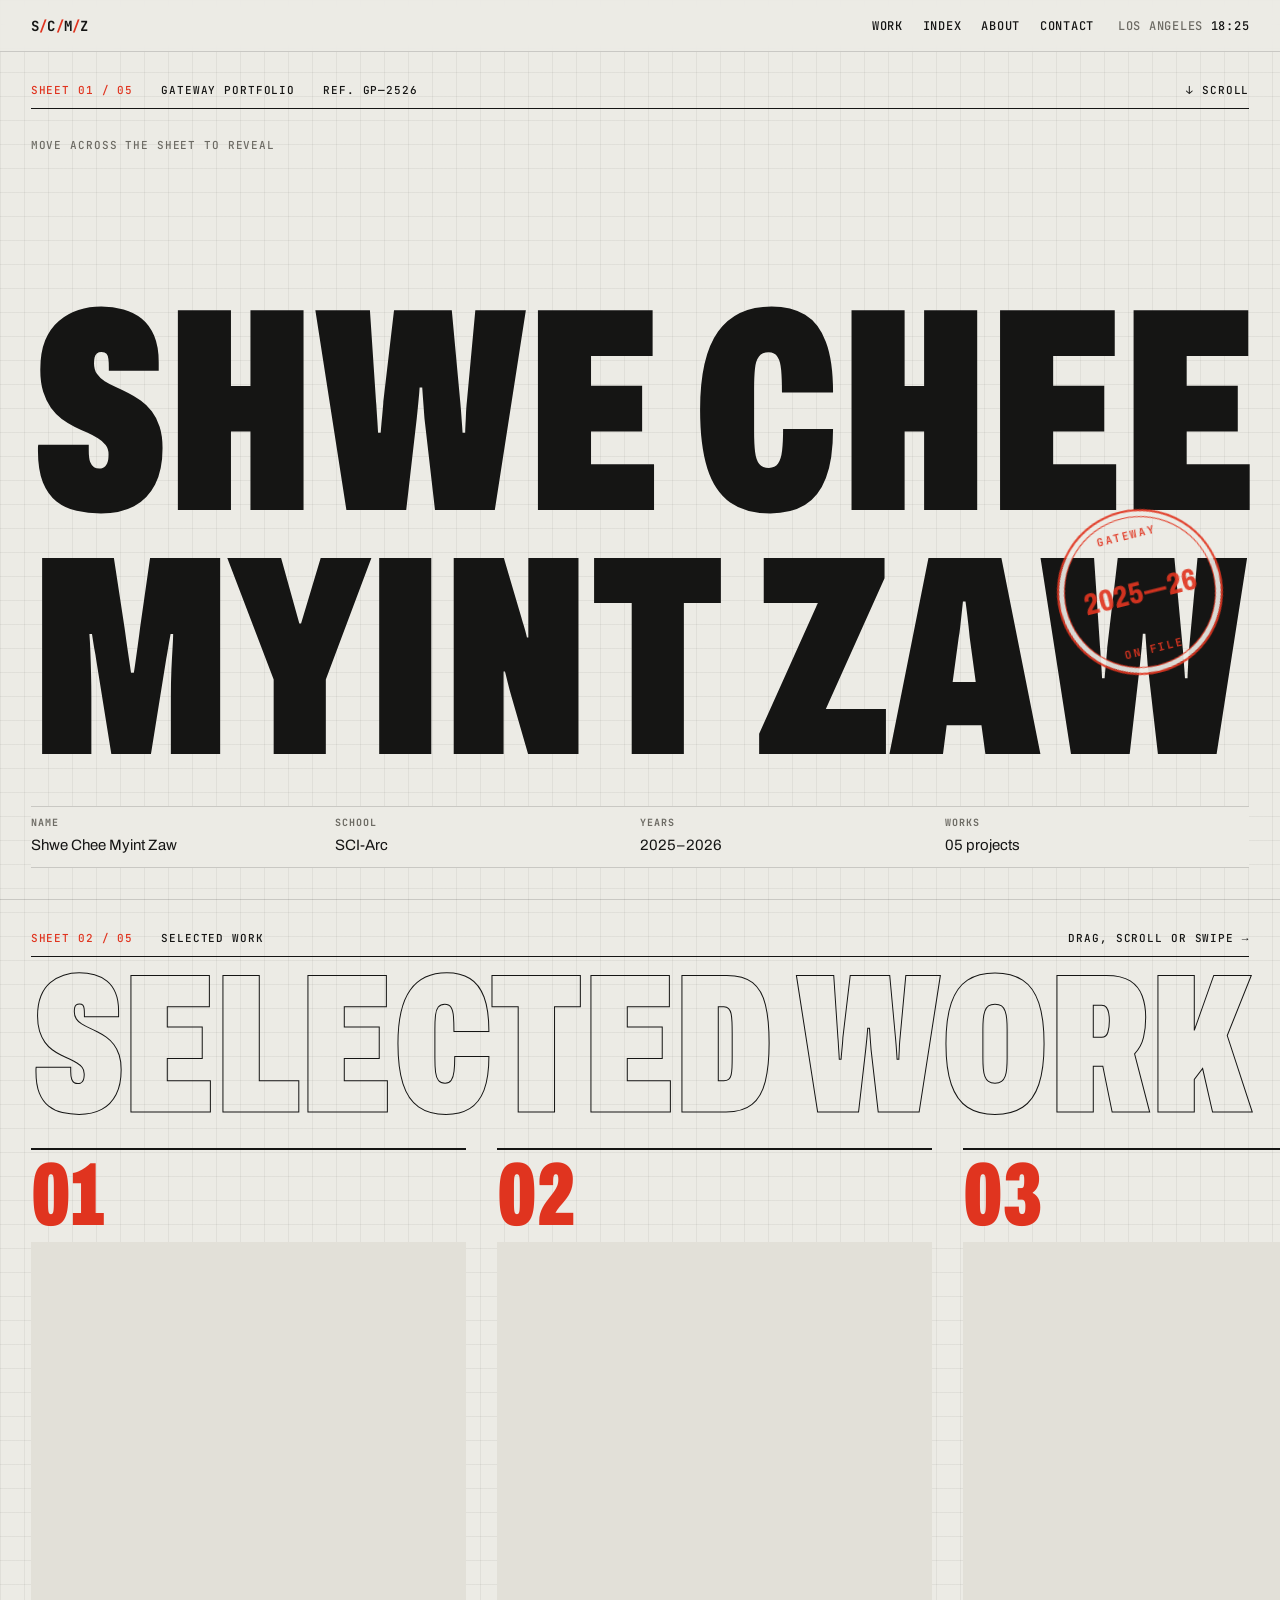
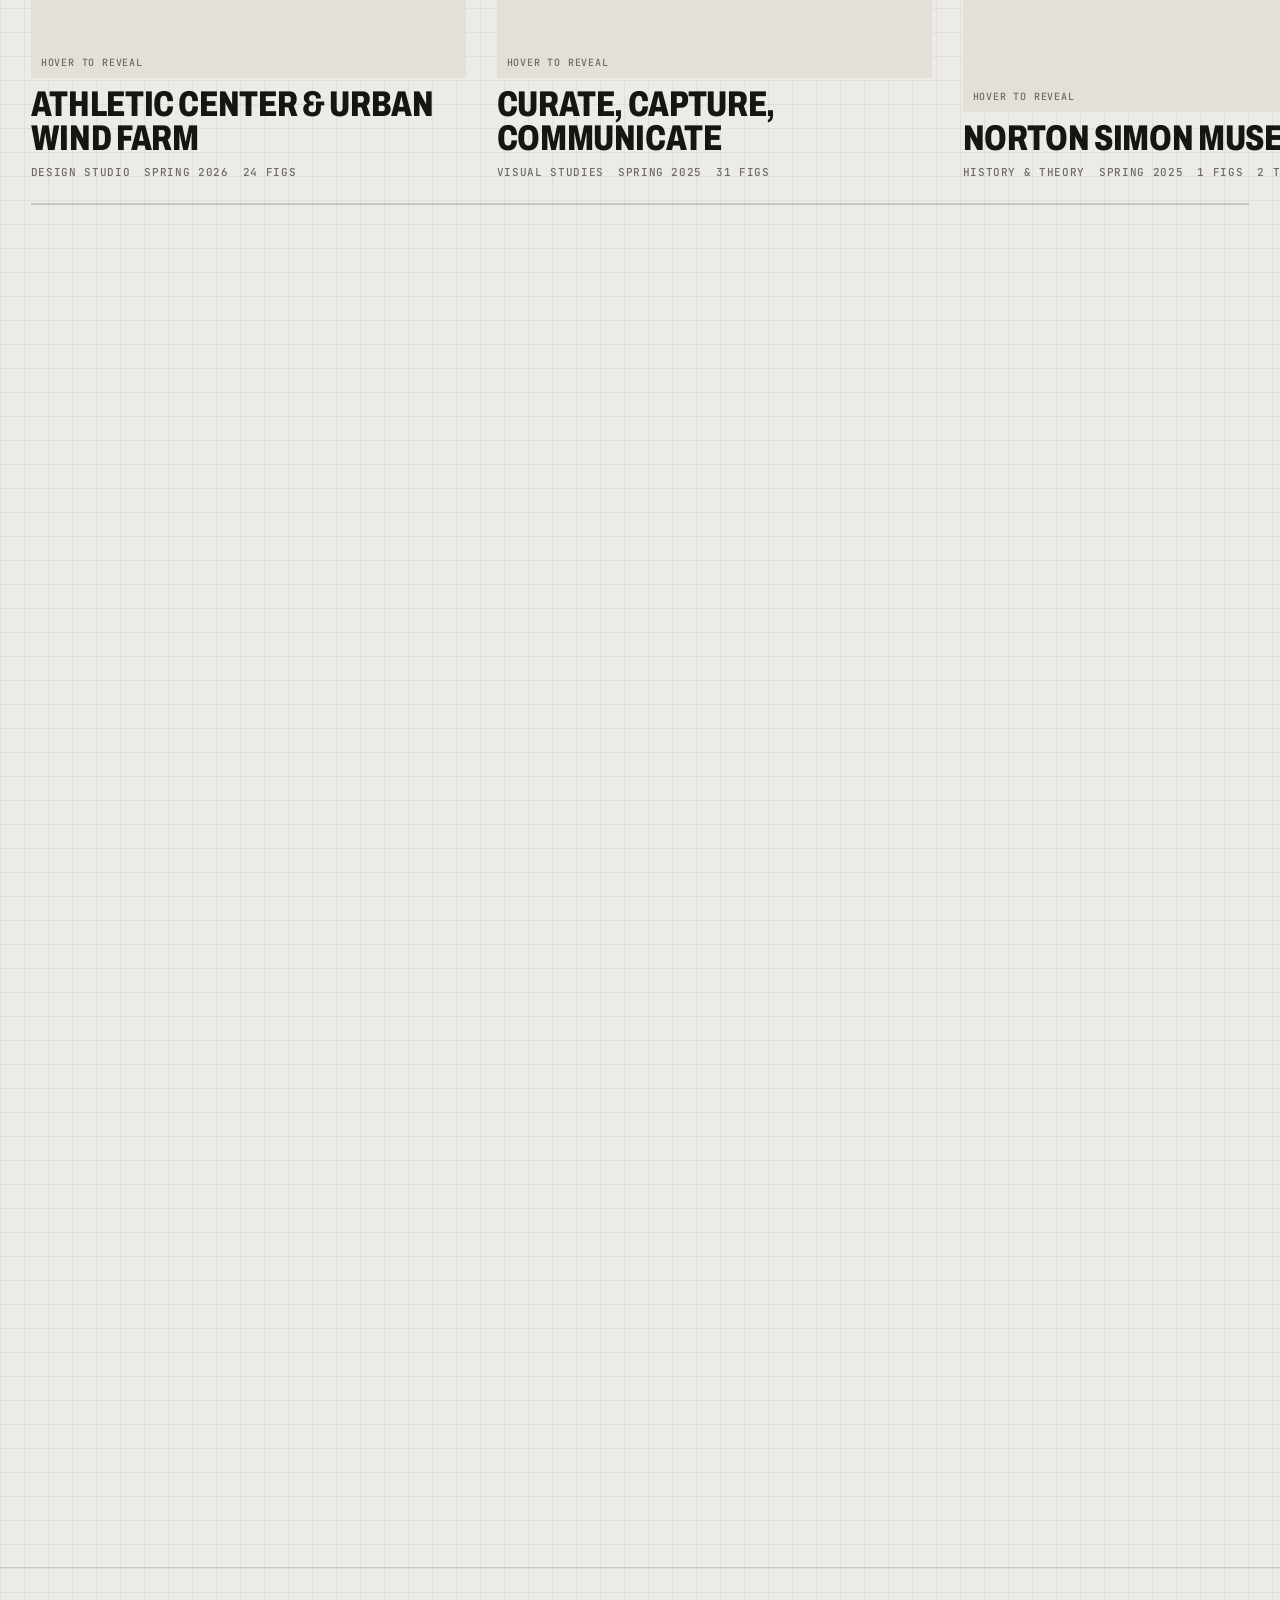
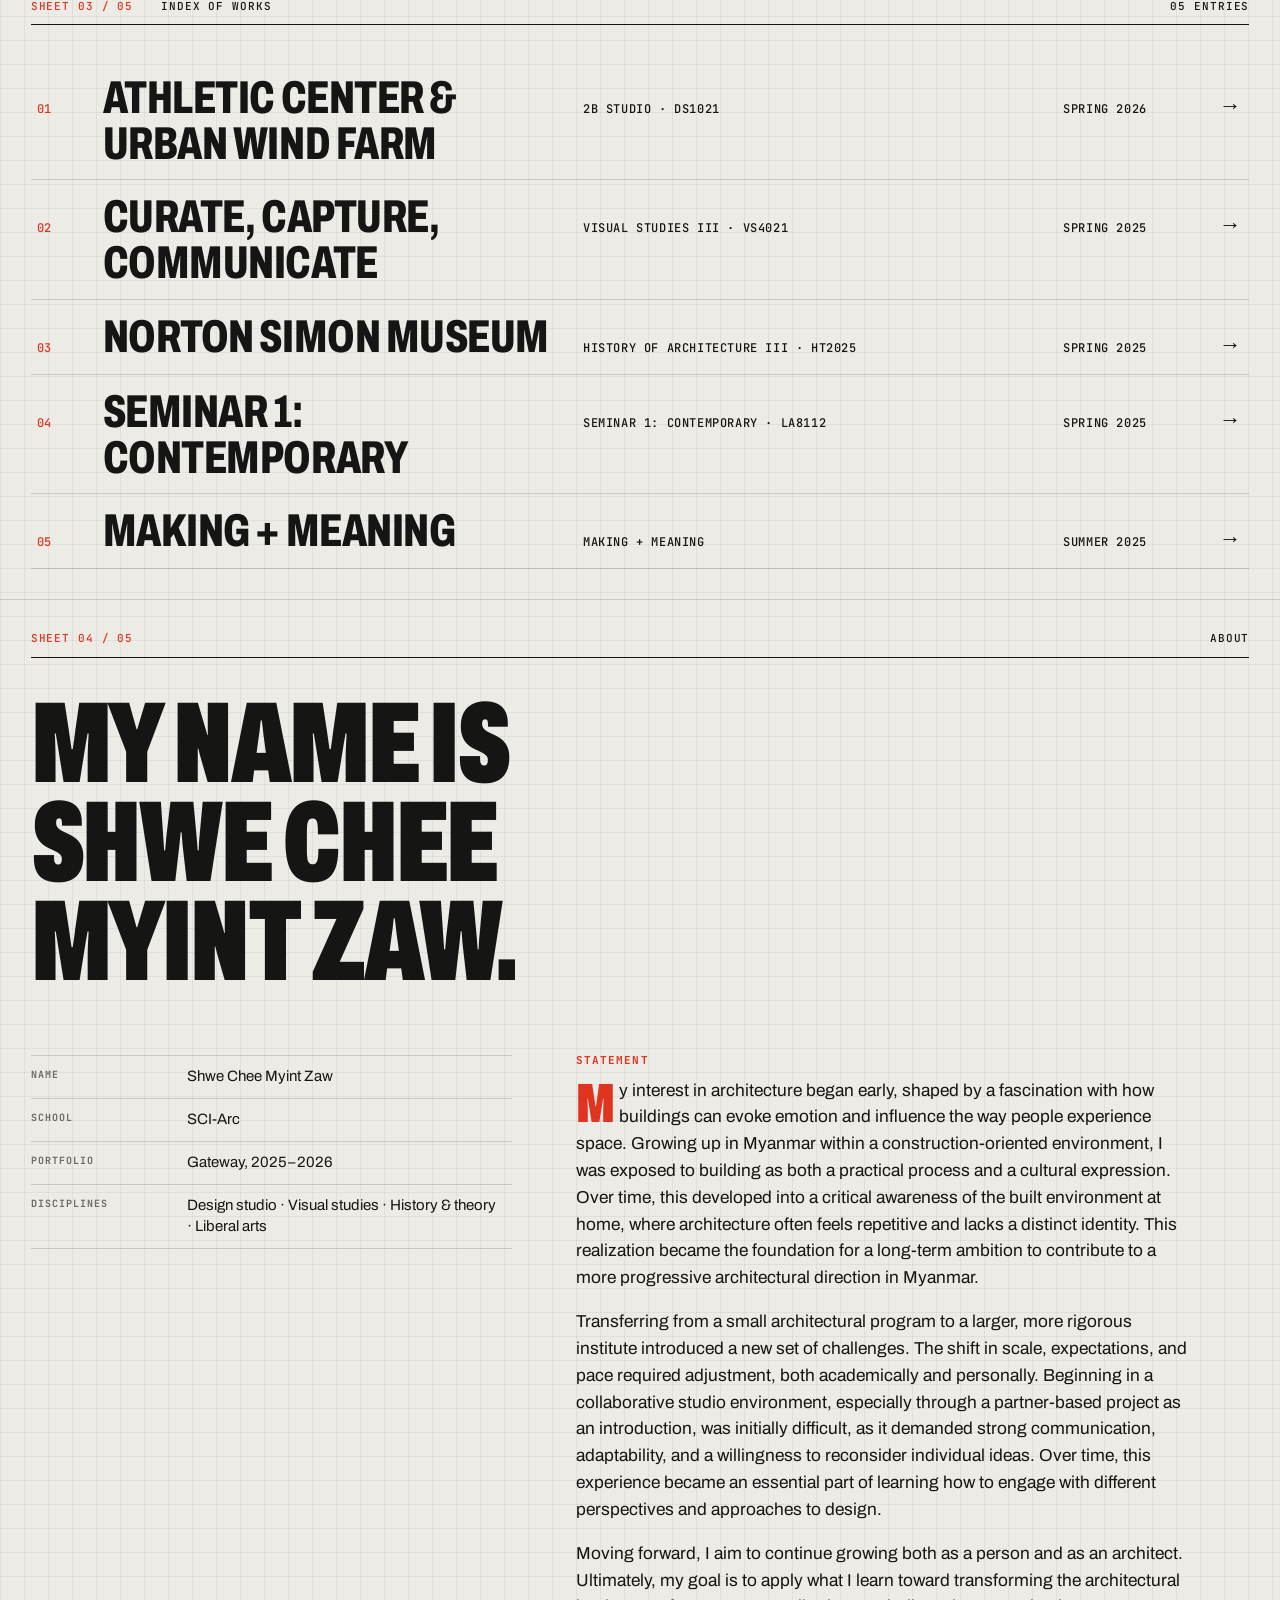
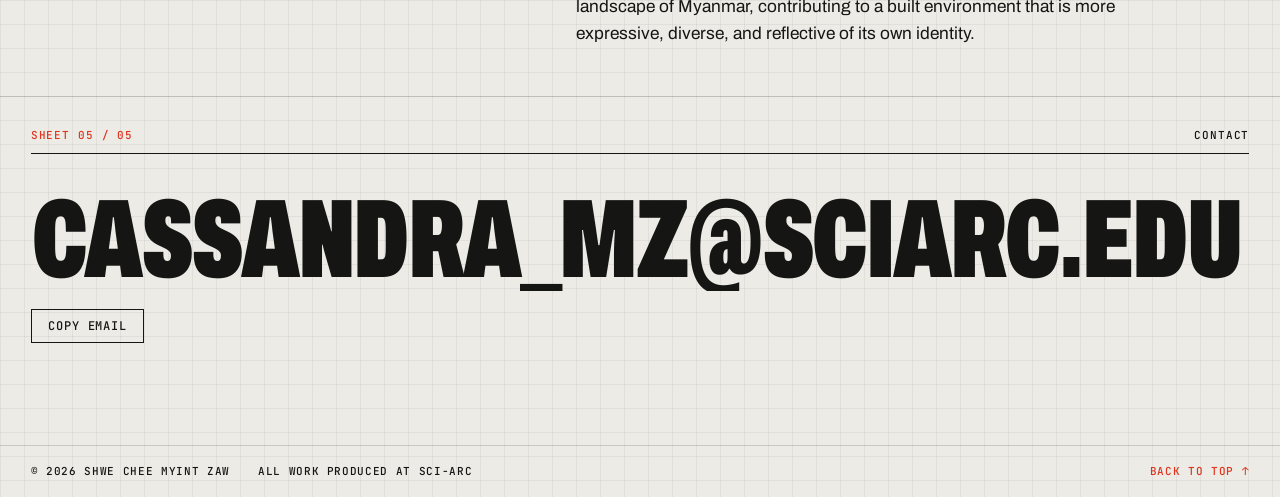
<file: index.html>
<!DOCTYPE html>
<html lang="en">
<head>
<meta charset="utf-8">
<meta name="viewport" content="width=device-width, initial-scale=1, viewport-fit=cover">
<title>Shwe Chee Myint Zaw — Portfolio</title>
<meta name="description" content="Architecture portfolio of Shwe Chee Myint Zaw, SCI-Arc 2025–2026.">
<meta name="theme-color" content="#ecebe5">
<meta property="og:title" content="Shwe Chee Myint Zaw — Portfolio">
<meta property="og:description" content="Architecture portfolio of Shwe Chee Myint Zaw, SCI-Arc 2025–2026.">
<link rel="icon" href="assets/favicon.svg" type="image/svg+xml">
<link rel="stylesheet" href="assets/css/style.css">
<script>document.documentElement.classList.add('js')</script>
</head>
<body id="top" class="home">
<header class="topbar">
  <a class="tb-mark" href="index.html" aria-label="Home">S<span>/</span>C<span>/</span>M<span>/</span>Z</a>
  
  <nav class="tb-nav" aria-label="Main"><a href="index.html#work">Work</a><a href="index.html#index">Index</a><a href="index.html#about">About</a><a href="index.html#contact">Contact</a></nav>
  <span class="tb-clock" aria-hidden="true">LOS ANGELES <b data-clock>--:--</b></span>
</header>
<main>
<section class="hero sheet" id="hero" data-lens='["assets/img/athletic-center/render-8.webp", "assets/img/visual-studies-iii/capture-cc-run4.webp", "assets/img/norton-simon-museum/norton-simon.webp", "assets/img/making-meaning/mm-realistic.webp", "assets/img/visual-studies-iii/capture-cc-run5.webp", "assets/img/making-meaning/mm-collage-2.webp", "assets/img/athletic-center/render-10.webp"]'>
  <div class="sheet-meta"><span>Sheet 01 / 05</span><span>Gateway Portfolio</span><span class="hide-sm">Ref. GP&mdash;2526</span><span>&darr; Scroll</span></div>
  <h1 class="hero-name" aria-label="Shwe Chee Myint Zaw">
    <span class="fit line" data-split>Shwe Chee</span>
    <span class="fit line" data-split>Myint Zaw</span>
  </h1>
  <div class="lens" aria-hidden="true"><div class="lens-img"></div></div>
  <p class="lens-hint" aria-hidden="true"><span class="fine">Move across the sheet to reveal</span><span class="coarse">Touch &amp; drag to reveal</span></p>
  <dl class="fields hero-fields">
    <div class="field"><dt>Name</dt><dd>Shwe Chee Myint Zaw</dd></div>
    <div class="field"><dt>School</dt><dd>SCI-Arc</dd></div>
    <div class="field"><dt>Years</dt><dd>2025–2026</dd></div>
    <div class="field"><dt>Works</dt><dd>05 projects</dd></div>
  </dl>
  <div class="stamp" aria-hidden="true"><span>Gateway</span><b>2025&mdash;26</b><span>On file</span></div>
</section>

<section class="sheet work" id="work">
  <div class="sheet-meta"><span>Sheet 02 / 05</span><span>Selected work</span><span class="hide-sm">Drag, scroll or swipe &rarr;</span></div>
  <div class="hscroll" data-hscroll>
    <div class="hs-sticky">
      <h2 class="work-title"><span class="fit">Selected Work</span></h2>
      <div class="hs-track">
        <a class="card" href="projects/athletic-center.html">
      <span class="card-no">01</span>
      <span class="card-media"><img class="card-ghost" src="assets/img/athletic-center/render-8-sm.webp" srcset="assets/img/athletic-center/render-8-sm.webp 720w, assets/img/athletic-center/render-8.webp 1600w" sizes="(max-width: 760px) 80vw, 40vw" width="1600" height="900" alt="" loading="lazy" decoding="async" data-full="assets/img/athletic-center/render-8.webp"><img class="card-img" src="assets/img/athletic-center/render-8-sm.webp" srcset="assets/img/athletic-center/render-8-sm.webp 720w, assets/img/athletic-center/render-8.webp 1600w" sizes="(max-width: 760px) 80vw, 40vw" width="1600" height="900" alt="Athletic Center &amp; Urban Wind Farm" loading="lazy" decoding="async" data-full="assets/img/athletic-center/render-8.webp"></span>
      <span class="card-title">Athletic Center &amp; Urban Wind Farm</span>
      <span class="card-meta"><span>Design Studio</span><span>Spring 2026</span><span>24 figs</span></span>
    </a><a class="card" href="projects/visual-studies-iii.html">
      <span class="card-no">02</span>
      <span class="card-media"><img class="card-ghost" src="assets/img/visual-studies-iii/capture-cc-run4-sm.webp" srcset="assets/img/visual-studies-iii/capture-cc-run4-sm.webp 720w, assets/img/visual-studies-iii/capture-cc-run4.webp 1600w" sizes="(max-width: 760px) 80vw, 40vw" width="1600" height="1067" alt="" loading="lazy" decoding="async" data-full="assets/img/visual-studies-iii/capture-cc-run4.webp"><img class="card-img" src="assets/img/visual-studies-iii/capture-cc-run4-sm.webp" srcset="assets/img/visual-studies-iii/capture-cc-run4-sm.webp 720w, assets/img/visual-studies-iii/capture-cc-run4.webp 1600w" sizes="(max-width: 760px) 80vw, 40vw" width="1600" height="1067" alt="Curate, Capture, Communicate" loading="lazy" decoding="async" data-full="assets/img/visual-studies-iii/capture-cc-run4.webp"></span>
      <span class="card-title">Curate, Capture, Communicate</span>
      <span class="card-meta"><span>Visual Studies</span><span>Spring 2025</span><span>31 figs</span></span>
    </a><a class="card" href="projects/norton-simon-museum.html">
      <span class="card-no">03</span>
      <span class="card-media"><img class="card-ghost" src="assets/img/norton-simon-museum/norton-simon-sm.webp" srcset="assets/img/norton-simon-museum/norton-simon-sm.webp 720w, assets/img/norton-simon-museum/norton-simon.webp 1600w" sizes="(max-width: 760px) 80vw, 40vw" width="1600" height="1200" alt="" loading="lazy" decoding="async" data-full="assets/img/norton-simon-museum/norton-simon.webp"><img class="card-img" src="assets/img/norton-simon-museum/norton-simon-sm.webp" srcset="assets/img/norton-simon-museum/norton-simon-sm.webp 720w, assets/img/norton-simon-museum/norton-simon.webp 1600w" sizes="(max-width: 760px) 80vw, 40vw" width="1600" height="1200" alt="Norton Simon Museum" loading="lazy" decoding="async" data-full="assets/img/norton-simon-museum/norton-simon.webp"></span>
      <span class="card-title">Norton Simon Museum</span>
      <span class="card-meta"><span>History &amp; Theory</span><span>Spring 2025</span><span>1 figs</span><span>2 texts</span></span>
    </a><a class="card" href="projects/seminar-contemporary.html">
      <span class="card-no">04</span>
      <span class="card-media card-media-text"><span class="card-text-ghost">Mediascape, according to Arjin Appadurai, is the “distribution of the electronic capabilities to produce and disseminate information (newspapers, magazines, television stations, film production studios, etc.), which are now available to a growing number of private and public interests…</span><span class="card-text">Mediascape, according to Arjin Appadurai, is the “distribution of the electronic capabilities to produce and disseminate information (newspapers, magazines, television stations, film production studios, etc.), which are now available to a growing number of private and public interests…</span></span>
      <span class="card-title">Seminar 1: Contemporary</span>
      <span class="card-meta"><span>Liberal Arts</span><span>Spring 2025</span><span>2 texts</span></span>
    </a><a class="card" href="projects/making-meaning.html">
      <span class="card-no">05</span>
      <span class="card-media"><img class="card-ghost" src="assets/img/making-meaning/mm-realistic-sm.webp" srcset="assets/img/making-meaning/mm-realistic-sm.webp 720w, assets/img/making-meaning/mm-realistic.webp 900w" sizes="(max-width: 760px) 80vw, 40vw" width="900" height="1600" alt="" loading="lazy" decoding="async" data-full="assets/img/making-meaning/mm-realistic.webp"><img class="card-img" src="assets/img/making-meaning/mm-realistic-sm.webp" srcset="assets/img/making-meaning/mm-realistic-sm.webp 720w, assets/img/making-meaning/mm-realistic.webp 900w" sizes="(max-width: 760px) 80vw, 40vw" width="900" height="1600" alt="Making + Meaning" loading="lazy" decoding="async" data-full="assets/img/making-meaning/mm-realistic.webp"></span>
      <span class="card-title">Making + Meaning</span>
      <span class="card-meta"><span>Visual Studies</span><span>Summer 2025</span><span>14 figs</span></span>
    </a>
        <div class="card card-end"><span class="card-no">&rarr;</span><span class="card-title">Full index below</span></div>
      </div>
      <div class="hs-bar"><i></i></div>
    </div>
  </div>
</section>

<section class="sheet" id="index">
  <div class="sheet-meta"><span>Sheet 03 / 05</span><span>Index of works</span><span class="hide-sm">05 entries</span></div>
  <ol class="ix"><li><a href="projects/athletic-center.html" data-preview="assets/img/athletic-center/render-8-sm.webp">
      <span class="ix-no">01</span><span class="ix-title">Athletic Center &amp; Urban Wind Farm</span>
      <span class="ix-course">2B Studio · DS1021</span>
      <span class="ix-term">Spring 2026</span><span class="ix-go" aria-hidden="true">&rarr;</span></a></li><li><a href="projects/visual-studies-iii.html" data-preview="assets/img/visual-studies-iii/capture-cc-run4-sm.webp">
      <span class="ix-no">02</span><span class="ix-title">Curate, Capture, Communicate</span>
      <span class="ix-course">Visual Studies III · VS4021</span>
      <span class="ix-term">Spring 2025</span><span class="ix-go" aria-hidden="true">&rarr;</span></a></li><li><a href="projects/norton-simon-museum.html" data-preview="assets/img/norton-simon-museum/norton-simon-sm.webp">
      <span class="ix-no">03</span><span class="ix-title">Norton Simon Museum</span>
      <span class="ix-course">History of Architecture III · HT2025</span>
      <span class="ix-term">Spring 2025</span><span class="ix-go" aria-hidden="true">&rarr;</span></a></li><li><a href="projects/seminar-contemporary.html">
      <span class="ix-no">04</span><span class="ix-title">Seminar 1: Contemporary</span>
      <span class="ix-course">Seminar 1: Contemporary · LA8112</span>
      <span class="ix-term">Spring 2025</span><span class="ix-go" aria-hidden="true">&rarr;</span></a></li><li><a href="projects/making-meaning.html" data-preview="assets/img/making-meaning/mm-realistic-sm.webp">
      <span class="ix-no">05</span><span class="ix-title">Making + Meaning</span>
      <span class="ix-course">Making + Meaning</span>
      <span class="ix-term">Summer 2025</span><span class="ix-go" aria-hidden="true">&rarr;</span></a></li></ol>
</section>

<section class="sheet about" id="about">
  <div class="sheet-meta"><span>Sheet 04 / 05</span><span>About</span></div>
  <p class="about-big rv">My name is Shwe Chee Myint Zaw.</p>
  <div class="about-grid">
    <dl class="fields fields-stack rv">
      <div class="field"><dt>Name</dt><dd>Shwe Chee Myint Zaw</dd></div>
      <div class="field"><dt>School</dt><dd>SCI-Arc</dd></div>
      <div class="field"><dt>Portfolio</dt><dd>Gateway, 2025–2026</dd></div>
      <div class="field"><dt>Disciplines</dt><dd>Design studio · Visual studies · History &amp; theory · Liberal arts</dd></div>
    </dl>
    <div class="statement rv"><h3>Statement</h3><p>My interest in architecture began early, shaped by a fascination with how buildings can evoke emotion and influence the way people experience space. Growing up in Myanmar within a construction-oriented environment, I was exposed to building as both a practical process and a cultural expression. Over time, this developed into a critical awareness of the built environment at home, where architecture often feels repetitive and lacks a distinct identity. This realization became the foundation for a long-term ambition to contribute to a more progressive architectural direction in Myanmar.</p><p>Transferring from a small architectural program to a larger, more rigorous institute introduced a new set of challenges. The shift in scale, expectations, and pace required adjustment, both academically and personally. Beginning in a collaborative studio environment, especially through a partner-based project as an introduction, was initially difficult, as it demanded strong communication, adaptability, and a willingness to reconsider individual ideas. Over time, this experience became an essential part of learning how to engage with different perspectives and approaches to design.</p><p>Moving forward, I aim to continue growing both as a person and as an architect. Ultimately, my goal is to apply what I learn toward transforming the architectural landscape of Myanmar, contributing to a built environment that is more expressive, diverse, and reflective of its own identity.</p></div>
  </div>
</section>

<section class="sheet contact" id="contact">
  <div class="sheet-meta"><span>Sheet 05 / 05</span><span>Contact</span></div>
  <a class="mail fit" href="mailto:cassandra_mz@sciarc.edu">cassandra_mz@sciarc.edu</a>
  <button class="copy" data-copy="cassandra_mz@sciarc.edu">Copy email</button>
</section>
</main>
<footer class="foot">
  <span>&copy; 2026 Shwe Chee Myint Zaw</span>
  <span>All work produced at SCI-Arc</span>
  <a href="#top" data-top>Back to top &uarr;</a>
</footer>
<div class="lightbox" hidden aria-modal="true" role="dialog" aria-label="Image viewer">
  <button class="lb-close" aria-label="Close">Close &times;</button>
  <button class="lb-prev" aria-label="Previous image">&larr;</button>
  <figure><img alt=""><figcaption></figcaption></figure>
  <button class="lb-next" aria-label="Next image">&rarr;</button>
</div>
<div class="cursor-preview" aria-hidden="true"><img alt=""></div>
<script src="assets/js/main.js" defer></script>
</body>
</html>
</file>
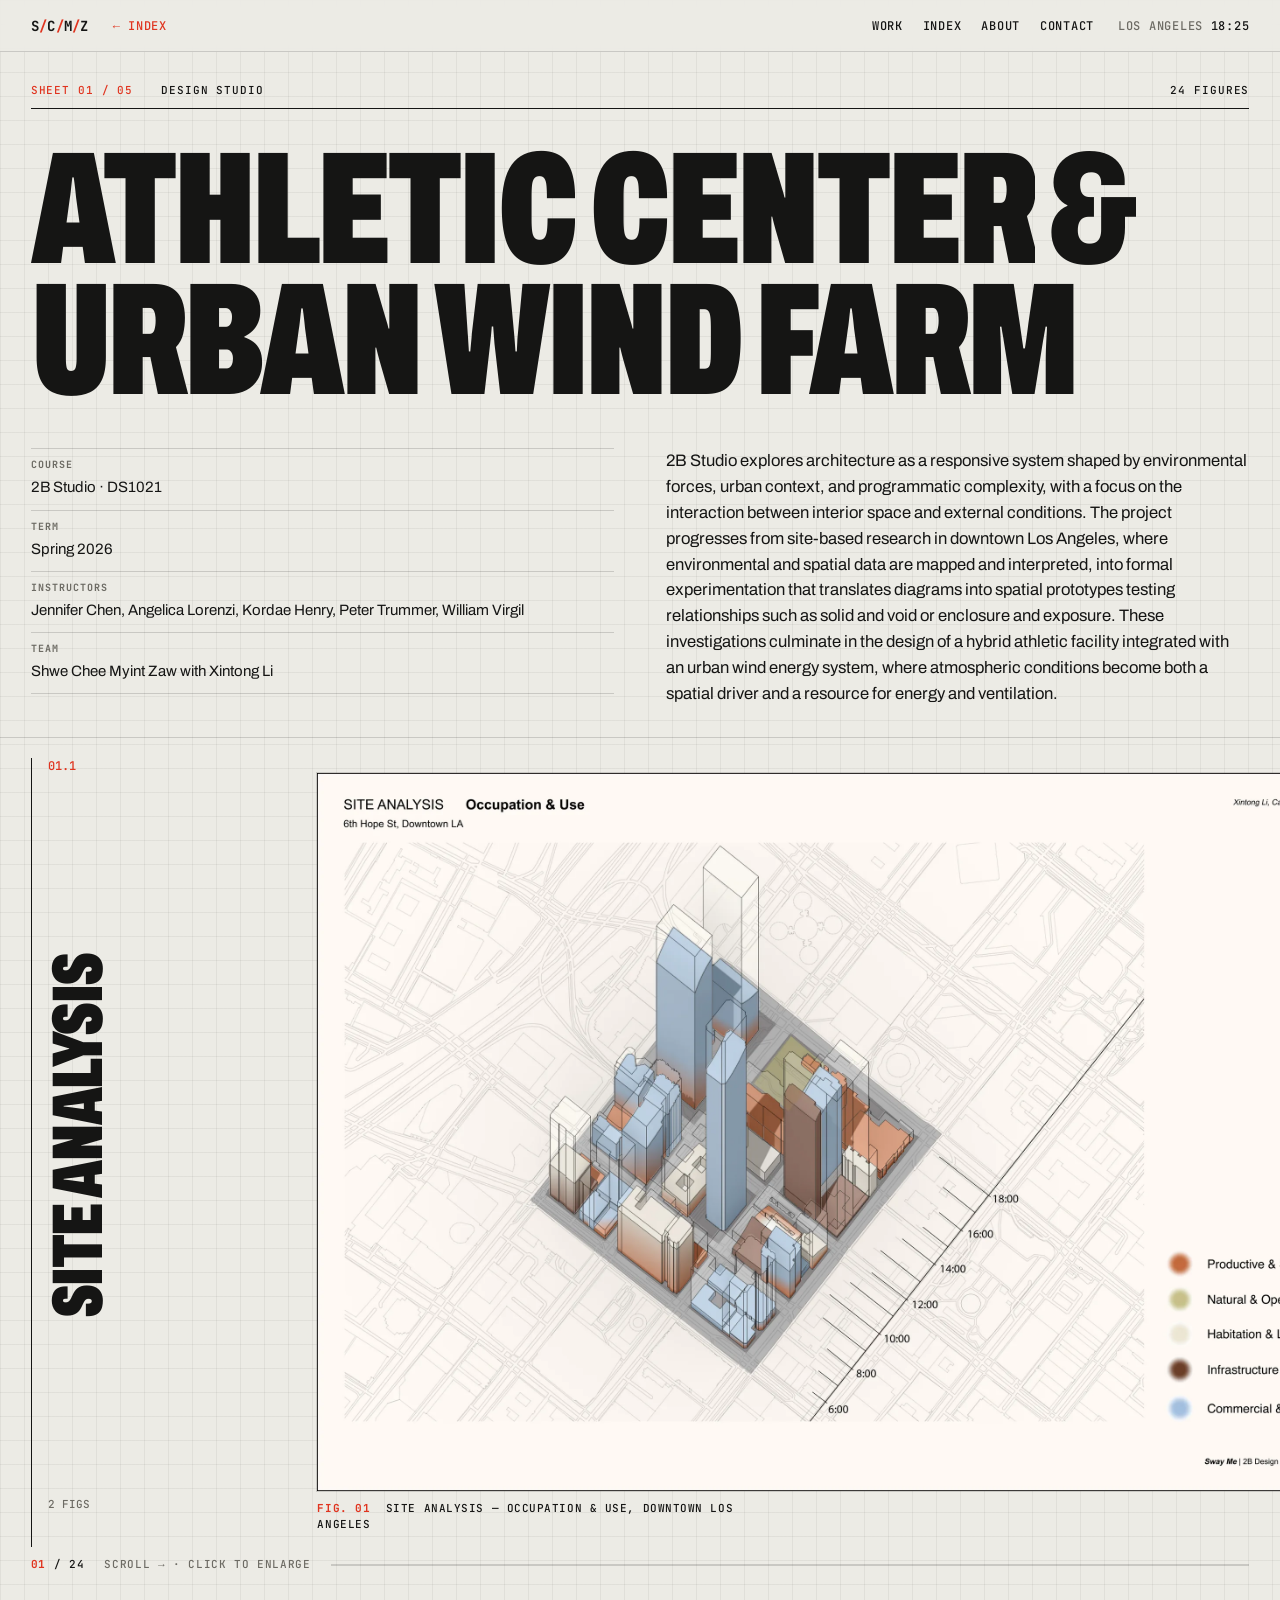
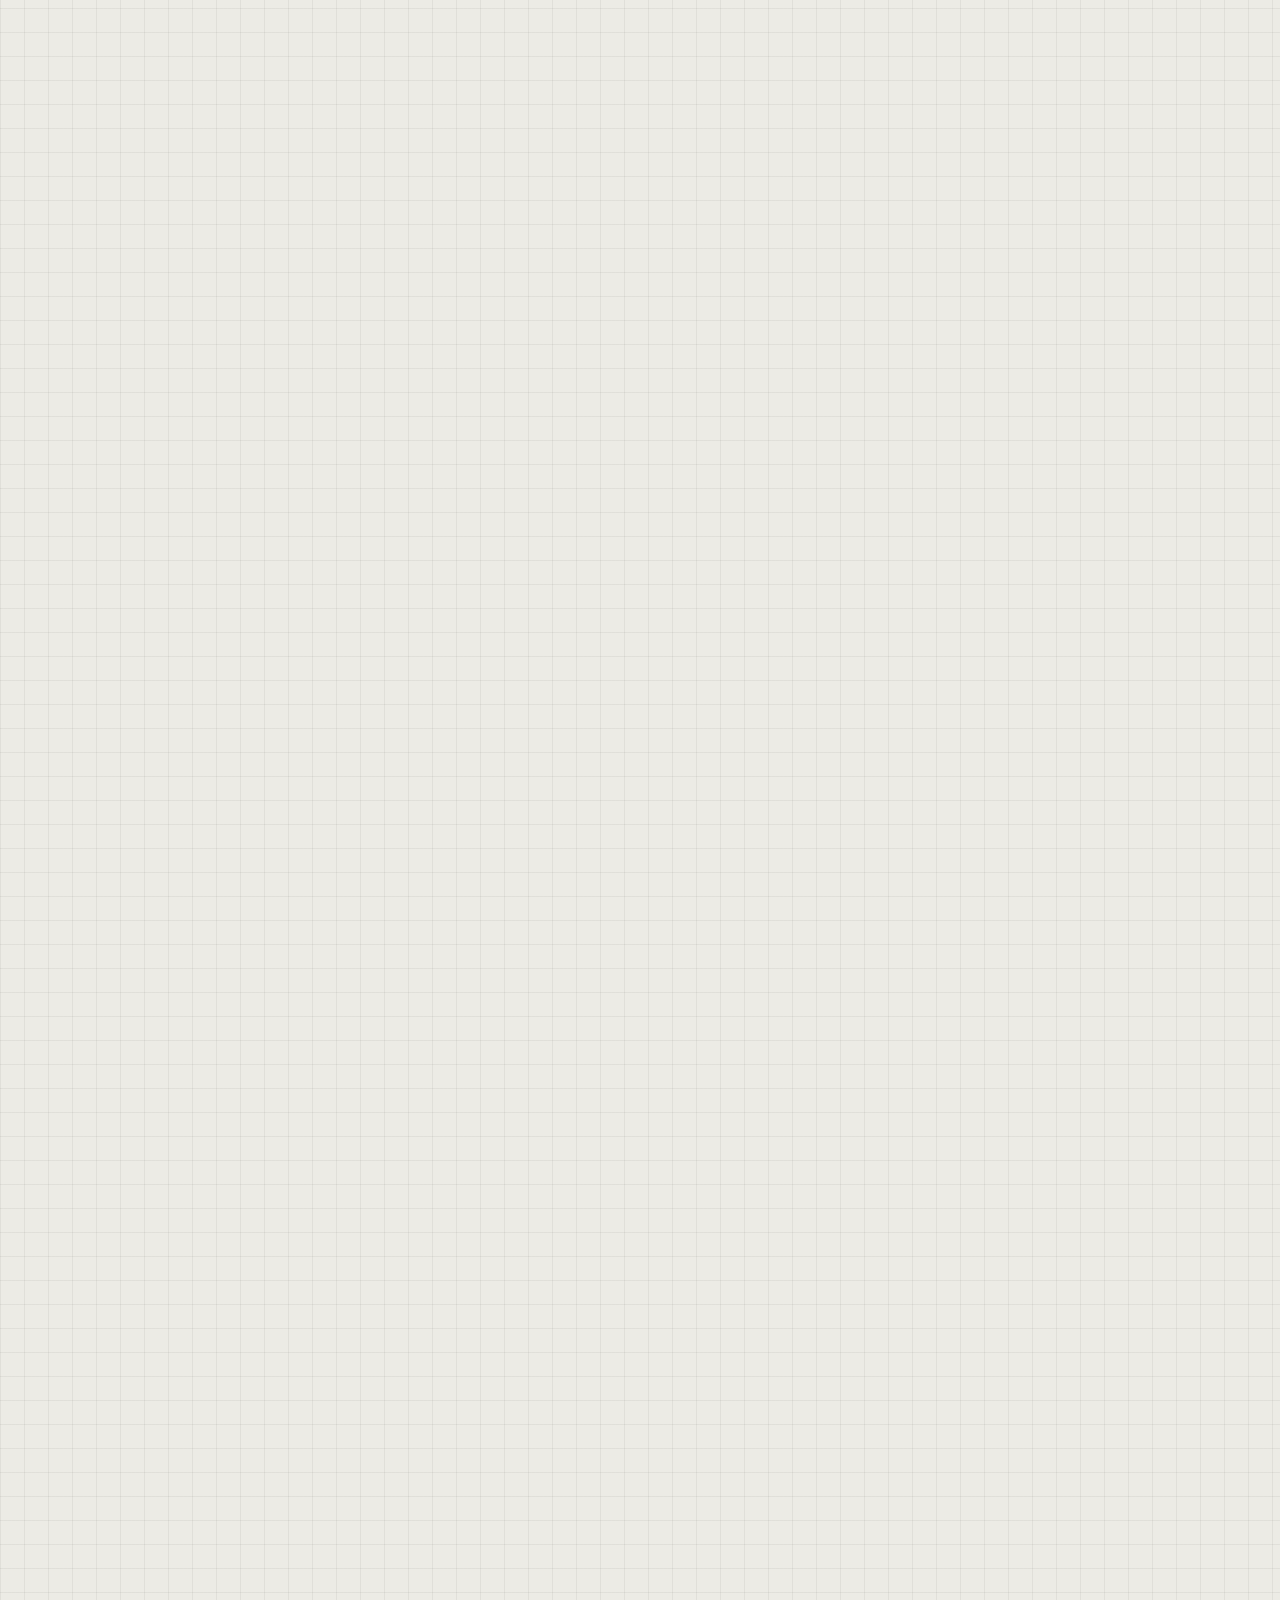
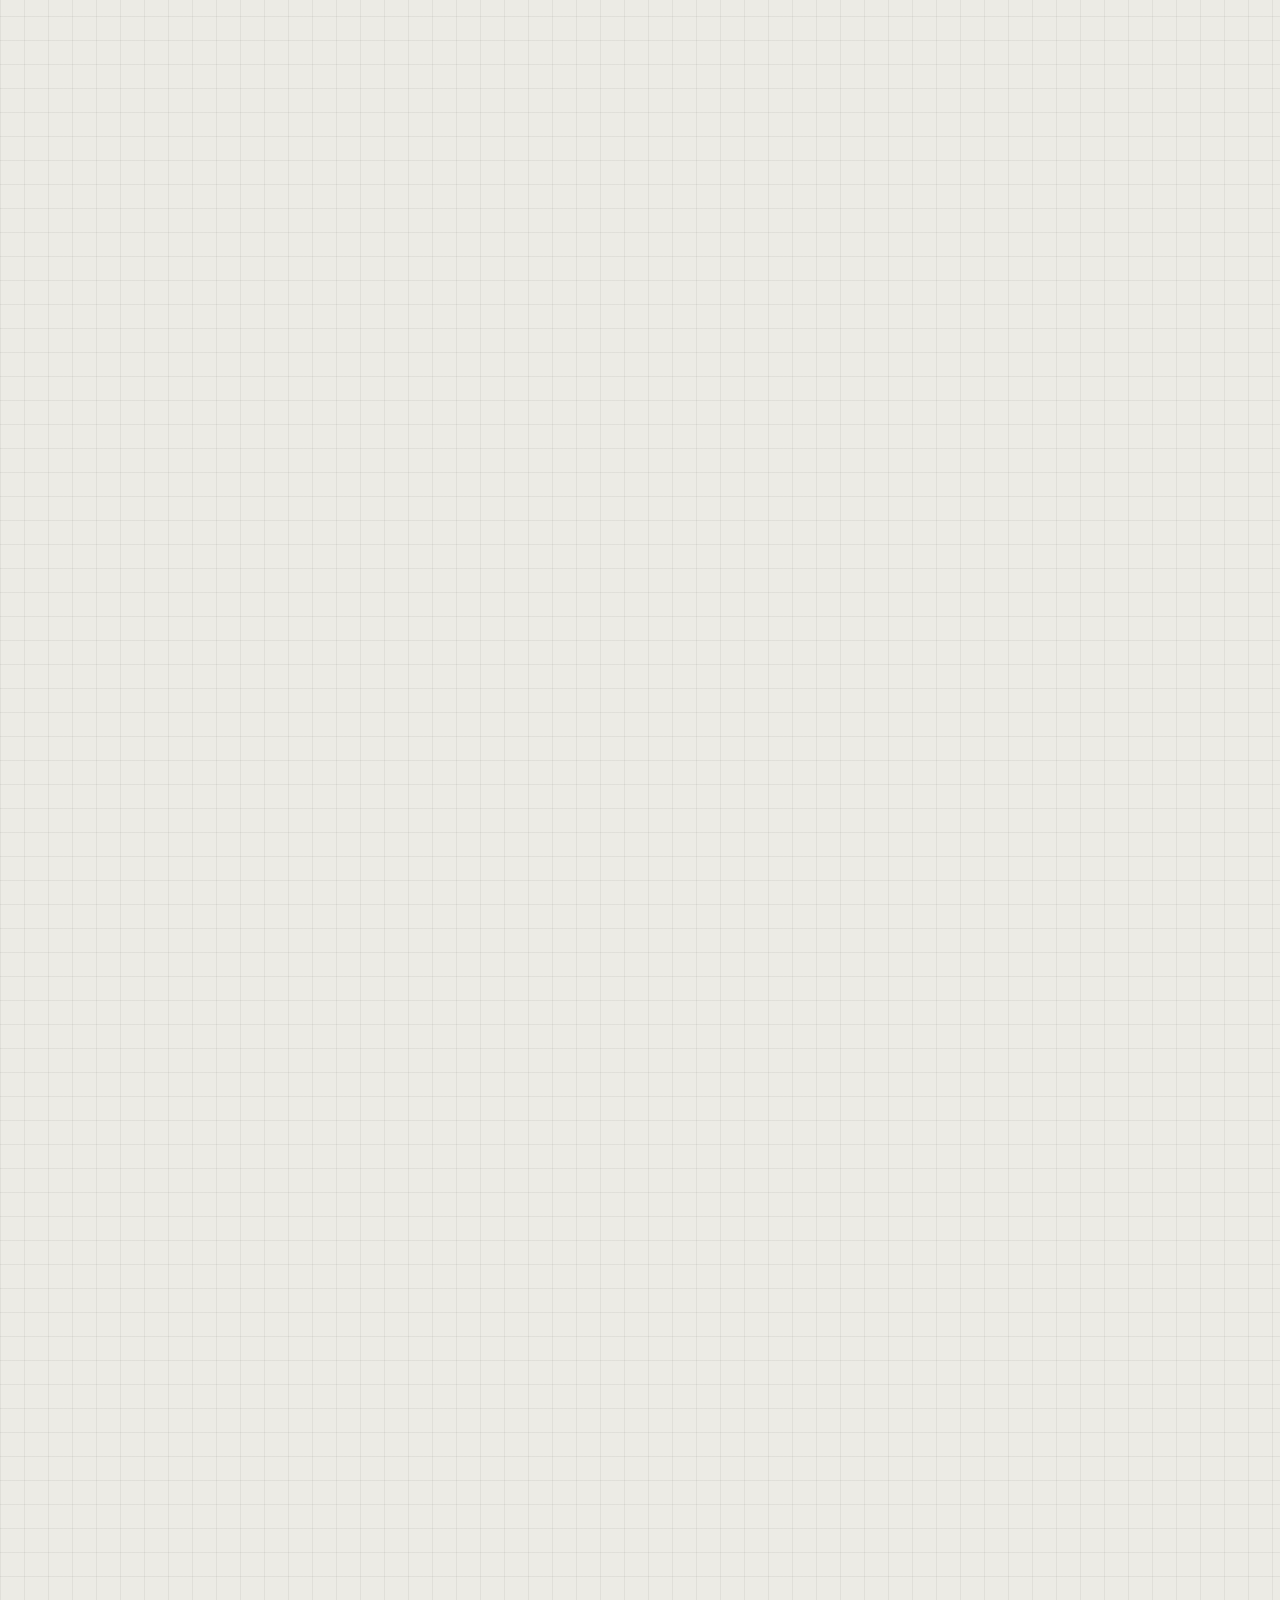
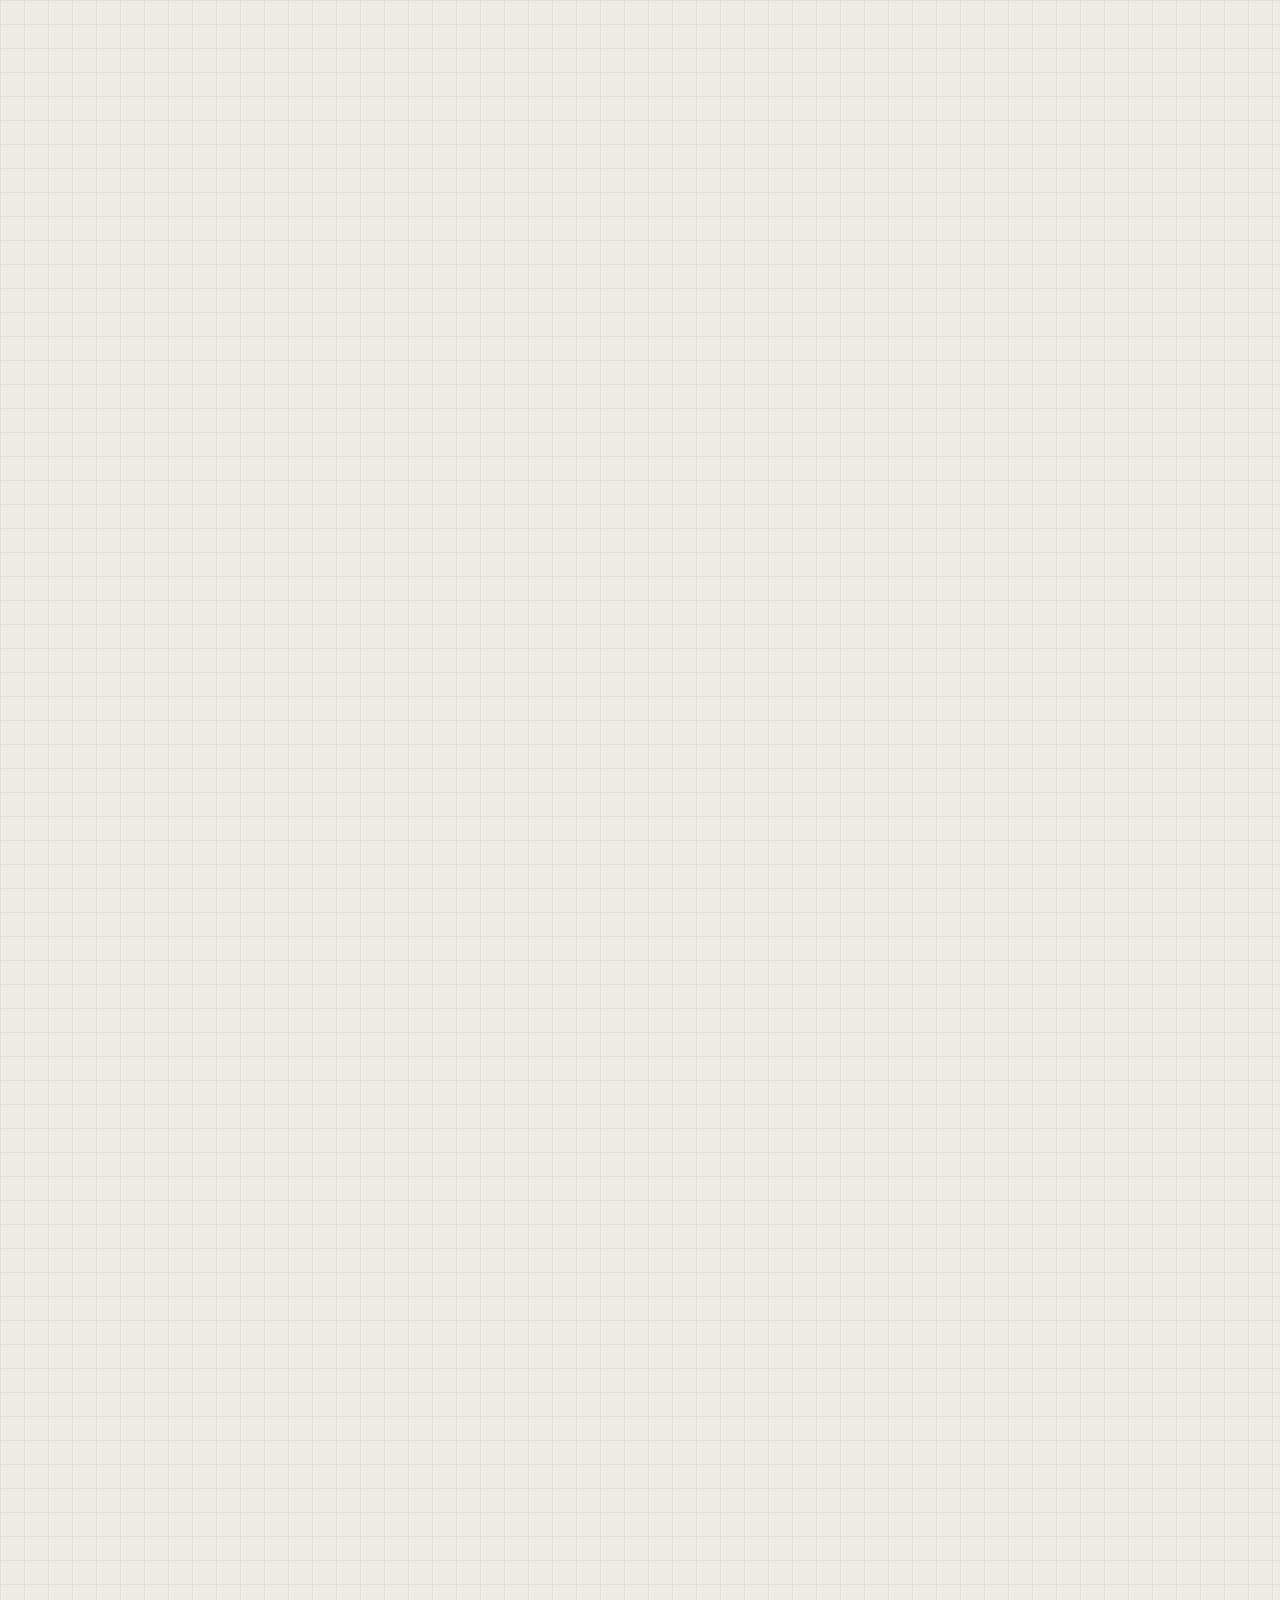
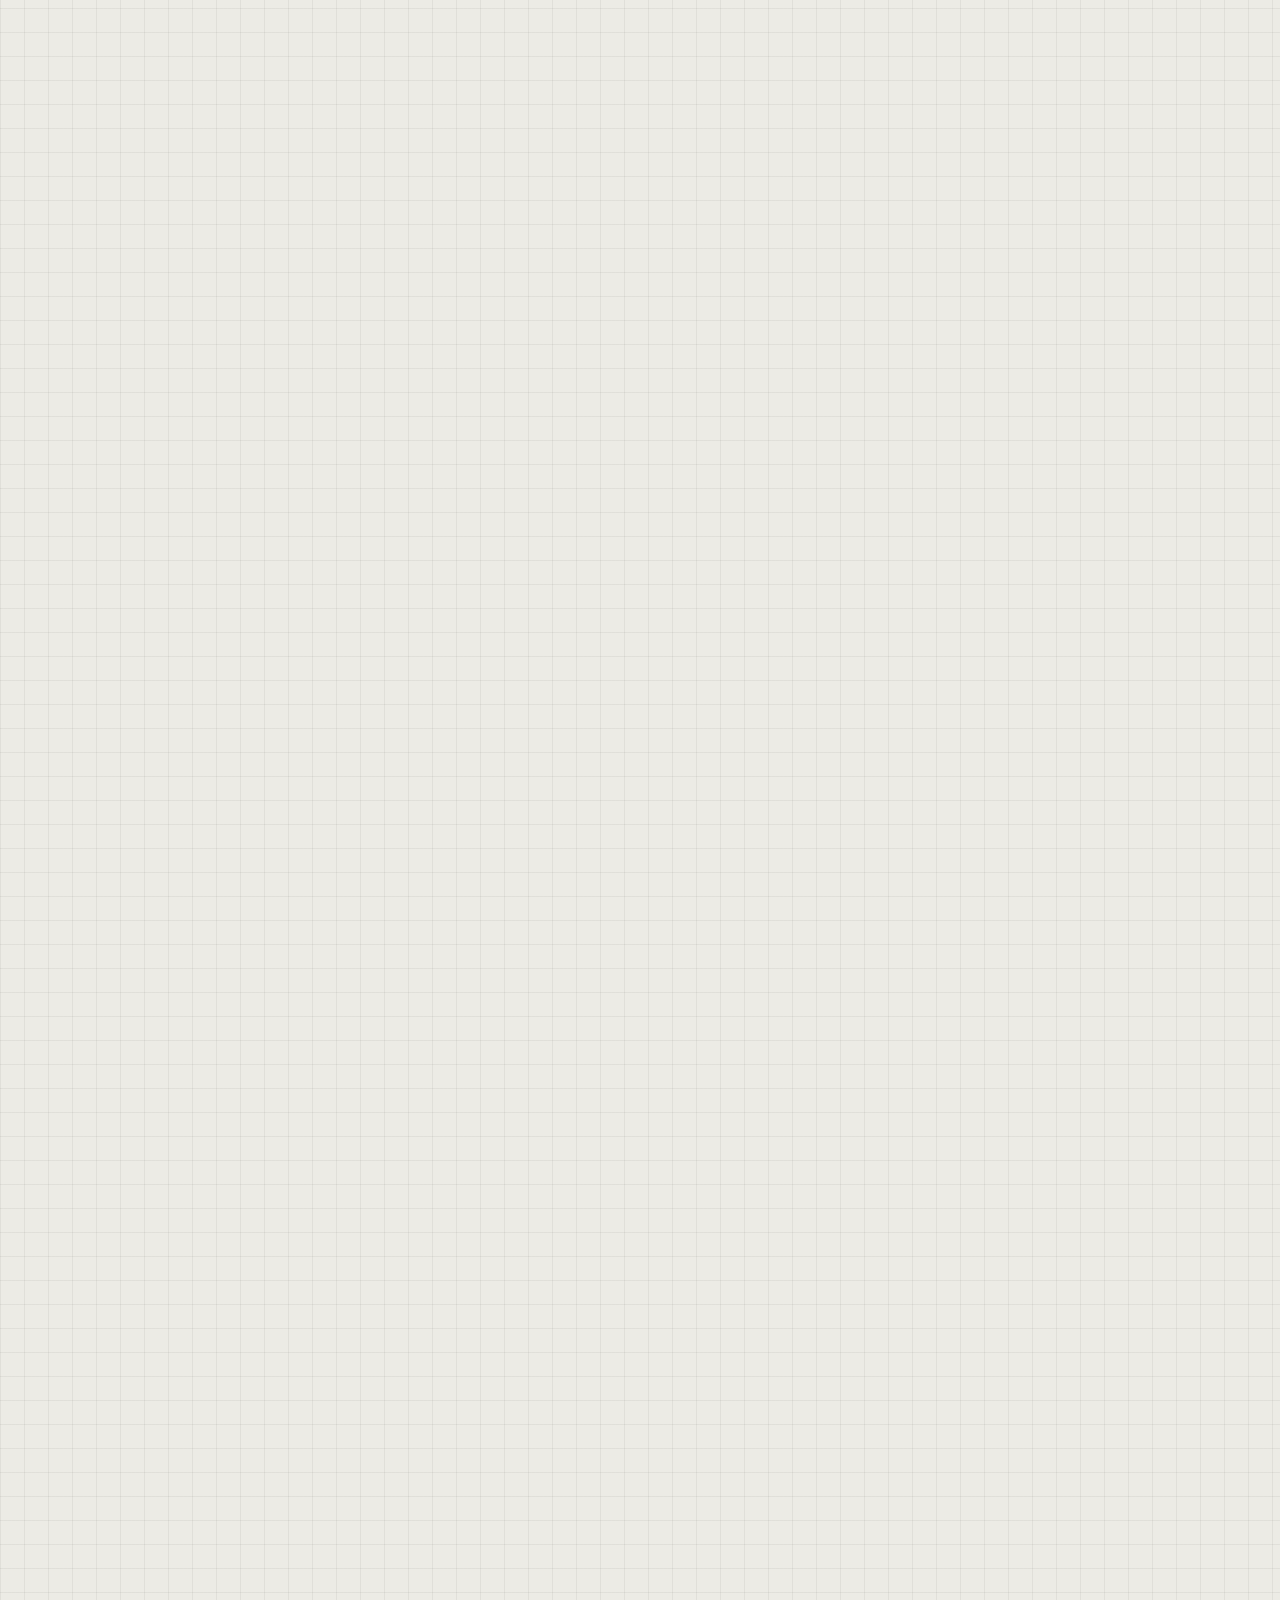
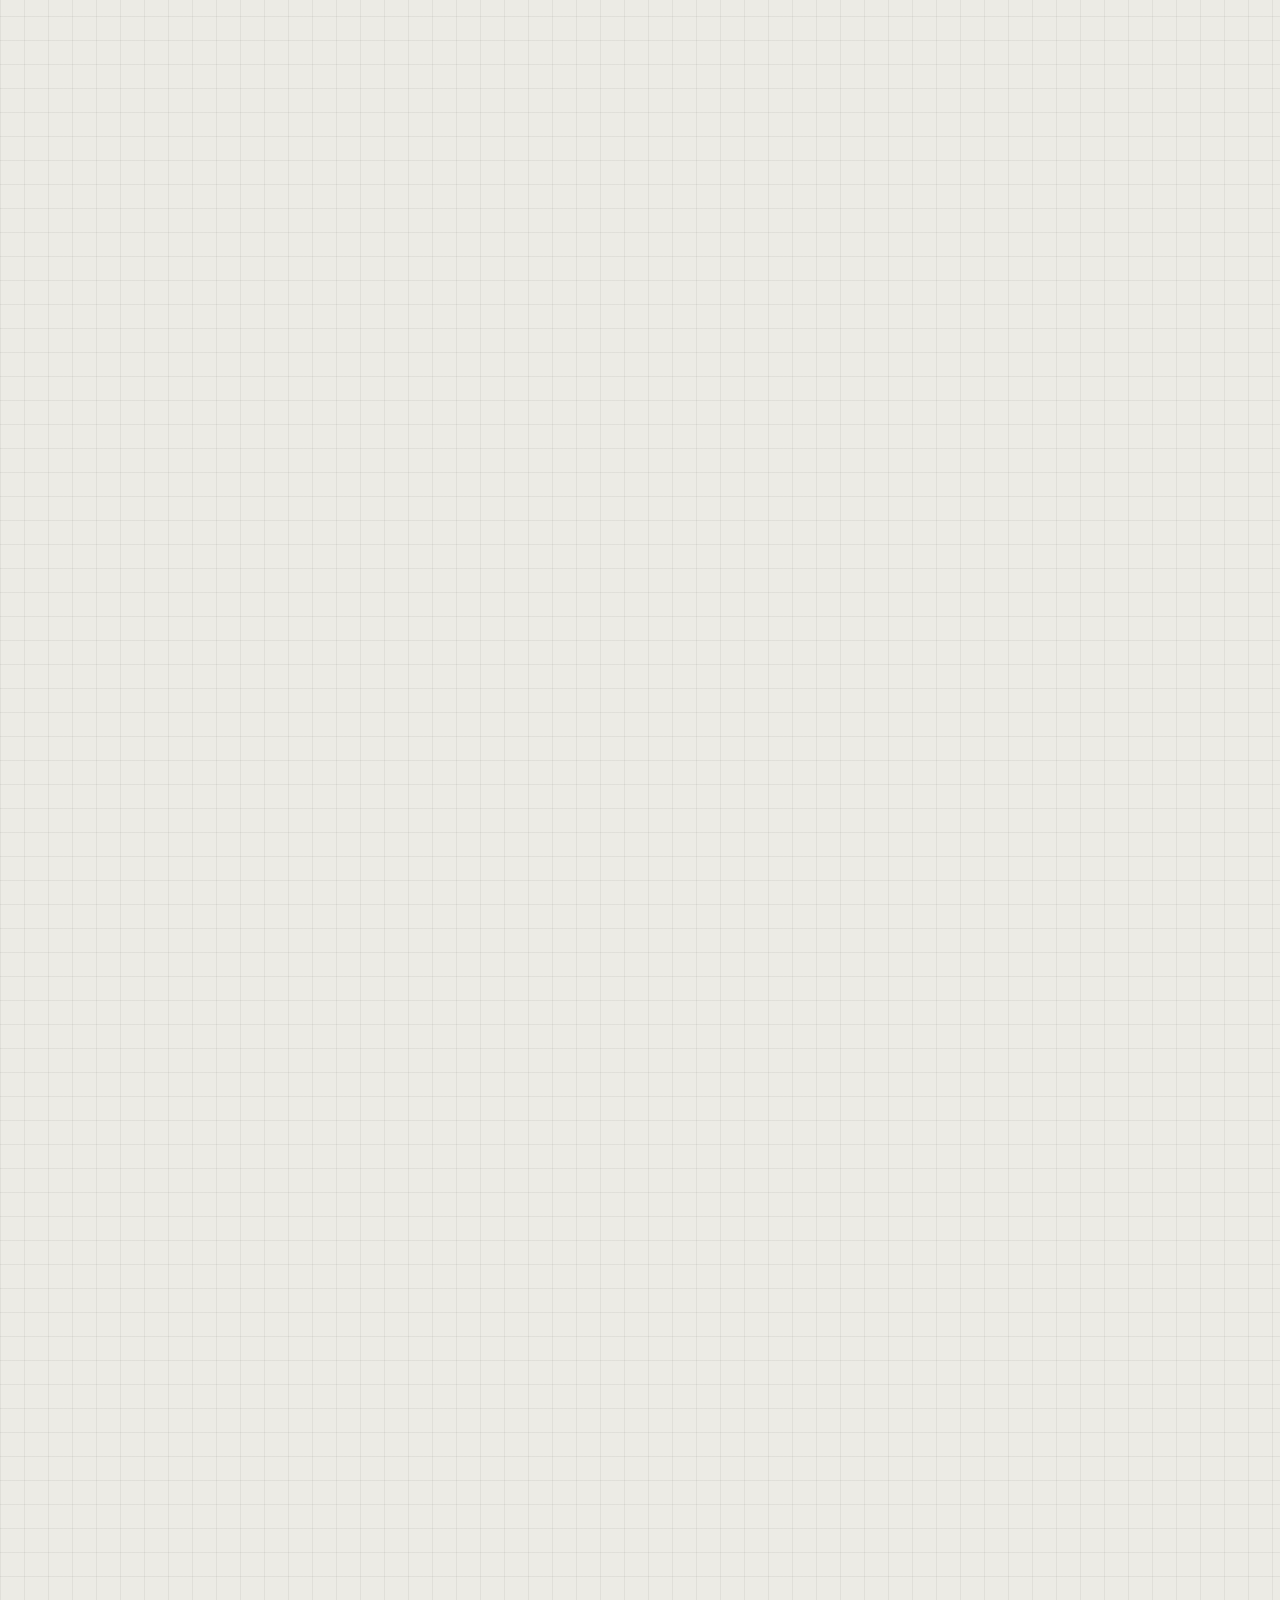
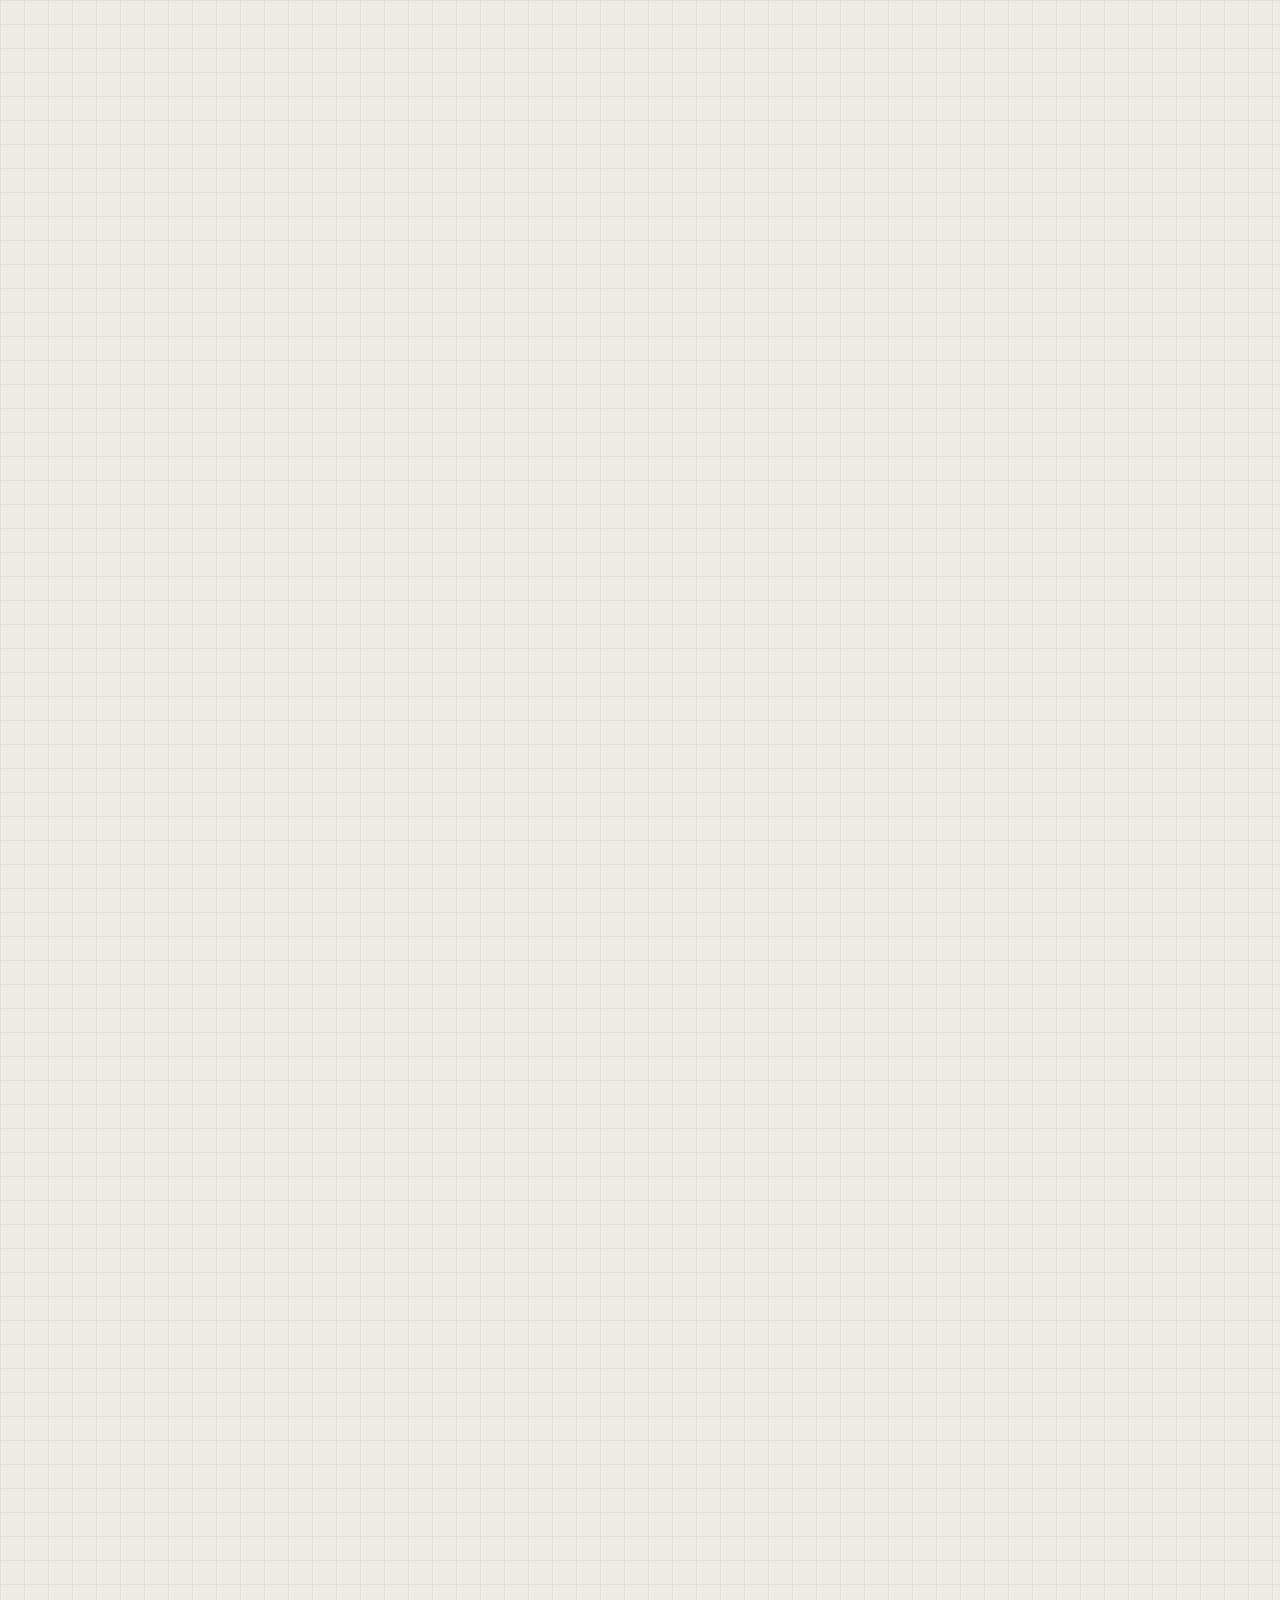
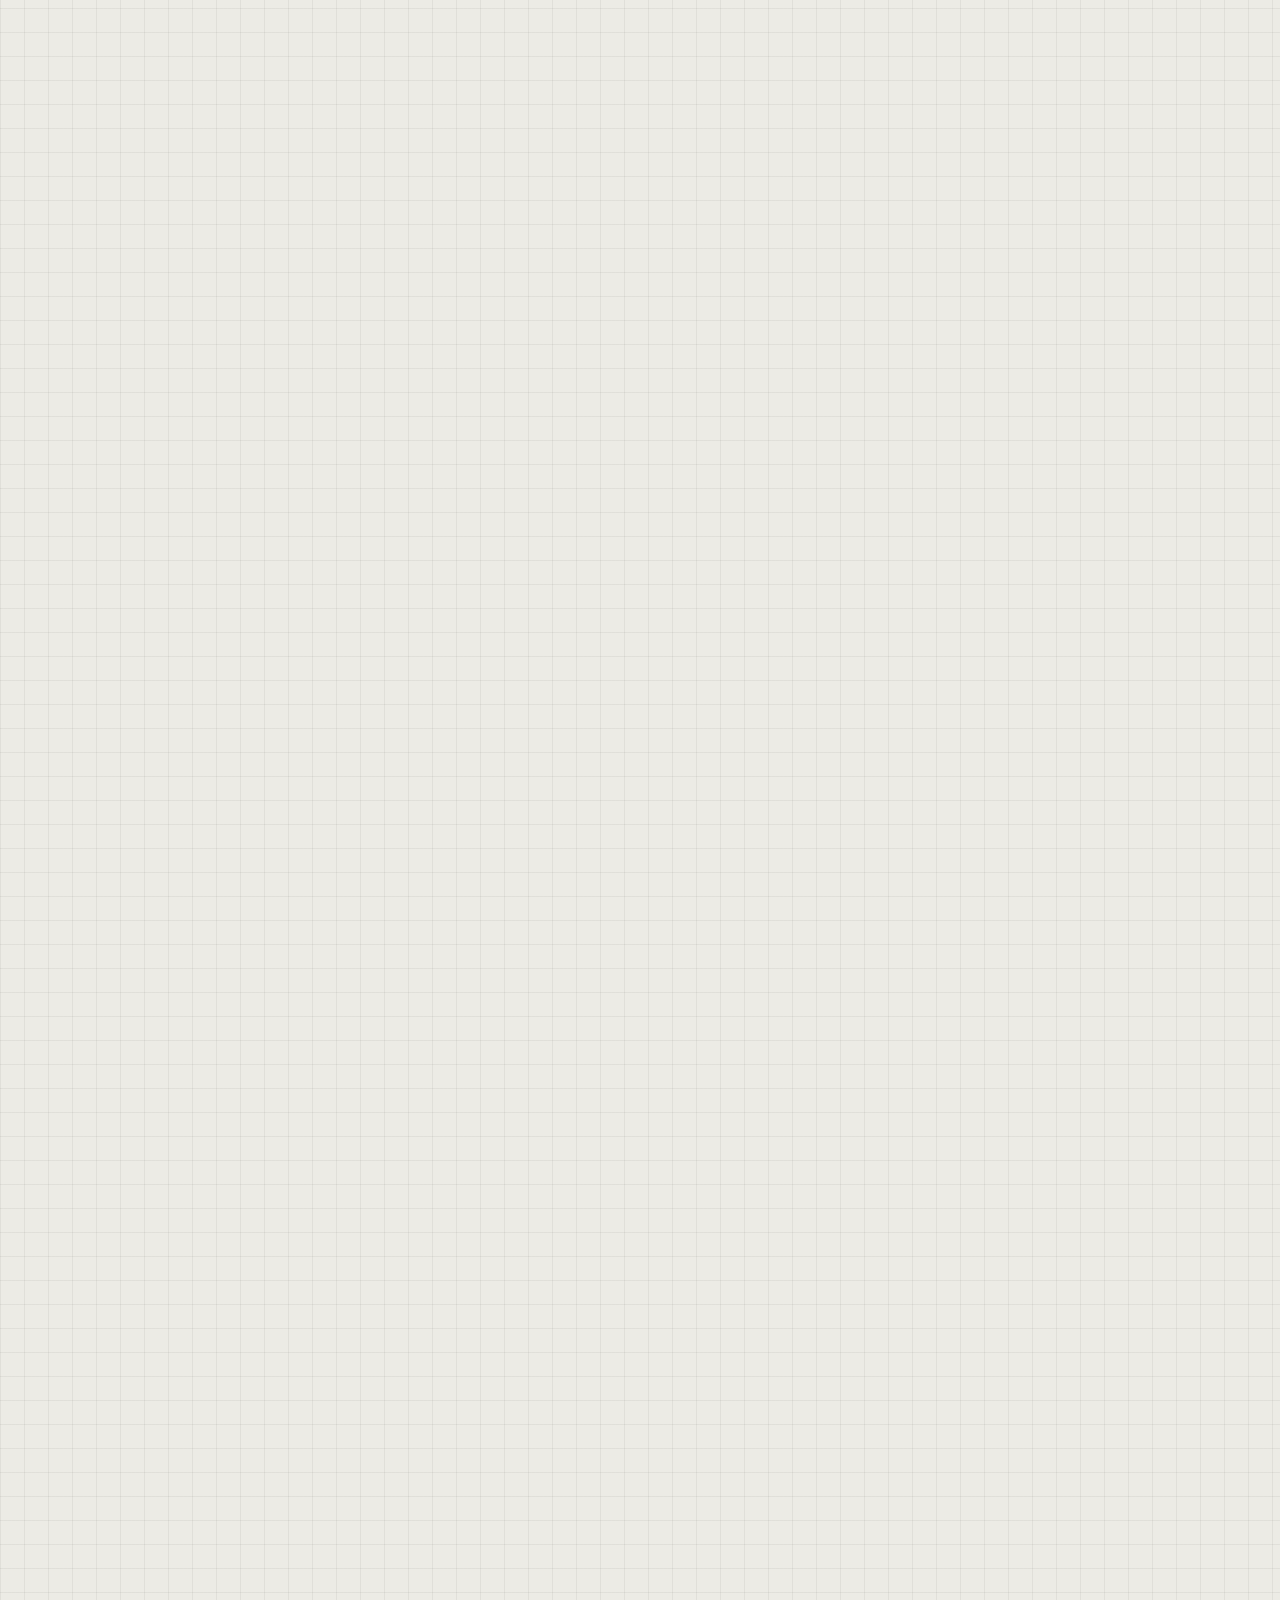
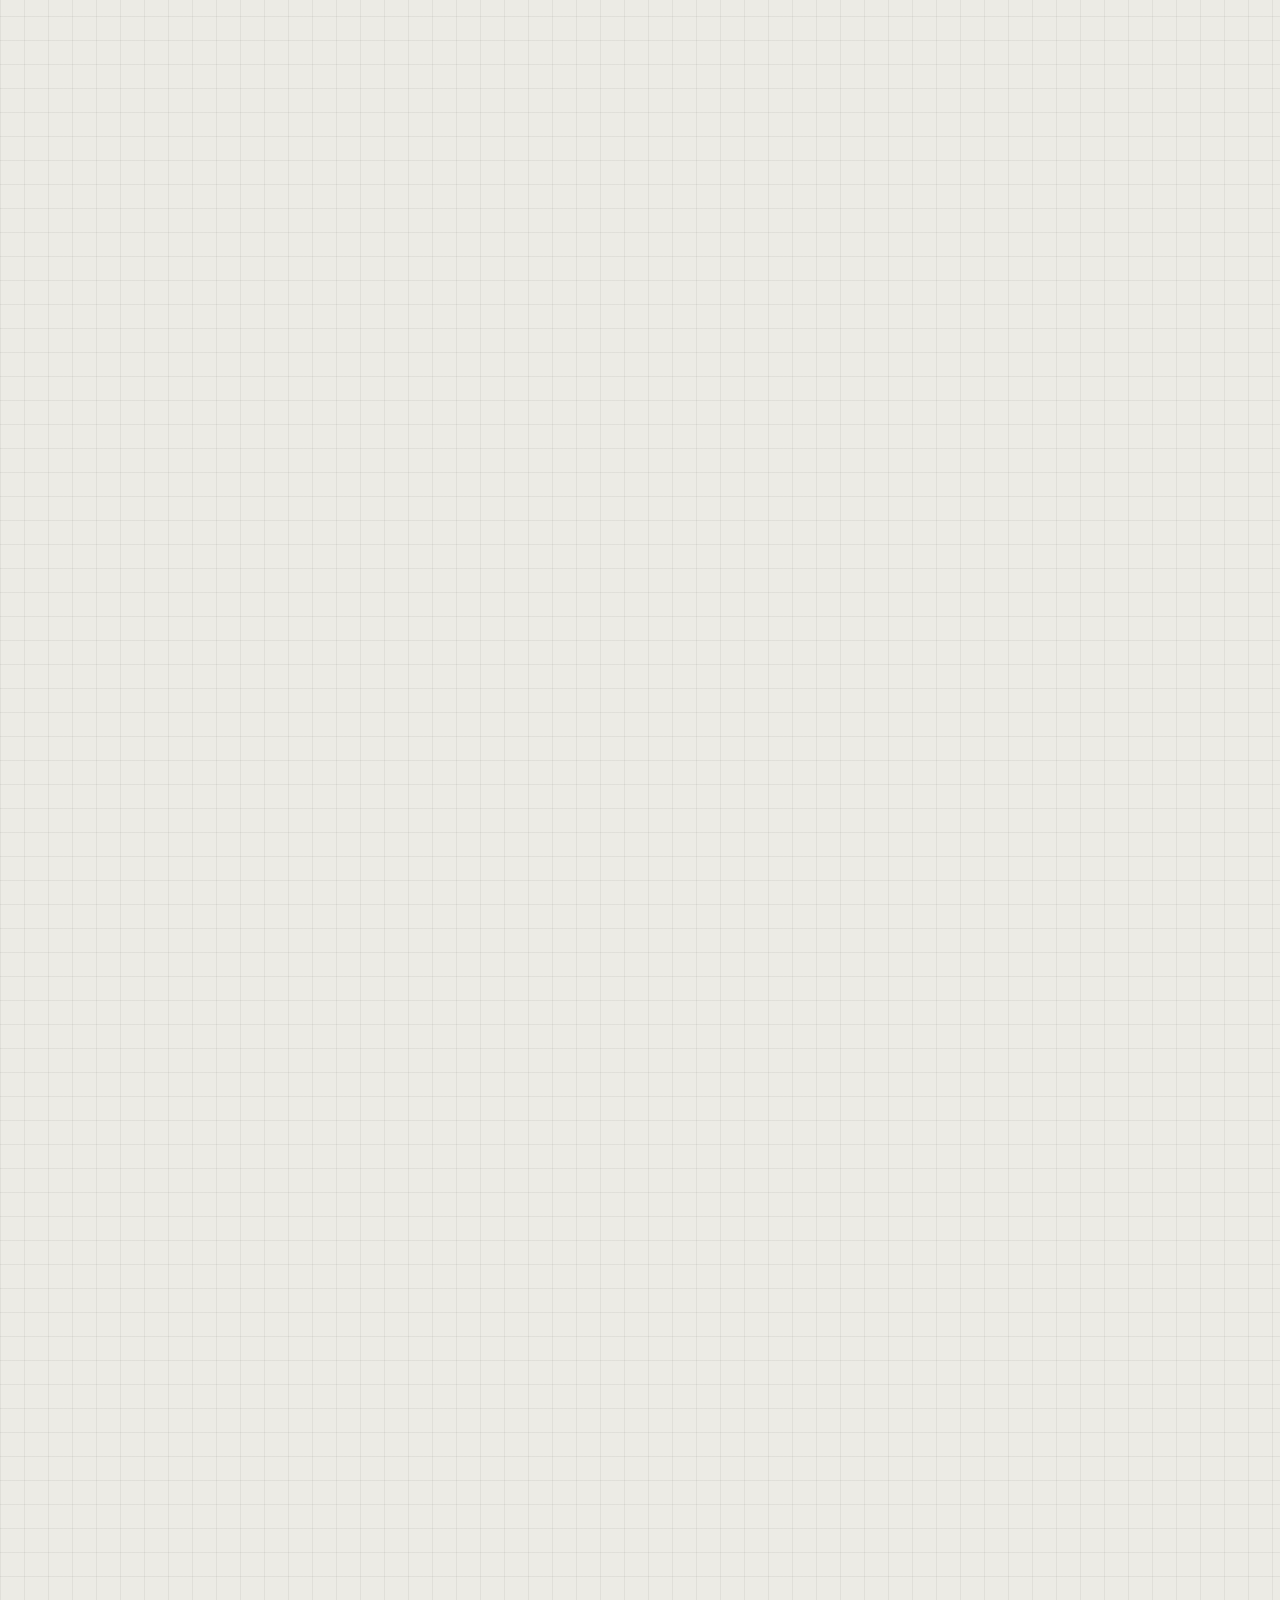
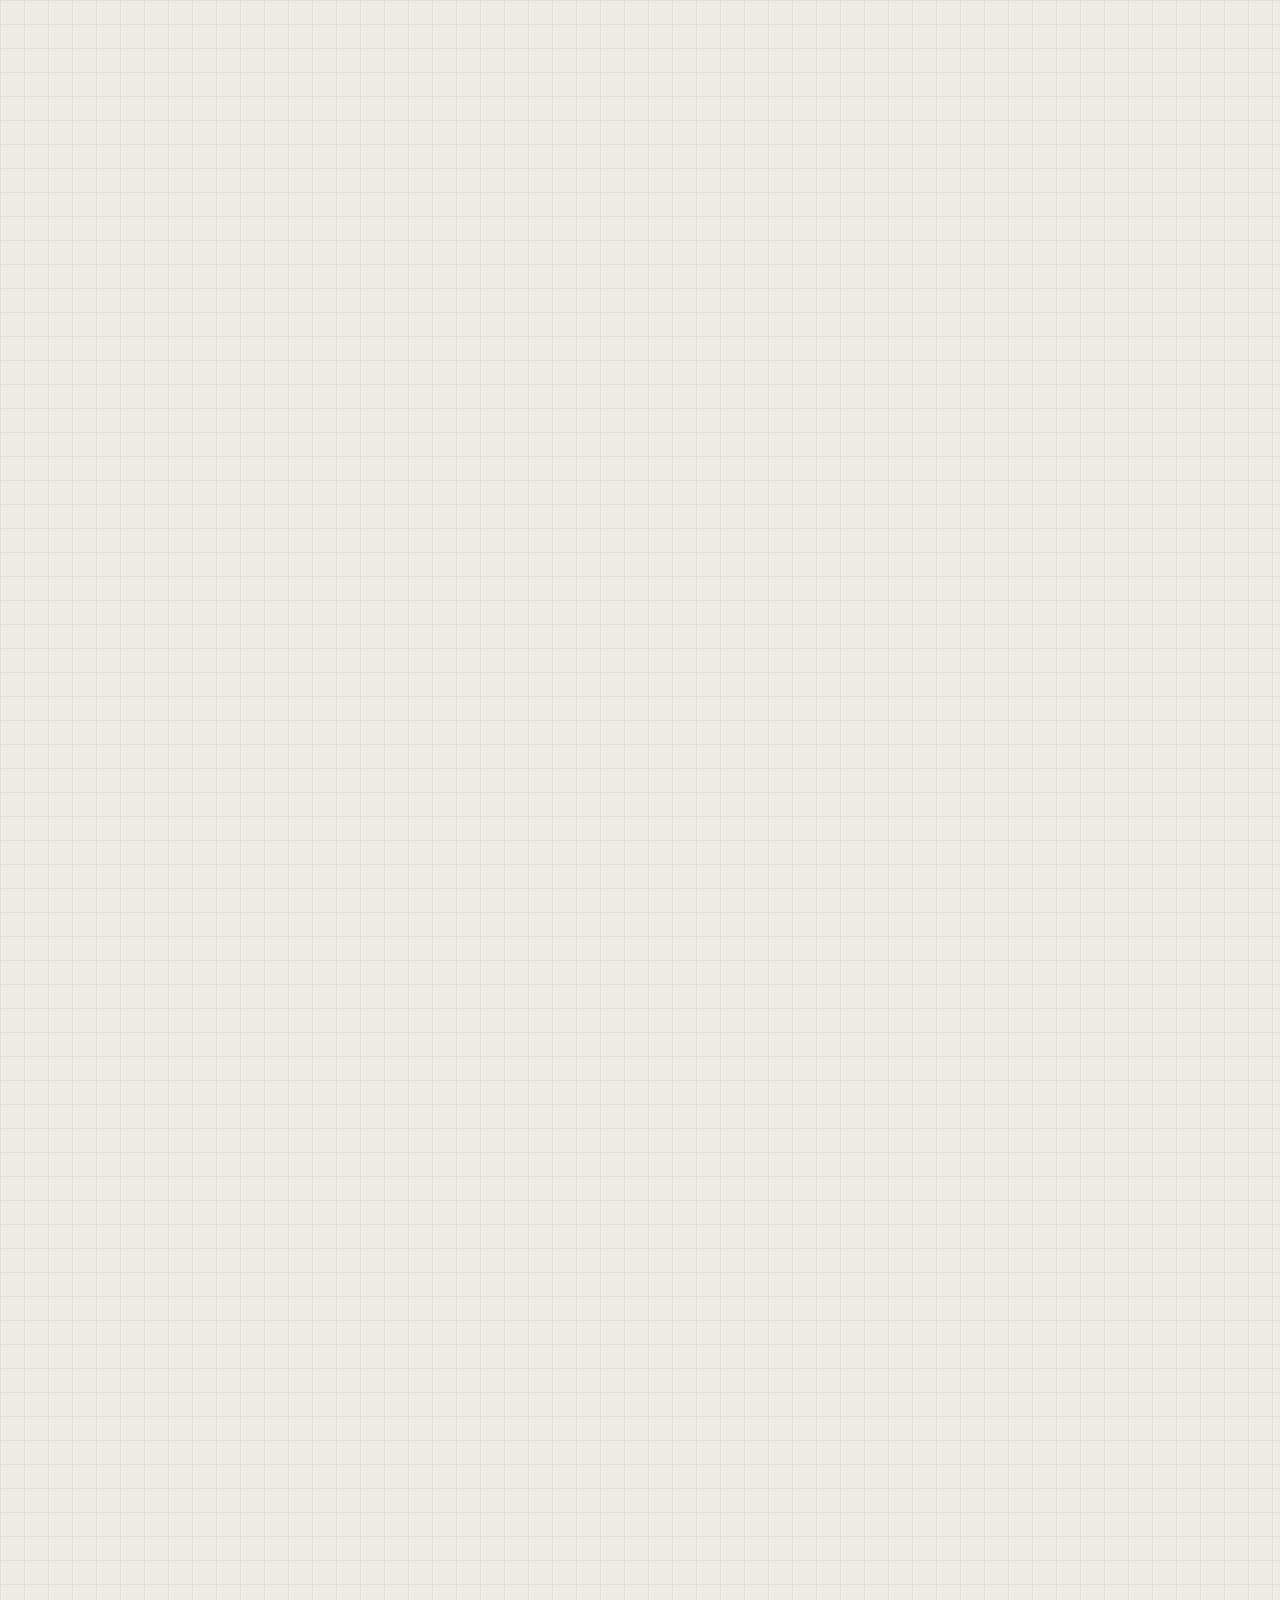
<file: projects/athletic-center.html>
<!DOCTYPE html>
<html lang="en">
<head>
<meta charset="utf-8">
<meta name="viewport" content="width=device-width, initial-scale=1, viewport-fit=cover">
<title>Athletic Center &amp; Urban Wind Farm — Shwe Chee Myint Zaw</title>
<meta name="description" content="2B Studio explores architecture as a responsive system shaped by environmental forces, urban context, and programmatic complexity, with a focus on the">
<meta name="theme-color" content="#ecebe5">
<meta property="og:title" content="Athletic Center &amp; Urban Wind Farm — Shwe Chee Myint Zaw">
<meta property="og:description" content="2B Studio explores architecture as a responsive system shaped by environmental forces, urban context, and programmatic complexity, with a focus on the">
<link rel="icon" href="../assets/favicon.svg" type="image/svg+xml">
<link rel="stylesheet" href="../assets/css/style.css">
<script>document.documentElement.classList.add('js')</script>
</head>
<body id="top" class="project">
<header class="topbar">
  <a class="tb-mark" href="../index.html" aria-label="Home">S<span>/</span>C<span>/</span>M<span>/</span>Z</a>
  <a class="tb-back" href="../index.html#index">&larr; Index</a>
  <nav class="tb-nav" aria-label="Main"><a href="../index.html#work">Work</a><a href="../index.html#index">Index</a><a href="../index.html#about">About</a><a href="../index.html#contact">Contact</a></nav>
  <span class="tb-clock" aria-hidden="true">LOS ANGELES <b data-clock>--:--</b></span>
</header>
<main>
<section class="sheet p-head">
  <div class="sheet-meta"><span>Sheet 01 / 05</span><span>Design Studio</span><span class="hide-sm">24 figures</span></div>
  <h1 class="p-title"><span class="fit-wrap" data-balance>Athletic Center &amp; Urban Wind Farm</span></h1>
  <div class="p-info">
    <dl class="fields"><div class="field"><dt>Course</dt><dd>2B Studio &middot; DS1021</dd></div><div class="field"><dt>Term</dt><dd>Spring 2026</dd></div><div class="field"><dt>Instructors</dt><dd>Jennifer Chen, Angelica Lorenzi, Kordae Henry, Peter Trummer, William Virgil</dd></div><div class="field"><dt>Team</dt><dd>Shwe Chee Myint Zaw with Xintong Li</dd></div></dl>
    <p class="p-intro">2B Studio explores architecture as a responsive system shaped by environmental forces, urban context, and programmatic complexity, with a focus on the interaction between interior space and external conditions. The project progresses from site-based research in downtown Los Angeles, where environmental and spatial data are mapped and interpreted, into formal experimentation that translates diagrams into spatial prototypes testing relationships such as solid and void or enclosure and exposure. These investigations culminate in the design of a hybrid athletic facility integrated with an urban wind energy system, where atmospheric conditions become both a spatial driver and a resource for energy and ventilation.</p>
  </div>
</section>

<section class="gallery" aria-label="Figures">
  <div class="hscroll" data-hscroll>
    <div class="hs-sticky">
      <div class="hs-track"><div class="chapter"><span class="ch-no">01.1</span><span class="ch-name">Site Analysis</span><span class="ch-count">2 figs</span></div><figure class="fig drawing" style="--ar:1.4616">
        <button class="fig-btn" aria-label="Enlarge figure 1: Site analysis — occupation &amp; use, downtown Los Angeles"><img class="" src="../assets/img/athletic-center/site-analysis-sm.webp" srcset="../assets/img/athletic-center/site-analysis-sm.webp 720w, ../assets/img/athletic-center/site-analysis.webp 2400w" sizes="(max-width: 760px) 88vw, 60vw" width="2400" height="1642" alt="Site analysis — occupation &amp; use, downtown Los Angeles" decoding="async" data-full="../assets/img/athletic-center/site-analysis.webp"></button>
        <figcaption><b>Fig. 01</b> Site analysis — occupation &amp; use, downtown Los Angeles</figcaption>
      </figure><figure class="fig drawing" style="--ar:1.2941">
        <button class="fig-btn" aria-label="Enlarge figure 2: Site mapping"><img class="" src="../assets/img/athletic-center/site-map-sm.webp" srcset="../assets/img/athletic-center/site-map-sm.webp 720w, ../assets/img/athletic-center/site-map.webp 990w" sizes="(max-width: 760px) 88vw, 60vw" width="990" height="765" alt="Site mapping" decoding="async" data-full="../assets/img/athletic-center/site-map.webp"></button>
        <figcaption><b>Fig. 02</b> Site mapping</figcaption>
      </figure><div class="chapter"><span class="ch-no">01.2</span><span class="ch-name">Moments</span><span class="ch-count">6 figs</span></div><figure class="fig drawing" style="--ar:0.6842">
        <button class="fig-btn" aria-label="Enlarge figure 3: Solid / void diagrams"><img class="" src="../assets/img/athletic-center/moments-diagram-sm.webp" srcset="../assets/img/athletic-center/moments-diagram-sm.webp 720w, ../assets/img/athletic-center/moments-diagram.webp 936w" sizes="(max-width: 760px) 88vw, 60vw" width="936" height="1368" alt="Solid / void diagrams" loading="lazy" decoding="async" data-full="../assets/img/athletic-center/moments-diagram.webp"></button>
        <figcaption><b>Fig. 03</b> Solid / void diagrams</figcaption>
      </figure><figure class="fig drawing" style="--ar:0.6842">
        <button class="fig-btn" aria-label="Enlarge figure 4: Moments — spatial prototype, axonometric"><img class="" src="../assets/img/athletic-center/moments-axon-sm.webp" srcset="../assets/img/athletic-center/moments-axon-sm.webp 720w, ../assets/img/athletic-center/moments-axon.webp 936w" sizes="(max-width: 760px) 88vw, 60vw" width="936" height="1368" alt="Moments — spatial prototype, axonometric" loading="lazy" decoding="async" data-full="../assets/img/athletic-center/moments-axon.webp"></button>
        <figcaption><b>Fig. 04</b> Moments — spatial prototype, axonometric</figcaption>
      </figure><figure class="fig drawing" style="--ar:0.6842">
        <button class="fig-btn" aria-label="Enlarge figure 5: Moments — plan"><img class="" src="../assets/img/athletic-center/moments-plan-sm.webp" srcset="../assets/img/athletic-center/moments-plan-sm.webp 720w, ../assets/img/athletic-center/moments-plan.webp 936w" sizes="(max-width: 760px) 88vw, 60vw" width="936" height="1368" alt="Moments — plan" loading="lazy" decoding="async" data-full="../assets/img/athletic-center/moments-plan.webp"></button>
        <figcaption><b>Fig. 05</b> Moments — plan</figcaption>
      </figure><figure class="fig drawing" style="--ar:0.6842">
        <button class="fig-btn" aria-label="Enlarge figure 6: Moments — room section"><img class="" src="../assets/img/athletic-center/moments-room-section-sm.webp" srcset="../assets/img/athletic-center/moments-room-section-sm.webp 720w, ../assets/img/athletic-center/moments-room-section.webp 936w" sizes="(max-width: 760px) 88vw, 60vw" width="936" height="1368" alt="Moments — room section" loading="lazy" decoding="async" data-full="../assets/img/athletic-center/moments-room-section.webp"></button>
        <figcaption><b>Fig. 06</b> Moments — room section</figcaption>
      </figure><figure class="fig photo" style="--ar:0.6842">
        <button class="fig-btn" aria-label="Enlarge figure 7: Moments — physical model"><img class="" src="../assets/img/athletic-center/moments-model-sm.webp" srcset="../assets/img/athletic-center/moments-model-sm.webp 720w, ../assets/img/athletic-center/moments-model.webp 936w" sizes="(max-width: 760px) 88vw, 60vw" width="936" height="1368" alt="Moments — physical model" loading="lazy" decoding="async" data-full="../assets/img/athletic-center/moments-model.webp"></button>
        <figcaption><b>Fig. 07</b> Moments — physical model</figcaption>
      </figure><figure class="fig photo" style="--ar:0.6842">
        <button class="fig-btn" aria-label="Enlarge figure 8: Moments — model detail"><img class="" src="../assets/img/athletic-center/moments-model-detail-sm.webp" srcset="../assets/img/athletic-center/moments-model-detail-sm.webp 720w, ../assets/img/athletic-center/moments-model-detail.webp 936w" sizes="(max-width: 760px) 88vw, 60vw" width="936" height="1368" alt="Moments — model detail" loading="lazy" decoding="async" data-full="../assets/img/athletic-center/moments-model-detail.webp"></button>
        <figcaption><b>Fig. 08</b> Moments — model detail</figcaption>
      </figure><div class="chapter"><span class="ch-no">01.3</span><span class="ch-name">Athletic Center</span><span class="ch-count">16 figs</span></div><figure class="fig drawing" style="--ar:1.5000">
        <button class="fig-btn" aria-label="Enlarge figure 9: Axonometric"><img class="" src="../assets/img/athletic-center/axon-sm.webp" srcset="../assets/img/athletic-center/axon-sm.webp 720w, ../assets/img/athletic-center/axon.webp 2400w" sizes="(max-width: 760px) 88vw, 60vw" width="2400" height="1600" alt="Axonometric" loading="lazy" decoding="async" data-full="../assets/img/athletic-center/axon.webp"></button>
        <figcaption><b>Fig. 09</b> Axonometric</figcaption>
      </figure><figure class="fig drawing" style="--ar:1.5000">
        <button class="fig-btn" aria-label="Enlarge figure 10: Elevation"><img class="" src="../assets/img/athletic-center/elevation-sm.webp" srcset="../assets/img/athletic-center/elevation-sm.webp 720w, ../assets/img/athletic-center/elevation.webp 2400w" sizes="(max-width: 760px) 88vw, 60vw" width="2400" height="1600" alt="Elevation" loading="lazy" decoding="async" data-full="../assets/img/athletic-center/elevation.webp"></button>
        <figcaption><b>Fig. 10</b> Elevation</figcaption>
      </figure><figure class="fig drawing" style="--ar:1.5000">
        <button class="fig-btn" aria-label="Enlarge figure 11: Section A-A"><img class="" src="../assets/img/athletic-center/section-a-sm.webp" srcset="../assets/img/athletic-center/section-a-sm.webp 720w, ../assets/img/athletic-center/section-a.webp 2400w" sizes="(max-width: 760px) 88vw, 60vw" width="2400" height="1600" alt="Section A-A" loading="lazy" decoding="async" data-full="../assets/img/athletic-center/section-a.webp"></button>
        <figcaption><b>Fig. 11</b> Section A-A</figcaption>
      </figure><figure class="fig drawing" style="--ar:1.5000">
        <button class="fig-btn" aria-label="Enlarge figure 12: Section B-B"><img class="" src="../assets/img/athletic-center/section-b-sm.webp" srcset="../assets/img/athletic-center/section-b-sm.webp 720w, ../assets/img/athletic-center/section-b.webp 2400w" sizes="(max-width: 760px) 88vw, 60vw" width="2400" height="1600" alt="Section B-B" loading="lazy" decoding="async" data-full="../assets/img/athletic-center/section-b.webp"></button>
        <figcaption><b>Fig. 12</b> Section B-B</figcaption>
      </figure><figure class="fig drawing" style="--ar:1.5000">
        <button class="fig-btn" aria-label="Enlarge figure 13: Ground floor plan"><img class="" src="../assets/img/athletic-center/plan-ground-sm.webp" srcset="../assets/img/athletic-center/plan-ground-sm.webp 720w, ../assets/img/athletic-center/plan-ground.webp 2400w" sizes="(max-width: 760px) 88vw, 60vw" width="2400" height="1600" alt="Ground floor plan" loading="lazy" decoding="async" data-full="../assets/img/athletic-center/plan-ground.webp"></button>
        <figcaption><b>Fig. 13</b> Ground floor plan</figcaption>
      </figure><figure class="fig drawing" style="--ar:1.5000">
        <button class="fig-btn" aria-label="Enlarge figure 14: Fifth floor plan"><img class="" src="../assets/img/athletic-center/plan-fifth-sm.webp" srcset="../assets/img/athletic-center/plan-fifth-sm.webp 720w, ../assets/img/athletic-center/plan-fifth.webp 2400w" sizes="(max-width: 760px) 88vw, 60vw" width="2400" height="1600" alt="Fifth floor plan" loading="lazy" decoding="async" data-full="../assets/img/athletic-center/plan-fifth.webp"></button>
        <figcaption><b>Fig. 14</b> Fifth floor plan</figcaption>
      </figure><figure class="fig drawing" style="--ar:0.6842">
        <button class="fig-btn" aria-label="Enlarge figure 15: Detail 01"><img class="" src="../assets/img/athletic-center/detail-1-sm.webp" srcset="../assets/img/athletic-center/detail-1-sm.webp 720w, ../assets/img/athletic-center/detail-1.webp 1642w" sizes="(max-width: 760px) 88vw, 60vw" width="1642" height="2400" alt="Detail 01" loading="lazy" decoding="async" data-full="../assets/img/athletic-center/detail-1.webp"></button>
        <figcaption><b>Fig. 15</b> Detail 01</figcaption>
      </figure><figure class="fig drawing" style="--ar:0.6842">
        <button class="fig-btn" aria-label="Enlarge figure 16: Detail 02"><img class="" src="../assets/img/athletic-center/detail-2-sm.webp" srcset="../assets/img/athletic-center/detail-2-sm.webp 720w, ../assets/img/athletic-center/detail-2.webp 1642w" sizes="(max-width: 760px) 88vw, 60vw" width="1642" height="2400" alt="Detail 02" loading="lazy" decoding="async" data-full="../assets/img/athletic-center/detail-2.webp"></button>
        <figcaption><b>Fig. 16</b> Detail 02</figcaption>
      </figure><figure class="fig photo" style="--ar:1.7778">
        <button class="fig-btn" aria-label="Enlarge figure 17: Interior render"><img class="" src="../assets/img/athletic-center/render-1-sm.webp" srcset="../assets/img/athletic-center/render-1-sm.webp 720w, ../assets/img/athletic-center/render-1.webp 1600w" sizes="(max-width: 760px) 88vw, 60vw" width="1600" height="900" alt="Interior render" loading="lazy" decoding="async" data-full="../assets/img/athletic-center/render-1.webp"></button>
        <figcaption><b>Fig. 17</b> Interior render</figcaption>
      </figure><figure class="fig photo" style="--ar:1.7786">
        <button class="fig-btn" aria-label="Enlarge figure 18: Interior render"><img class="" src="../assets/img/athletic-center/render-3-sm.webp" srcset="../assets/img/athletic-center/render-3-sm.webp 720w, ../assets/img/athletic-center/render-3.webp 1366w" sizes="(max-width: 760px) 88vw, 60vw" width="1366" height="768" alt="Interior render" loading="lazy" decoding="async" data-full="../assets/img/athletic-center/render-3.webp"></button>
        <figcaption><b>Fig. 18</b> Interior render</figcaption>
      </figure><figure class="fig photo" style="--ar:1.7917">
        <button class="fig-btn" aria-label="Enlarge figure 19: Interior render"><img class="" src="../assets/img/athletic-center/render-4-sm.webp" srcset="../assets/img/athletic-center/render-4-sm.webp 720w, ../assets/img/athletic-center/render-4.webp 1376w" sizes="(max-width: 760px) 88vw, 60vw" width="1376" height="768" alt="Interior render" loading="lazy" decoding="async" data-full="../assets/img/athletic-center/render-4.webp"></button>
        <figcaption><b>Fig. 19</b> Interior render</figcaption>
      </figure><figure class="fig photo" style="--ar:1.7784">
        <button class="fig-btn" aria-label="Enlarge figure 20: Interior render"><img class="" src="../assets/img/athletic-center/render-6-sm.webp" srcset="../assets/img/athletic-center/render-6-sm.webp 720w, ../assets/img/athletic-center/render-6.webp 1533w" sizes="(max-width: 760px) 88vw, 60vw" width="1533" height="862" alt="Interior render" loading="lazy" decoding="async" data-full="../assets/img/athletic-center/render-6.webp"></button>
        <figcaption><b>Fig. 20</b> Interior render</figcaption>
      </figure><figure class="fig photo" style="--ar:1.7792">
        <button class="fig-btn" aria-label="Enlarge figure 21: Interior render"><img class="" src="../assets/img/athletic-center/render-7-sm.webp" srcset="../assets/img/athletic-center/render-7-sm.webp 720w, ../assets/img/athletic-center/render-7.webp 1402w" sizes="(max-width: 760px) 88vw, 60vw" width="1402" height="788" alt="Interior render" loading="lazy" decoding="async" data-full="../assets/img/athletic-center/render-7.webp"></button>
        <figcaption><b>Fig. 21</b> Interior render</figcaption>
      </figure><figure class="fig photo" style="--ar:1.7778">
        <button class="fig-btn" aria-label="Enlarge figure 22: Pool render"><img class="" src="../assets/img/athletic-center/render-8-sm.webp" srcset="../assets/img/athletic-center/render-8-sm.webp 720w, ../assets/img/athletic-center/render-8.webp 1600w" sizes="(max-width: 760px) 88vw, 60vw" width="1600" height="900" alt="Pool render" loading="lazy" decoding="async" data-full="../assets/img/athletic-center/render-8.webp"></button>
        <figcaption><b>Fig. 22</b> Pool render</figcaption>
      </figure><figure class="fig photo" style="--ar:1.7805">
        <button class="fig-btn" aria-label="Enlarge figure 23: Street render"><img class="" src="../assets/img/athletic-center/render-9-sm.webp" srcset="../assets/img/athletic-center/render-9-sm.webp 720w, ../assets/img/athletic-center/render-9.webp 1533w" sizes="(max-width: 760px) 88vw, 60vw" width="1533" height="861" alt="Street render" loading="lazy" decoding="async" data-full="../assets/img/athletic-center/render-9.webp"></button>
        <figcaption><b>Fig. 23</b> Street render</figcaption>
      </figure><figure class="fig photo" style="--ar:1.7778">
        <button class="fig-btn" aria-label="Enlarge figure 24: Interior render"><img class="" src="../assets/img/athletic-center/render-10-sm.webp" srcset="../assets/img/athletic-center/render-10-sm.webp 720w, ../assets/img/athletic-center/render-10.webp 1600w" sizes="(max-width: 760px) 88vw, 60vw" width="1600" height="900" alt="Interior render" loading="lazy" decoding="async" data-full="../assets/img/athletic-center/render-10.webp"></button>
        <figcaption><b>Fig. 24</b> Interior render</figcaption>
      </figure></div>
      <div class="hs-hud"><span class="hs-count"><b data-cur>01</b> / 24</span><span class="hs-hint">Scroll &rarr; &middot; click to enlarge</span><div class="hs-bar"><i></i></div></div>
    </div>
  </div>
</section>

<section class="sheet credits">
  <div class="sheet-meta"><span>Credits</span><span>Athletic Center</span></div>
  <dl class="fields fields-stack"><div class="field"><dt>Student</dt><dd>Shwe Chee Myint Zaw</dd></div><div class="field"><dt>Partner</dt><dd>Xintong Li</dd></div><div class="field"><dt>Instructors</dt><dd>Jennifer Chen<br>Angelica Lorenzi<br>Kordae Henry<br>Peter Trummer<br>William Virgil</dd></div><div class="field"><dt>Course</dt><dd>2B Studio (DS1021)</dd></div><div class="field"><dt>Term</dt><dd>Spring 2026</dd></div><div class="field"><dt>School</dt><dd>SCI-Arc</dd></div><div class="field"><dt>Notes</dt><dd>Partner project with Xintong Li. Drawings and renders produced jointly.</dd></div></dl>
  <div class="stamp stamp-sm" aria-hidden="true"><span>Sheet</span><b>01</b><span>Checked</span></div>
</section>

<section class="sheet next">
  <div class="sheet-meta"><span>Next sheet</span><span>02 / 05</span></div>
  <a class="next-link" href="visual-studies-iii.html" data-preview="../assets/img/visual-studies-iii/capture-cc-run4-sm.webp">
    <span class="next-title">Curate, Capture, Communicate</span><span class="next-arrow" aria-hidden="true">&rarr;</span>
  </a>
</section>
</main>
<footer class="foot">
  <span>&copy; 2026 Shwe Chee Myint Zaw</span>
  <span>All work produced at SCI-Arc</span>
  <a href="#top" data-top>Back to top &uarr;</a>
</footer>
<div class="lightbox" hidden aria-modal="true" role="dialog" aria-label="Image viewer">
  <button class="lb-close" aria-label="Close">Close &times;</button>
  <button class="lb-prev" aria-label="Previous image">&larr;</button>
  <figure><img alt=""><figcaption></figcaption></figure>
  <button class="lb-next" aria-label="Next image">&rarr;</button>
</div>
<div class="cursor-preview" aria-hidden="true"><img alt=""></div>
<script src="../assets/js/main.js" defer></script>
</body>
</html>
</file>
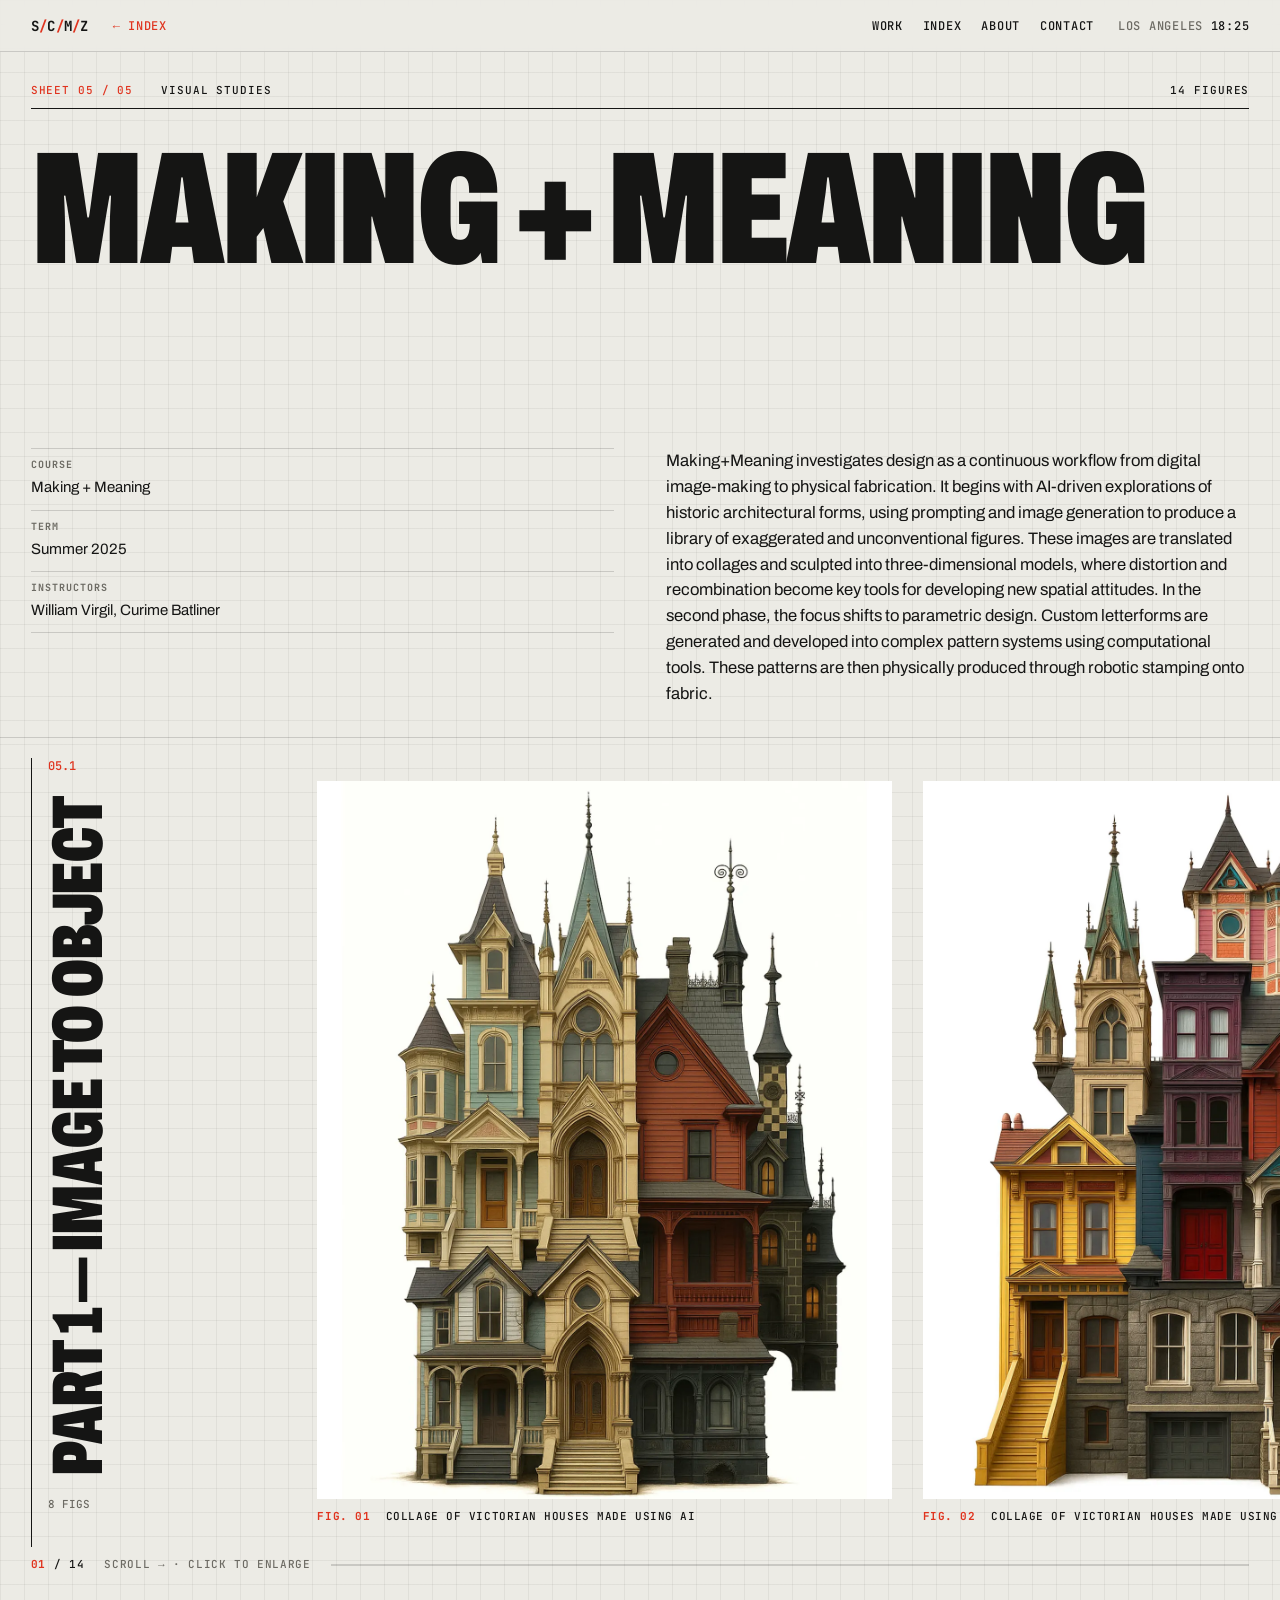
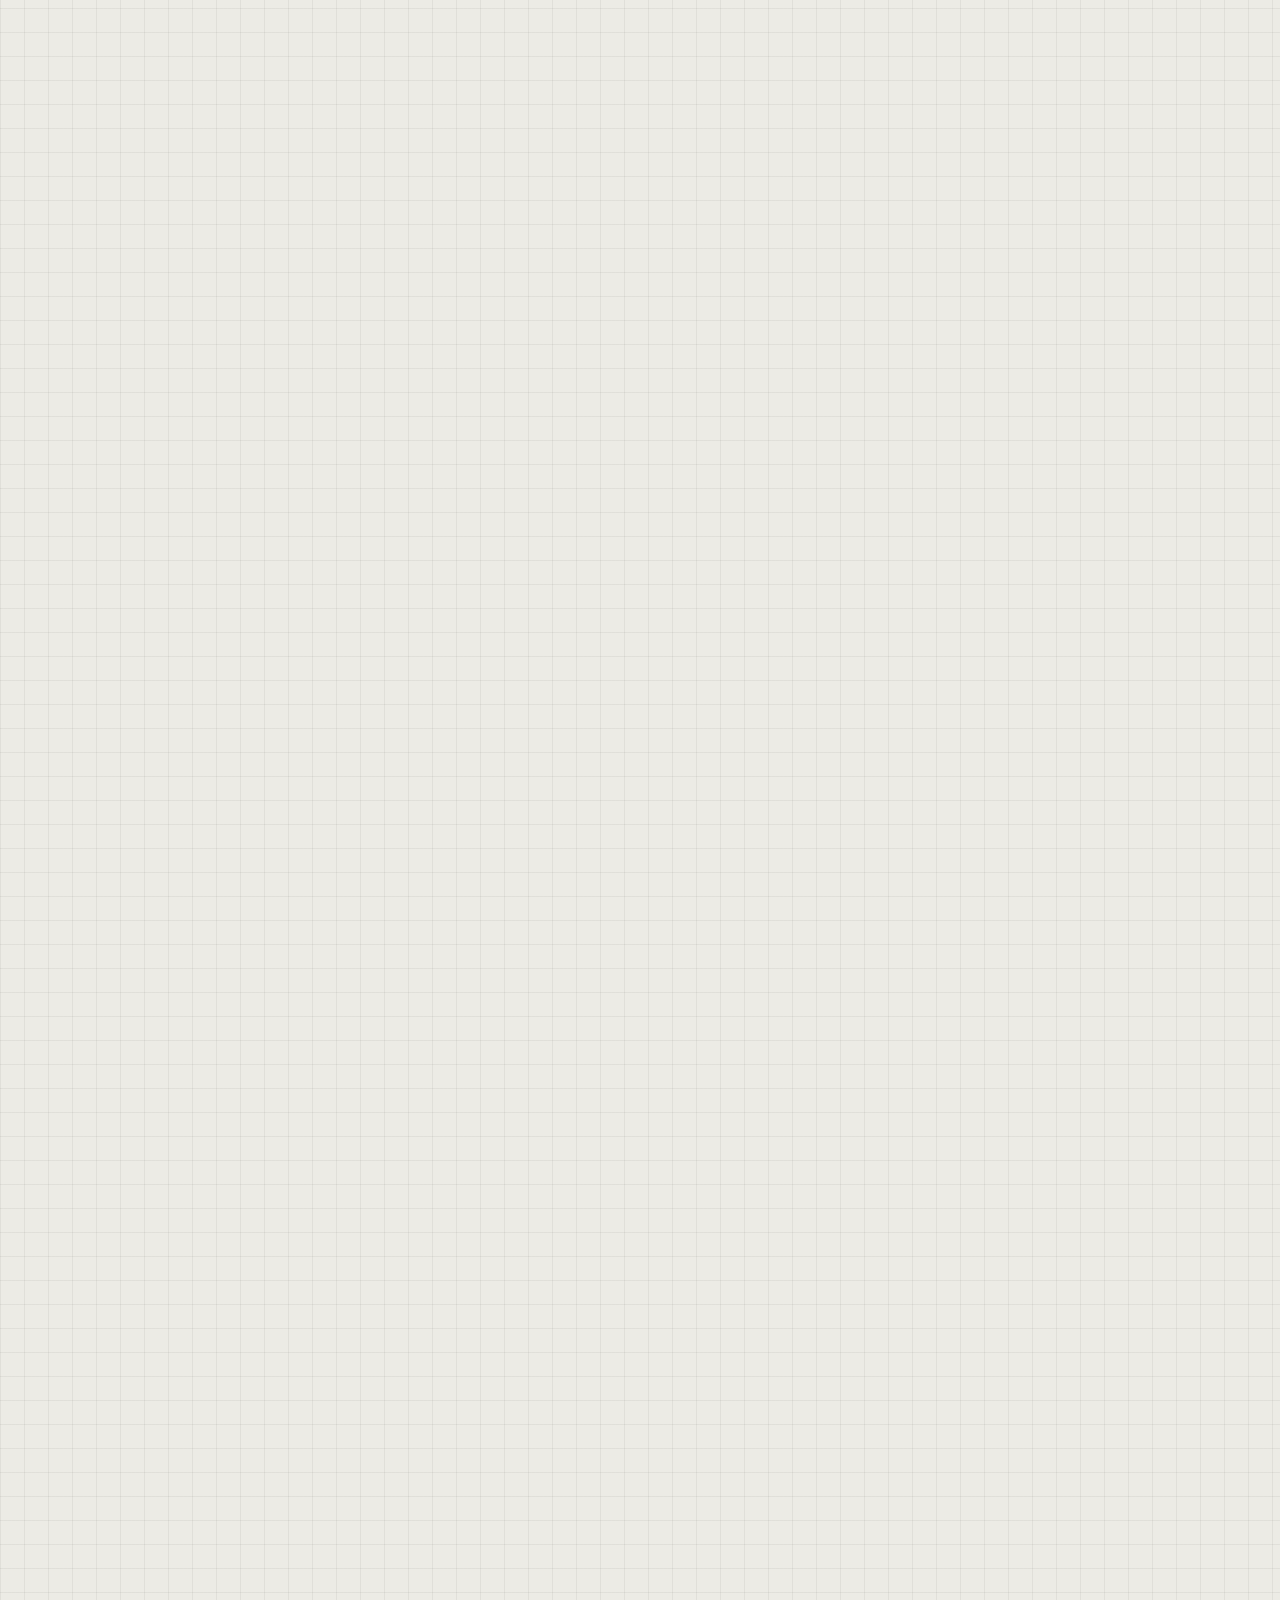
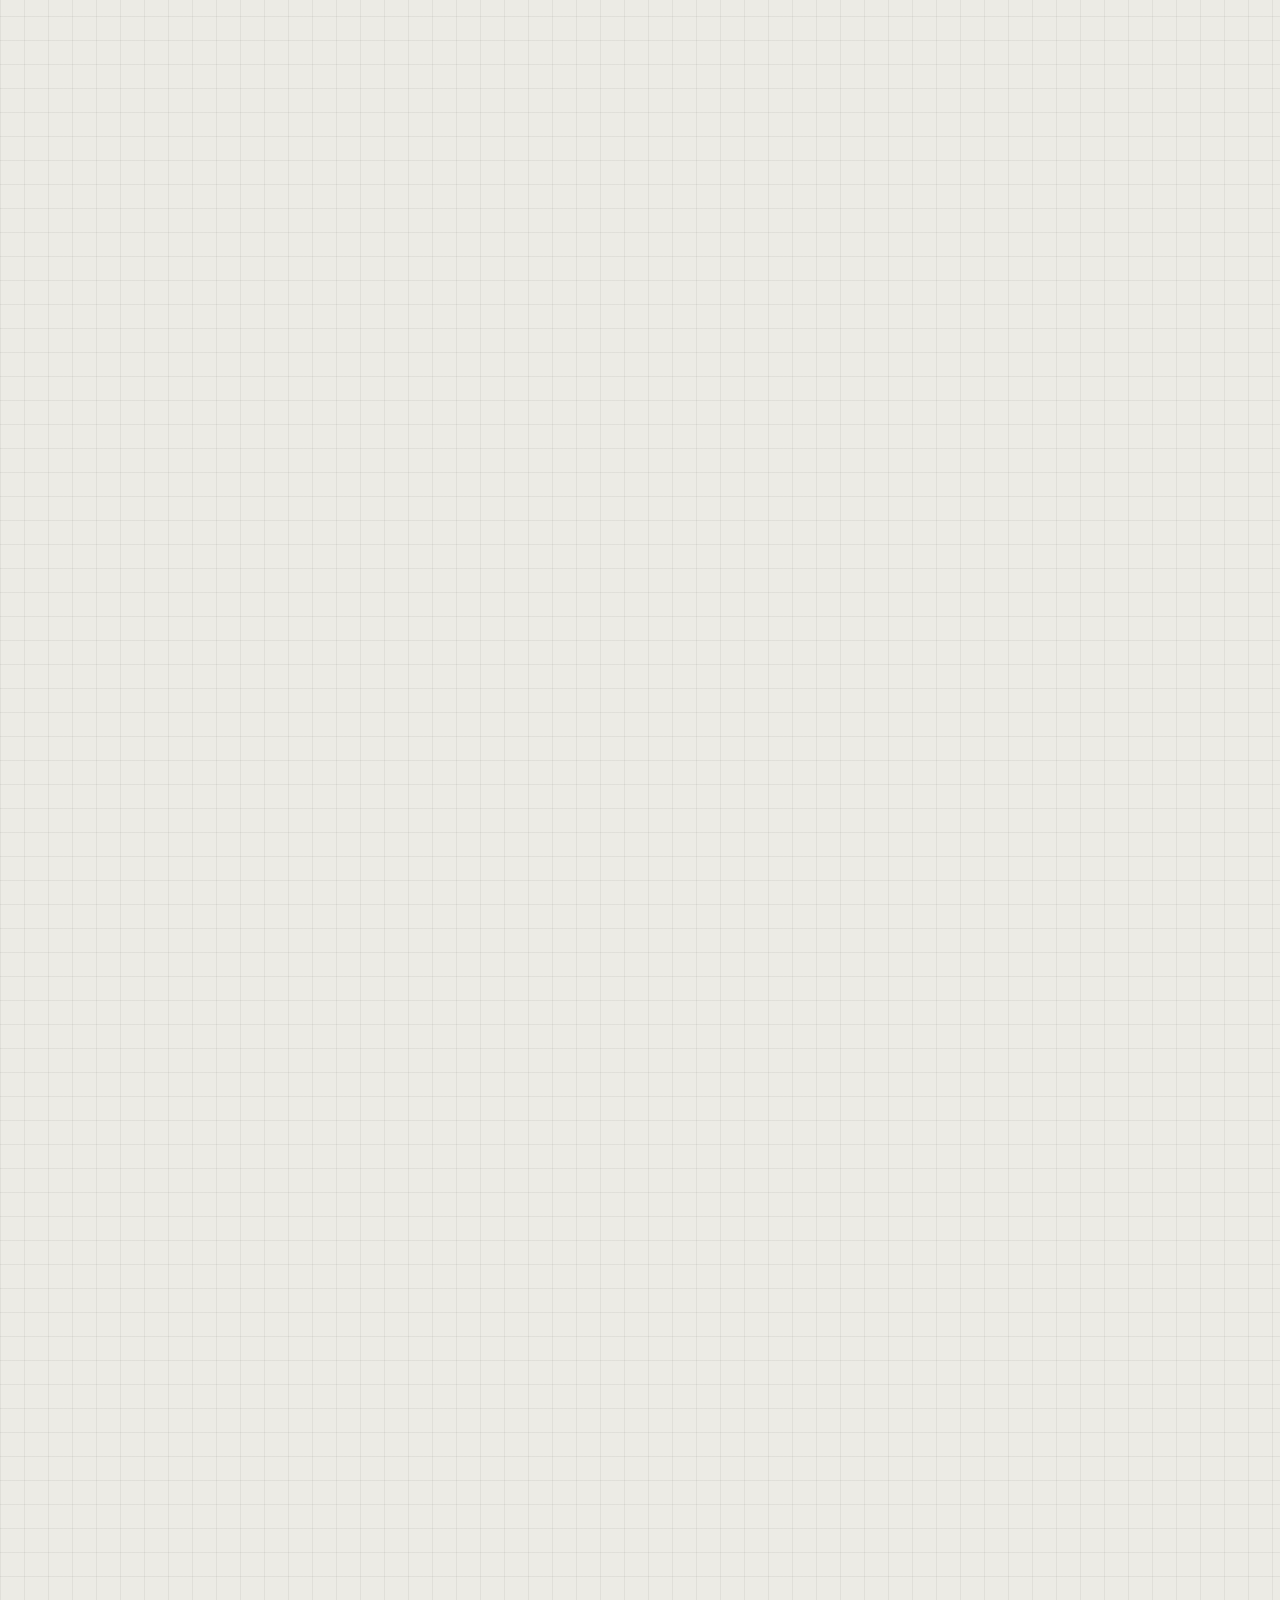
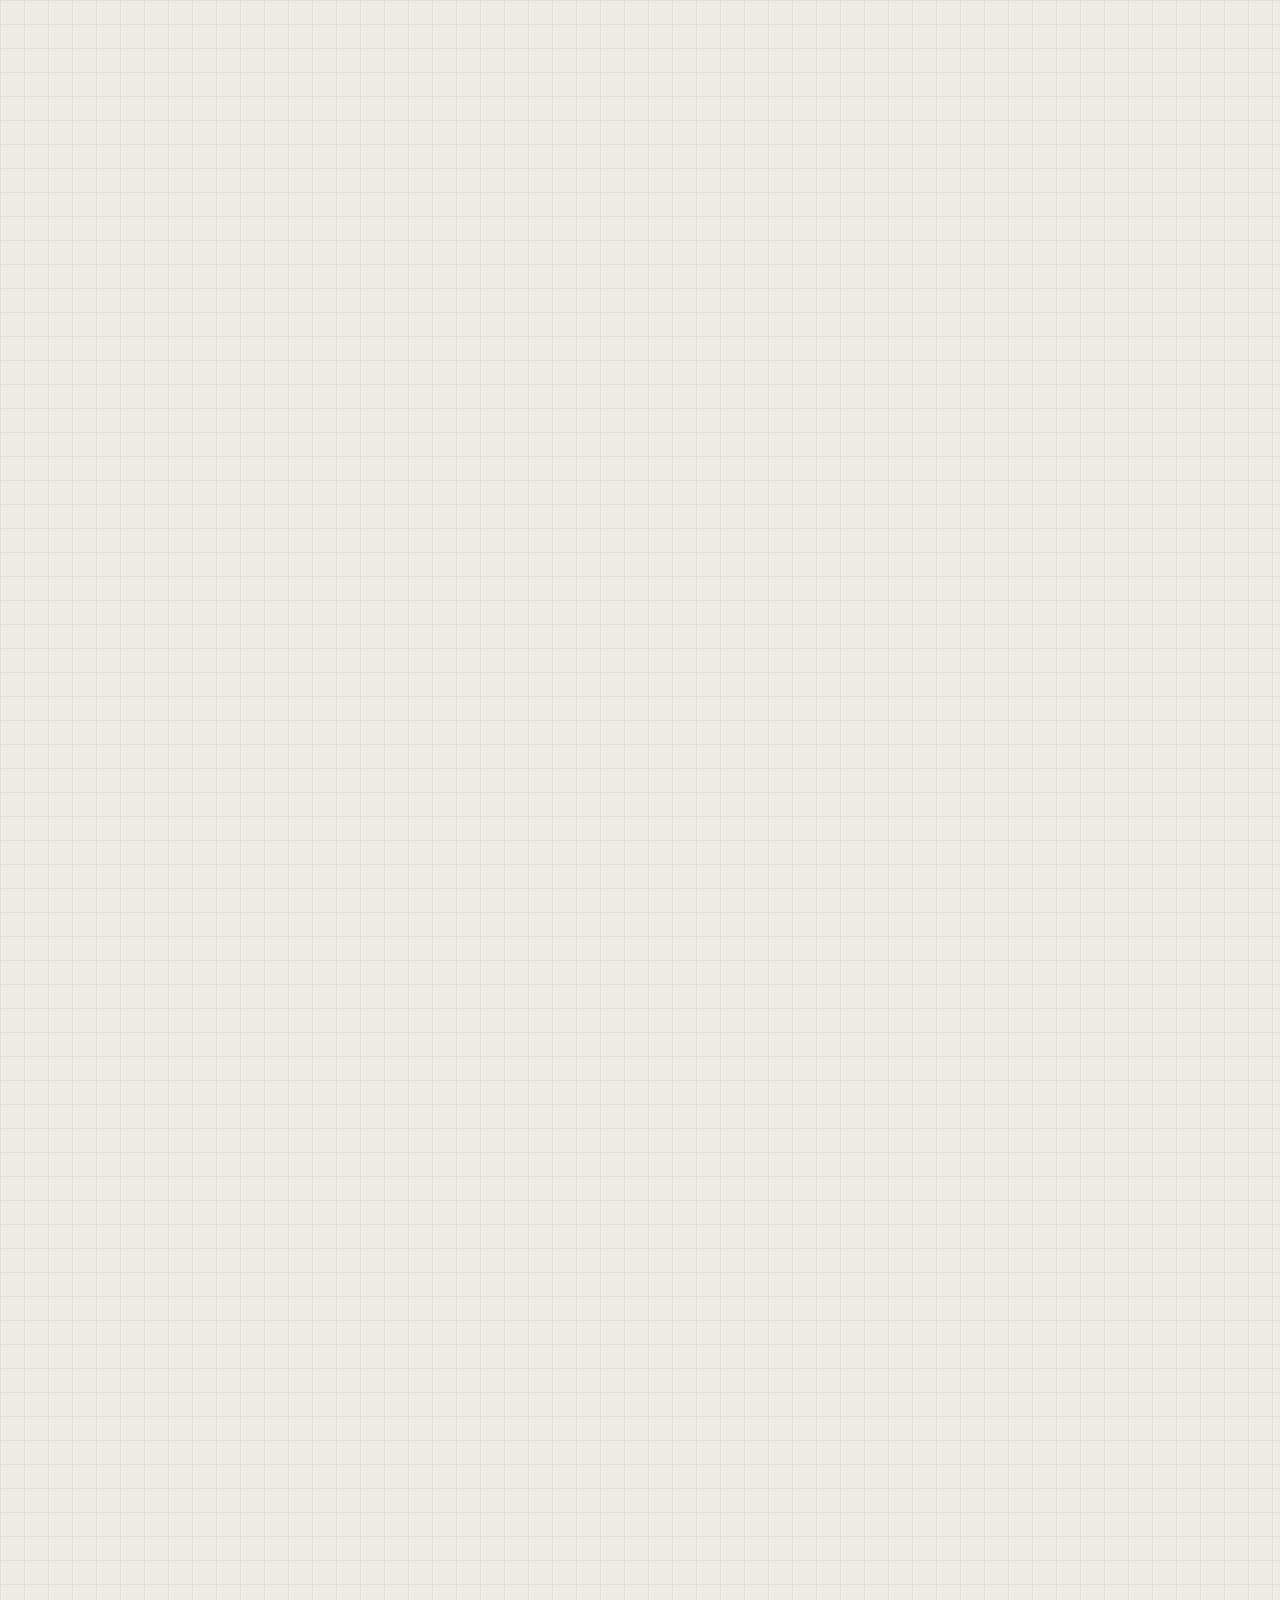
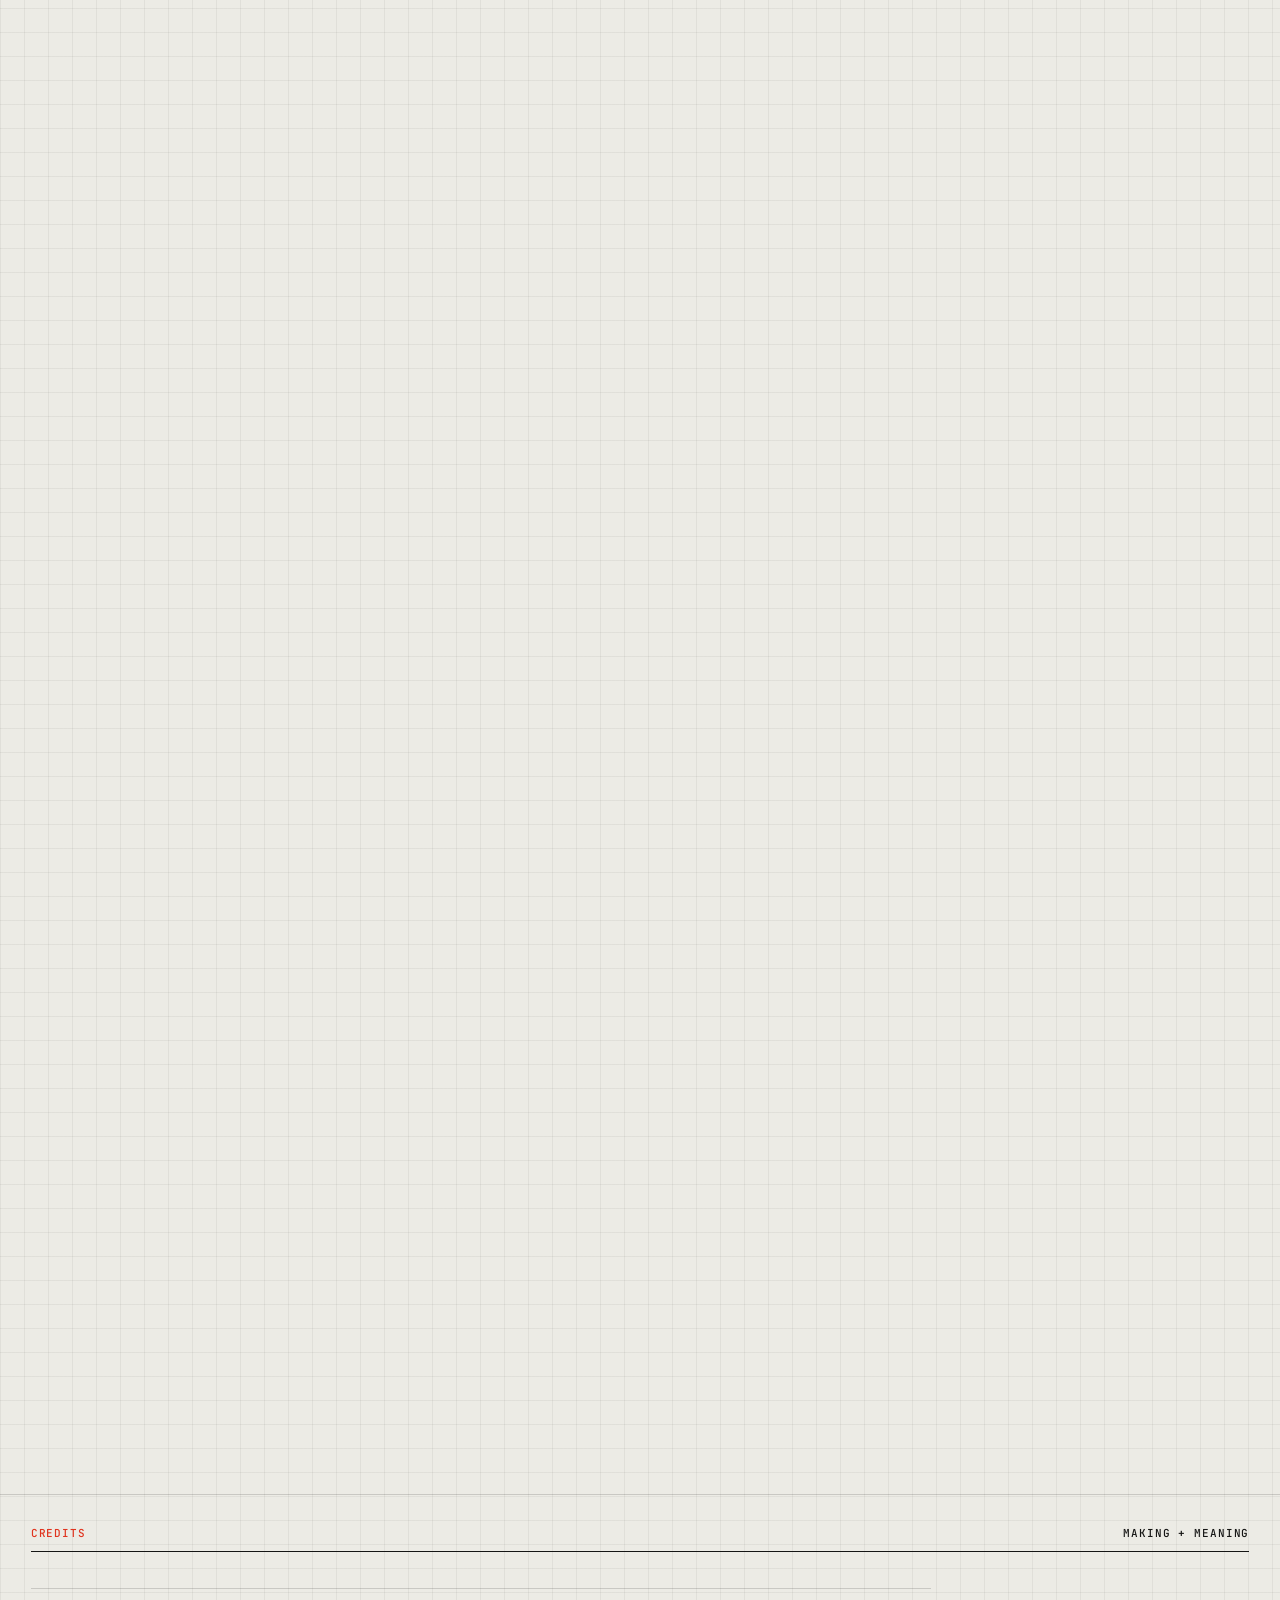
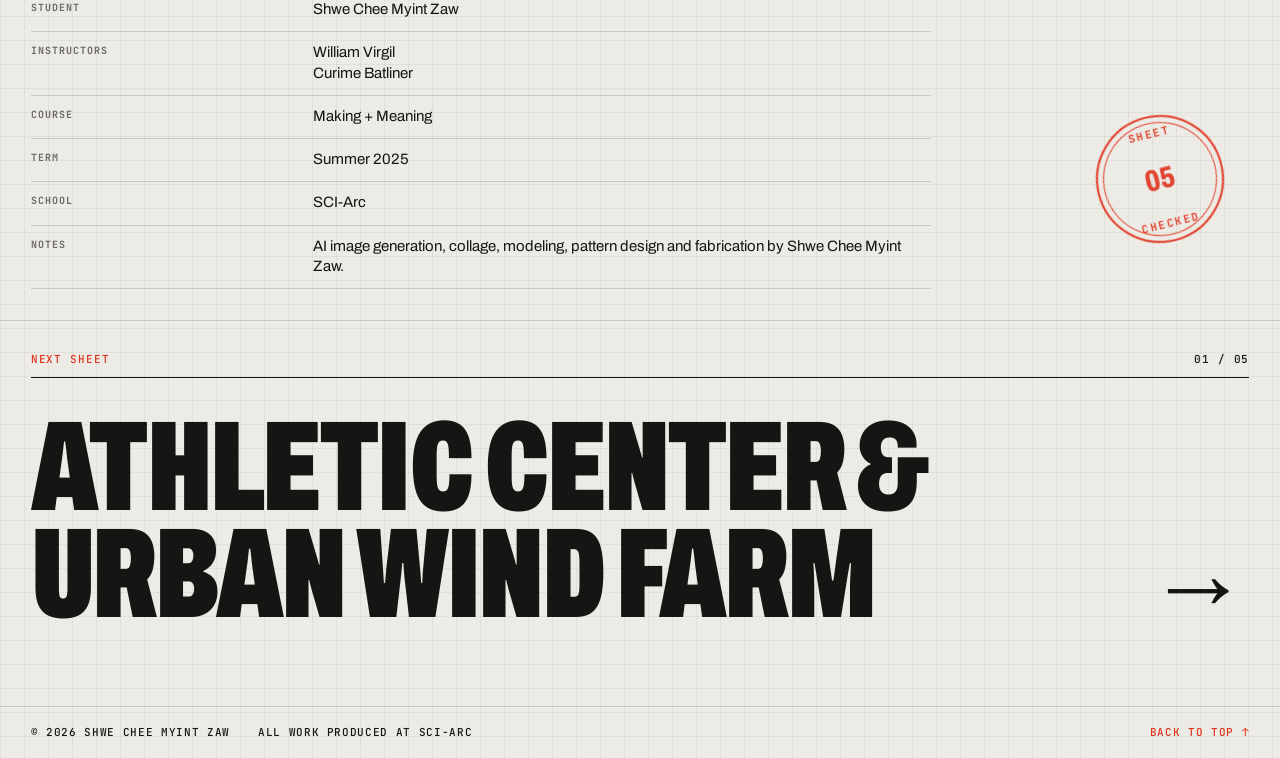
<file: projects/making-meaning.html>
<!DOCTYPE html>
<html lang="en">
<head>
<meta charset="utf-8">
<meta name="viewport" content="width=device-width, initial-scale=1, viewport-fit=cover">
<title>Making + Meaning — Shwe Chee Myint Zaw</title>
<meta name="description" content="Making+Meaning investigates design as a continuous workflow from digital image-making to physical fabrication. It begins with AI-driven explorations o">
<meta name="theme-color" content="#ecebe5">
<meta property="og:title" content="Making + Meaning — Shwe Chee Myint Zaw">
<meta property="og:description" content="Making+Meaning investigates design as a continuous workflow from digital image-making to physical fabrication. It begins with AI-driven explorations o">
<link rel="icon" href="../assets/favicon.svg" type="image/svg+xml">
<link rel="stylesheet" href="../assets/css/style.css">
<script>document.documentElement.classList.add('js')</script>
</head>
<body id="top" class="project">
<header class="topbar">
  <a class="tb-mark" href="../index.html" aria-label="Home">S<span>/</span>C<span>/</span>M<span>/</span>Z</a>
  <a class="tb-back" href="../index.html#index">&larr; Index</a>
  <nav class="tb-nav" aria-label="Main"><a href="../index.html#work">Work</a><a href="../index.html#index">Index</a><a href="../index.html#about">About</a><a href="../index.html#contact">Contact</a></nav>
  <span class="tb-clock" aria-hidden="true">LOS ANGELES <b data-clock>--:--</b></span>
</header>
<main>
<section class="sheet p-head">
  <div class="sheet-meta"><span>Sheet 05 / 05</span><span>Visual Studies</span><span class="hide-sm">14 figures</span></div>
  <h1 class="p-title"><span class="fit-wrap" data-balance>Making + Meaning</span></h1>
  <div class="p-info">
    <dl class="fields"><div class="field"><dt>Course</dt><dd>Making + Meaning</dd></div><div class="field"><dt>Term</dt><dd>Summer 2025</dd></div><div class="field"><dt>Instructors</dt><dd>William Virgil, Curime Batliner</dd></div></dl>
    <p class="p-intro">Making+Meaning investigates design as a continuous workflow from digital image-making to physical fabrication. It begins with AI-driven explorations of historic architectural forms, using prompting and image generation to produce a library of exaggerated and unconventional figures. These images are translated into collages and sculpted into three-dimensional models, where distortion and recombination become key tools for developing new spatial attitudes. In the second phase, the focus shifts to parametric design. Custom letterforms are generated and developed into complex pattern systems using computational tools. These patterns are then physically produced through robotic stamping onto fabric.</p>
  </div>
</section>

<section class="gallery" aria-label="Figures">
  <div class="hscroll" data-hscroll>
    <div class="hs-sticky">
      <div class="hs-track"><div class="chapter"><span class="ch-no">05.1</span><span class="ch-name">Part 1 — Image to Object</span><span class="ch-count">8 figs</span></div><figure class="fig photo" style="--ar:0.8000">
        <button class="fig-btn" aria-label="Enlarge figure 1: Collage of Victorian houses made using AI"><img class="" src="../assets/img/making-meaning/mm-collage-1-sm.webp" srcset="../assets/img/making-meaning/mm-collage-1-sm.webp 720w, ../assets/img/making-meaning/mm-collage-1.webp 1280w" sizes="(max-width: 760px) 88vw, 60vw" width="1280" height="1600" alt="Collage of Victorian houses made using AI" decoding="async" data-full="../assets/img/making-meaning/mm-collage-1.webp"></button>
        <figcaption><b>Fig. 01</b> Collage of Victorian houses made using AI</figcaption>
      </figure><figure class="fig photo" style="--ar:0.8000">
        <button class="fig-btn" aria-label="Enlarge figure 2: Collage of Victorian houses made using AI"><img class="" src="../assets/img/making-meaning/mm-collage-2-sm.webp" srcset="../assets/img/making-meaning/mm-collage-2-sm.webp 720w, ../assets/img/making-meaning/mm-collage-2.webp 1280w" sizes="(max-width: 760px) 88vw, 60vw" width="1280" height="1600" alt="Collage of Victorian houses made using AI" decoding="async" data-full="../assets/img/making-meaning/mm-collage-2.webp"></button>
        <figcaption><b>Fig. 02</b> Collage of Victorian houses made using AI</figcaption>
      </figure><figure class="fig drawing" style="--ar:0.6317">
        <button class="fig-btn" aria-label="Enlarge figure 3: Hatch of collage of Victorian houses"><img class="" src="../assets/img/making-meaning/mm-hatch-1-sm.webp" srcset="../assets/img/making-meaning/mm-hatch-1-sm.webp 720w, ../assets/img/making-meaning/mm-hatch-1.webp 1516w" sizes="(max-width: 760px) 88vw, 60vw" width="1516" height="2400" alt="Hatch of collage of Victorian houses" loading="lazy" decoding="async" data-full="../assets/img/making-meaning/mm-hatch-1.webp"></button>
        <figcaption><b>Fig. 03</b> Hatch of collage of Victorian houses</figcaption>
      </figure><figure class="fig drawing" style="--ar:0.6317">
        <button class="fig-btn" aria-label="Enlarge figure 4: Hatch of collage of Victorian houses"><img class="" src="../assets/img/making-meaning/mm-hatch-2-sm.webp" srcset="../assets/img/making-meaning/mm-hatch-2-sm.webp 720w, ../assets/img/making-meaning/mm-hatch-2.webp 1516w" sizes="(max-width: 760px) 88vw, 60vw" width="1516" height="2400" alt="Hatch of collage of Victorian houses" loading="lazy" decoding="async" data-full="../assets/img/making-meaning/mm-hatch-2.webp"></button>
        <figcaption><b>Fig. 04</b> Hatch of collage of Victorian houses</figcaption>
      </figure><figure class="fig photo" style="--ar:0.5625">
        <button class="fig-btn" aria-label="Enlarge figure 5: Sculpted model — Cinema 4D"><img class="" src="../assets/img/making-meaning/mm-c4d-1-sm.webp" srcset="../assets/img/making-meaning/mm-c4d-1-sm.webp 720w, ../assets/img/making-meaning/mm-c4d-1.webp 900w" sizes="(max-width: 760px) 88vw, 60vw" width="900" height="1600" alt="Sculpted model — Cinema 4D" loading="lazy" decoding="async" data-full="../assets/img/making-meaning/mm-c4d-1.webp"></button>
        <figcaption><b>Fig. 05</b> Sculpted model — Cinema 4D</figcaption>
      </figure><figure class="fig photo" style="--ar:0.5625">
        <button class="fig-btn" aria-label="Enlarge figure 6: Sculpted model — Cinema 4D"><img class="" src="../assets/img/making-meaning/mm-c4d-2-sm.webp" srcset="../assets/img/making-meaning/mm-c4d-2-sm.webp 720w, ../assets/img/making-meaning/mm-c4d-2.webp 900w" sizes="(max-width: 760px) 88vw, 60vw" width="900" height="1600" alt="Sculpted model — Cinema 4D" loading="lazy" decoding="async" data-full="../assets/img/making-meaning/mm-c4d-2.webp"></button>
        <figcaption><b>Fig. 06</b> Sculpted model — Cinema 4D</figcaption>
      </figure><figure class="fig photo" style="--ar:0.5625">
        <button class="fig-btn" aria-label="Enlarge figure 7: Sculpted model — realistic render"><img class="" src="../assets/img/making-meaning/mm-realistic-sm.webp" srcset="../assets/img/making-meaning/mm-realistic-sm.webp 720w, ../assets/img/making-meaning/mm-realistic.webp 900w" sizes="(max-width: 760px) 88vw, 60vw" width="900" height="1600" alt="Sculpted model — realistic render" loading="lazy" decoding="async" data-full="../assets/img/making-meaning/mm-realistic.webp"></button>
        <figcaption><b>Fig. 07</b> Sculpted model — realistic render</figcaption>
      </figure><figure class="fig photo" style="--ar:0.6667">
        <button class="fig-btn" aria-label="Enlarge figure 8: Model in context"><img class="" src="../assets/img/making-meaning/mm-context-sm.webp" srcset="../assets/img/making-meaning/mm-context-sm.webp 720w, ../assets/img/making-meaning/mm-context.webp 1024w" sizes="(max-width: 760px) 88vw, 60vw" width="1024" height="1536" alt="Model in context" loading="lazy" decoding="async" data-full="../assets/img/making-meaning/mm-context.webp"></button>
        <figcaption><b>Fig. 08</b> Model in context</figcaption>
      </figure><div class="chapter"><span class="ch-no">05.2</span><span class="ch-name">Part 2 — Pattern to Fabric</span><span class="ch-count">6 figs</span></div><figure class="fig drawing" style="--ar:0.6471">
        <button class="fig-btn" aria-label="Enlarge figure 9: Custom letterform — stamp"><img class="" src="../assets/img/making-meaning/mm-stamp-sm.webp" srcset="../assets/img/making-meaning/mm-stamp-sm.webp 720w, ../assets/img/making-meaning/mm-stamp.webp 792w" sizes="(max-width: 760px) 88vw, 60vw" width="792" height="1224" alt="Custom letterform — stamp" loading="lazy" decoding="async" data-full="../assets/img/making-meaning/mm-stamp.webp"></button>
        <figcaption><b>Fig. 09</b> Custom letterform — stamp</figcaption>
      </figure><figure class="fig drawing" style="--ar:0.3332">
        <button class="fig-btn" aria-label="Enlarge figure 10: Parametric pattern system"><img class="" src="../assets/img/making-meaning/mm-pattern-sm.webp" srcset="../assets/img/making-meaning/mm-pattern-sm.webp 720w, ../assets/img/making-meaning/mm-pattern.webp 609w" sizes="(max-width: 760px) 88vw, 60vw" width="609" height="1828" alt="Parametric pattern system" loading="lazy" decoding="async" data-full="../assets/img/making-meaning/mm-pattern.webp"></button>
        <figcaption><b>Fig. 10</b> Parametric pattern system</figcaption>
      </figure><figure class="fig photo" style="--ar:0.7500">
        <button class="fig-btn" aria-label="Enlarge figure 11: Robotic stamping onto fabric"><img class="" src="../assets/img/making-meaning/mm-robot-sm.webp" srcset="../assets/img/making-meaning/mm-robot-sm.webp 720w, ../assets/img/making-meaning/mm-robot.webp 1200w" sizes="(max-width: 760px) 88vw, 60vw" width="1200" height="1600" alt="Robotic stamping onto fabric" loading="lazy" decoding="async" data-full="../assets/img/making-meaning/mm-robot.webp"></button>
        <figcaption><b>Fig. 11</b> Robotic stamping onto fabric</figcaption>
      </figure><figure class="fig photo" style="--ar:0.5387">
        <button class="fig-btn" aria-label="Enlarge figure 12: Stamped fabric"><img class="" src="../assets/img/making-meaning/mm-fabric-sm.webp" srcset="../assets/img/making-meaning/mm-fabric-sm.webp 720w, ../assets/img/making-meaning/mm-fabric.webp 862w" sizes="(max-width: 760px) 88vw, 60vw" width="862" height="1600" alt="Stamped fabric" loading="lazy" decoding="async" data-full="../assets/img/making-meaning/mm-fabric.webp"></button>
        <figcaption><b>Fig. 12</b> Stamped fabric</figcaption>
      </figure><figure class="fig photo" style="--ar:0.9919">
        <button class="fig-btn" aria-label="Enlarge figure 13: Stamped fabric made into a skirt"><img class="" src="../assets/img/making-meaning/mm-skirt-sm.webp" srcset="../assets/img/making-meaning/mm-skirt-sm.webp 720w, ../assets/img/making-meaning/mm-skirt.webp 1587w" sizes="(max-width: 760px) 88vw, 60vw" width="1587" height="1600" alt="Stamped fabric made into a skirt" loading="lazy" decoding="async" data-full="../assets/img/making-meaning/mm-skirt.webp"></button>
        <figcaption><b>Fig. 13</b> Stamped fabric made into a skirt</figcaption>
      </figure><figure class="fig photo" style="--ar:0.6669">
        <button class="fig-btn" aria-label="Enlarge figure 14: Skirt, worn"><img class="" src="../assets/img/making-meaning/mm-worn-sm.webp" srcset="../assets/img/making-meaning/mm-worn-sm.webp 720w, ../assets/img/making-meaning/mm-worn.webp 1067w" sizes="(max-width: 760px) 88vw, 60vw" width="1067" height="1600" alt="Skirt, worn" loading="lazy" decoding="async" data-full="../assets/img/making-meaning/mm-worn.webp"></button>
        <figcaption><b>Fig. 14</b> Skirt, worn</figcaption>
      </figure></div>
      <div class="hs-hud"><span class="hs-count"><b data-cur>01</b> / 14</span><span class="hs-hint">Scroll &rarr; &middot; click to enlarge</span><div class="hs-bar"><i></i></div></div>
    </div>
  </div>
</section>

<section class="sheet credits">
  <div class="sheet-meta"><span>Credits</span><span>Making + Meaning</span></div>
  <dl class="fields fields-stack"><div class="field"><dt>Student</dt><dd>Shwe Chee Myint Zaw</dd></div><div class="field"><dt>Instructors</dt><dd>William Virgil<br>Curime Batliner</dd></div><div class="field"><dt>Course</dt><dd>Making + Meaning</dd></div><div class="field"><dt>Term</dt><dd>Summer 2025</dd></div><div class="field"><dt>School</dt><dd>SCI-Arc</dd></div><div class="field"><dt>Notes</dt><dd>AI image generation, collage, modeling, pattern design and fabrication by Shwe Chee Myint Zaw.</dd></div></dl>
  <div class="stamp stamp-sm" aria-hidden="true"><span>Sheet</span><b>05</b><span>Checked</span></div>
</section>

<section class="sheet next">
  <div class="sheet-meta"><span>Next sheet</span><span>01 / 05</span></div>
  <a class="next-link" href="athletic-center.html" data-preview="../assets/img/athletic-center/render-8-sm.webp">
    <span class="next-title">Athletic Center &amp; Urban Wind Farm</span><span class="next-arrow" aria-hidden="true">&rarr;</span>
  </a>
</section>
</main>
<footer class="foot">
  <span>&copy; 2026 Shwe Chee Myint Zaw</span>
  <span>All work produced at SCI-Arc</span>
  <a href="#top" data-top>Back to top &uarr;</a>
</footer>
<div class="lightbox" hidden aria-modal="true" role="dialog" aria-label="Image viewer">
  <button class="lb-close" aria-label="Close">Close &times;</button>
  <button class="lb-prev" aria-label="Previous image">&larr;</button>
  <figure><img alt=""><figcaption></figcaption></figure>
  <button class="lb-next" aria-label="Next image">&rarr;</button>
</div>
<div class="cursor-preview" aria-hidden="true"><img alt=""></div>
<script src="../assets/js/main.js" defer></script>
</body>
</html>
</file>
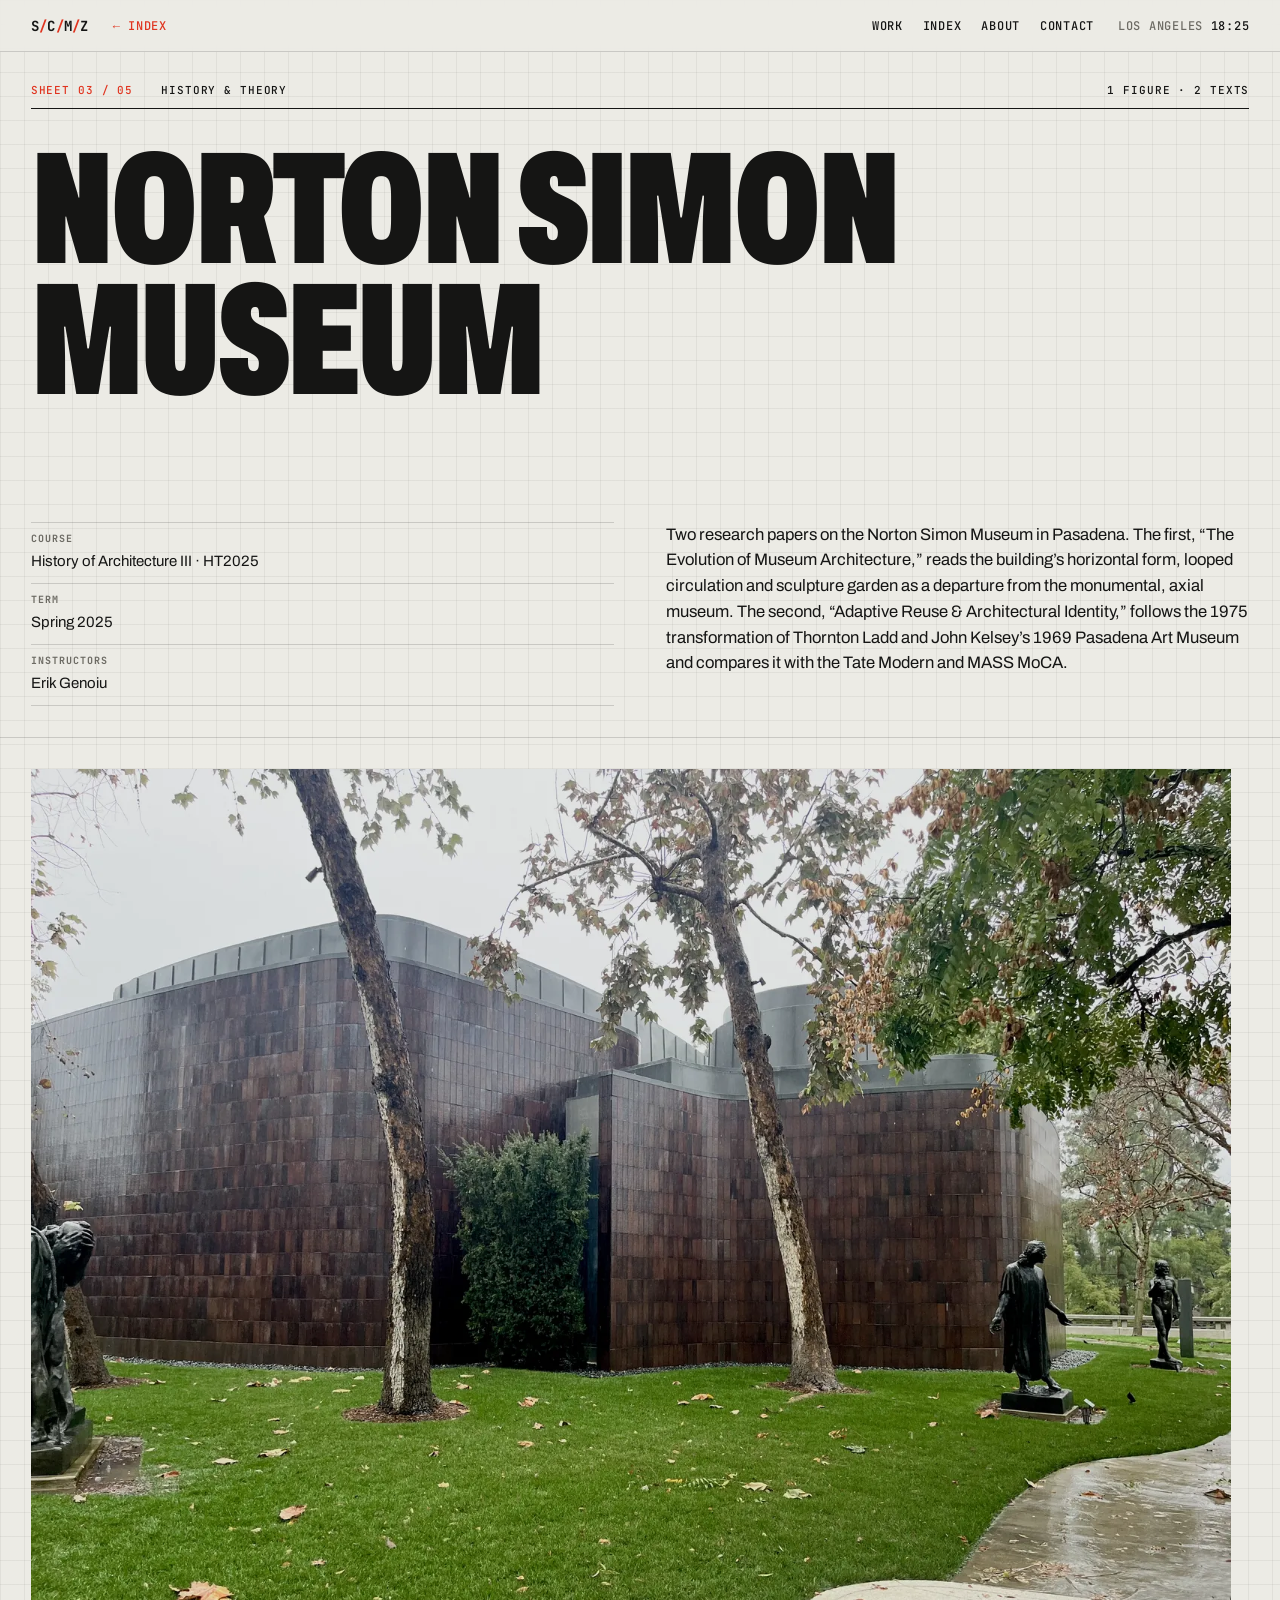
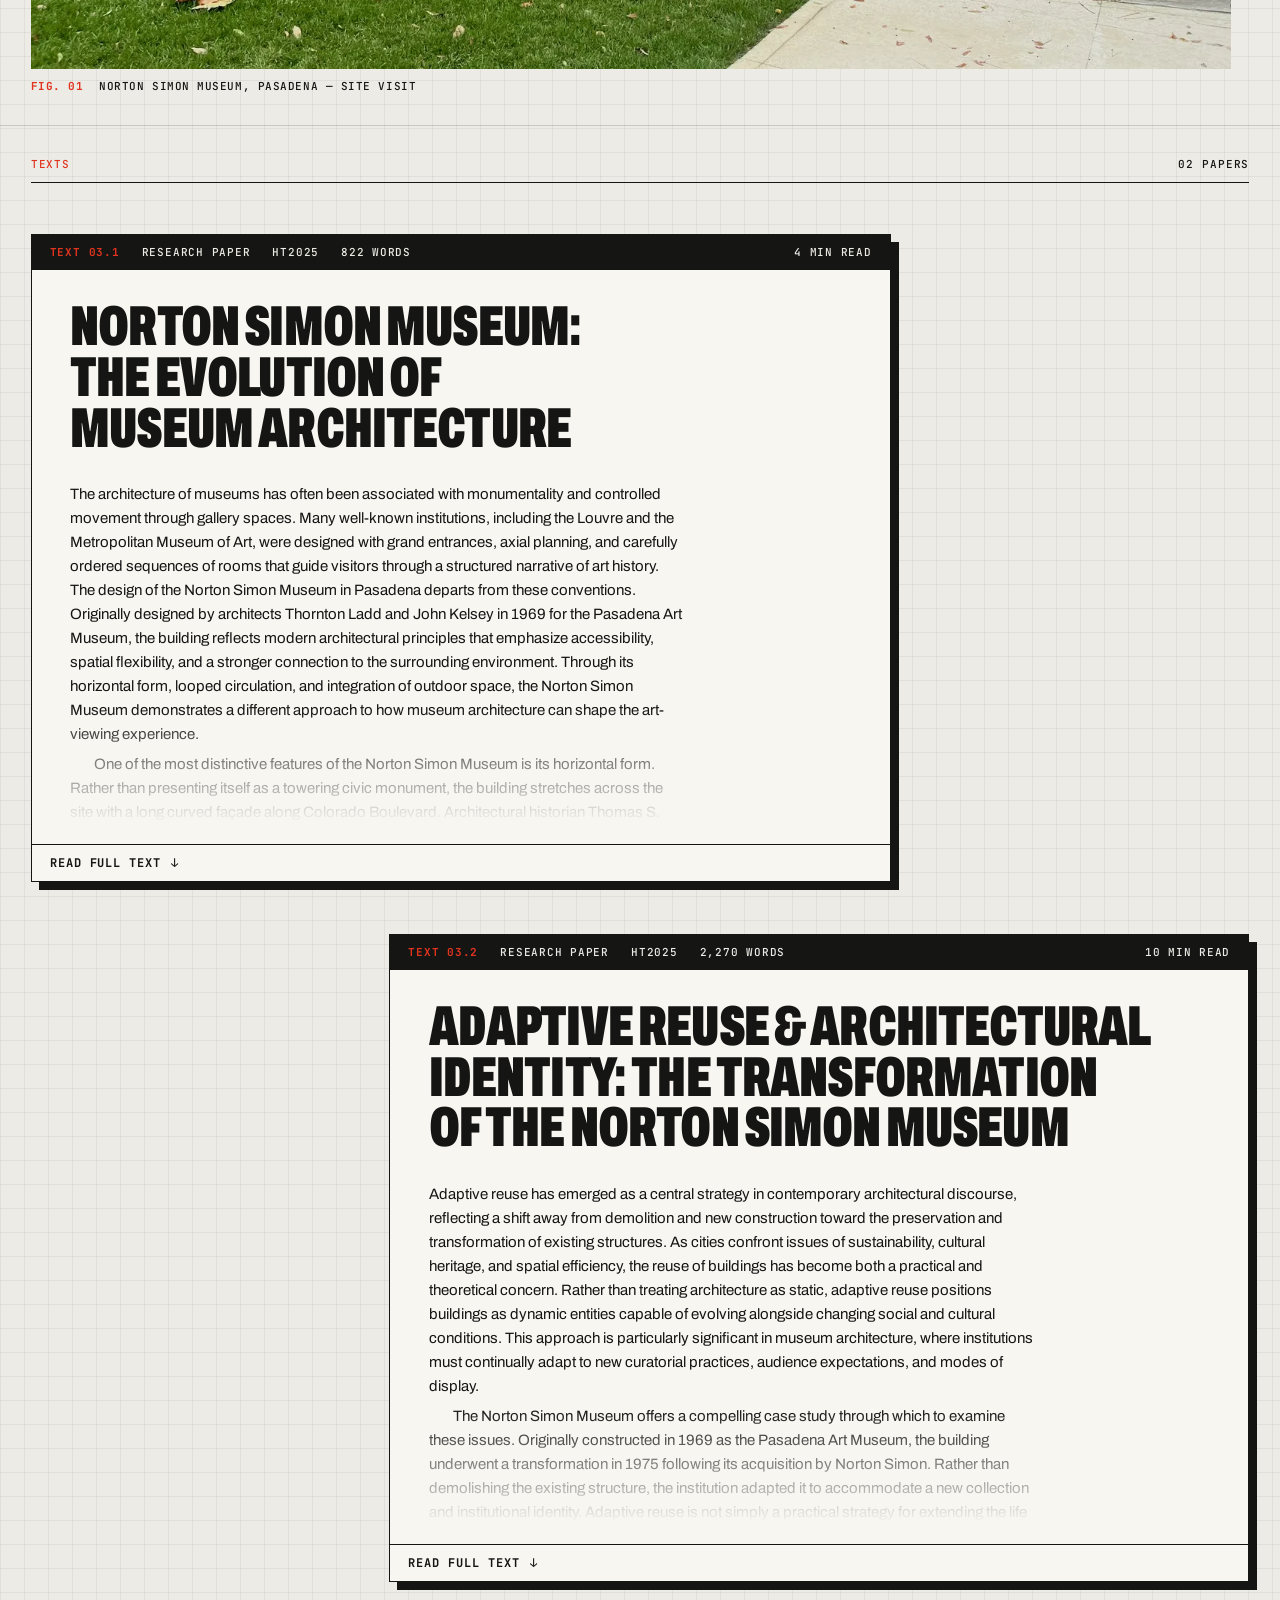
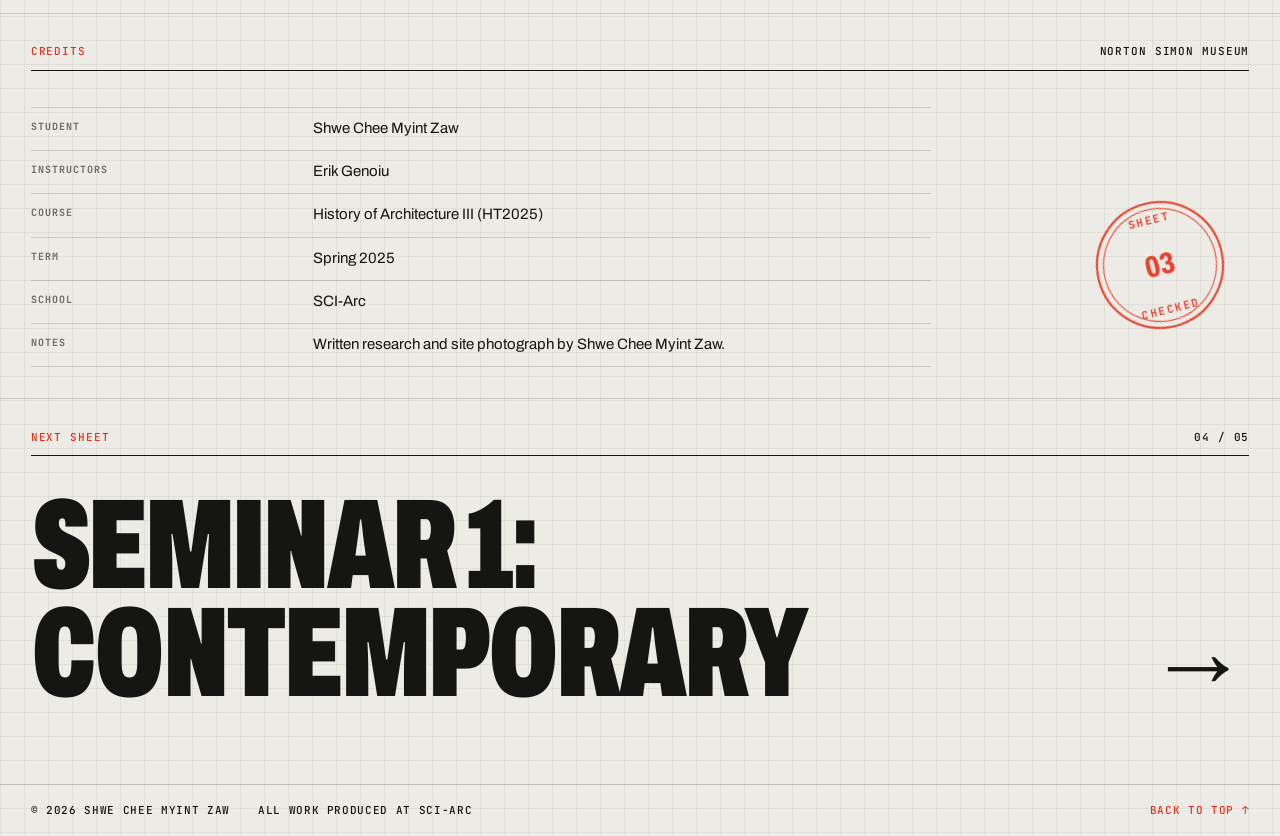
<file: projects/norton-simon-museum.html>
<!DOCTYPE html>
<html lang="en">
<head>
<meta charset="utf-8">
<meta name="viewport" content="width=device-width, initial-scale=1, viewport-fit=cover">
<title>Norton Simon Museum — Shwe Chee Myint Zaw</title>
<meta name="description" content="Two research papers on the Norton Simon Museum in Pasadena. The first, “The Evolution of Museum Architecture,” reads the building’s horizontal form, l">
<meta name="theme-color" content="#ecebe5">
<meta property="og:title" content="Norton Simon Museum — Shwe Chee Myint Zaw">
<meta property="og:description" content="Two research papers on the Norton Simon Museum in Pasadena. The first, “The Evolution of Museum Architecture,” reads the building’s horizontal form, l">
<link rel="icon" href="../assets/favicon.svg" type="image/svg+xml">
<link rel="stylesheet" href="../assets/css/style.css">
<script>document.documentElement.classList.add('js')</script>
</head>
<body id="top" class="project">
<header class="topbar">
  <a class="tb-mark" href="../index.html" aria-label="Home">S<span>/</span>C<span>/</span>M<span>/</span>Z</a>
  <a class="tb-back" href="../index.html#index">&larr; Index</a>
  <nav class="tb-nav" aria-label="Main"><a href="../index.html#work">Work</a><a href="../index.html#index">Index</a><a href="../index.html#about">About</a><a href="../index.html#contact">Contact</a></nav>
  <span class="tb-clock" aria-hidden="true">LOS ANGELES <b data-clock>--:--</b></span>
</header>
<main>
<section class="sheet p-head">
  <div class="sheet-meta"><span>Sheet 03 / 05</span><span>History &amp; Theory</span><span class="hide-sm">1 figure · 2 texts</span></div>
  <h1 class="p-title"><span class="fit-wrap" data-balance>Norton Simon Museum</span></h1>
  <div class="p-info">
    <dl class="fields"><div class="field"><dt>Course</dt><dd>History of Architecture III &middot; HT2025</dd></div><div class="field"><dt>Term</dt><dd>Spring 2025</dd></div><div class="field"><dt>Instructors</dt><dd>Erik Genoiu</dd></div></dl>
    <p class="p-intro">Two research papers on the Norton Simon Museum in Pasadena. The first, “The Evolution of Museum Architecture,” reads the building’s horizontal form, looped circulation and sculpture garden as a departure from the monumental, axial museum. The second, “Adaptive Reuse &amp; Architectural Identity,” follows the 1975 transformation of Thornton Ladd and John Kelsey’s 1969 Pasadena Art Museum and compares it with the Tate Modern and MASS MoCA.</p>
  </div>
</section>

<section class="sheet single" aria-label="Figure"><figure class="fig photo" style="--ar:1.3333">
        <button class="fig-btn" aria-label="Enlarge figure 1: Norton Simon Museum, Pasadena — site visit"><img class="" src="../assets/img/norton-simon-museum/norton-simon-sm.webp" srcset="../assets/img/norton-simon-museum/norton-simon-sm.webp 720w, ../assets/img/norton-simon-museum/norton-simon.webp 1600w" sizes="(max-width: 760px) 88vw, 60vw" width="1600" height="1200" alt="Norton Simon Museum, Pasadena — site visit" decoding="async" data-full="../assets/img/norton-simon-museum/norton-simon.webp"></button>
        <figcaption><b>Fig. 01</b> Norton Simon Museum, Pasadena — site visit</figcaption>
      </figure></section>
<section class="sheet essays">
  <div class="sheet-meta"><span>Texts</span><span>02 papers</span></div>
  <article class="textbox rv" id="essay-1">
    <header class="tb-head">
      <span class="tb-no">Text 03.1</span>
      <span>Research paper</span><span>HT2025</span><span>822 words</span><span>4 min read</span>
    </header>
    <h3 class="tb-title">Norton Simon Museum: The Evolution of Museum Architecture</h3>
    <div class="tb-body" id="essay-1-body"><p>The architecture of museums has often been associated with monumentality and controlled movement through gallery spaces. Many well-known institutions, including the Louvre and the Metropolitan Museum of Art, were designed with grand entrances, axial planning, and carefully ordered sequences of rooms that guide visitors through a structured narrative of art history. The design of the Norton Simon Museum in Pasadena departs from these conventions. Originally designed by architects Thornton Ladd and John Kelsey in 1969 for the Pasadena Art Museum, the building reflects modern architectural principles that emphasize accessibility, spatial flexibility, and a stronger connection to the surrounding environment. Through its horizontal form, looped circulation, and integration of outdoor space, the Norton Simon Museum demonstrates a different approach to how museum architecture can shape the art-viewing experience.</p><p>One of the most distinctive features of the Norton Simon Museum is its horizontal form. Rather than presenting itself as a towering civic monument, the building stretches across the site with a long curved façade along Colorado Boulevard. Architectural historian Thomas S. Hines notes that many modernist buildings in Southern California intentionally avoided the monumental language associated with older cultural institutions. Instead, architects favored designs that were more closely connected to their surroundings and scaled to human experience. The low profile of the Norton Simon Museum reflects this approach. Visitors do not ascend dramatic staircases or pass through imposing entrances; instead, the museum’s architecture offers a more direct and approachable point of entry. The building’s modest height and elongated shape emphasize continuity with the landscape rather than architectural dominance.</p><p>The organization of movement through the museum further distinguishes the building from earlier museum models. Traditional museums often rely on linear circulation systems that lead visitors through galleries in a predetermined order. At the Norton Simon Museum, however, the galleries are arranged in a continuous loop surrounding a central courtyard. Architectural historian Barry Bergdoll describes how modern museum architecture increasingly experimented with circulation patterns that allow visitors greater freedom in navigating exhibition spaces. At the Norton Simon Museum, this looped layout allows visitors to move through the galleries without retracing steps or following a rigid sequence. Visitors can explore the museum’s sections according to their own interests, creating a more flexible, individualized experience of the collection.</p><p>Another important element of the museum’s design is its relationship to the surrounding landscape. Instead of isolating artworks entirely within interior galleries, the museum incorporates an extensive sculpture garden organized around a pond and landscaped pathways. This outdoor space allows visitors to encounter artworks in a setting that combines architecture, nature, and sculpture. Architectural theorist Kenneth Frampton argues that modern architecture often seeks to establish a stronger connection between buildings and their physical environment. The sculpture garden at the Norton Simon Museum reflects this principle by extending the museum experience beyond the interior galleries. Walking paths, water features, and vegetation create a quieter and more contemplative environment for viewing art, encouraging visitors to move slowly through the space.</p><p>The visitor experience produced by this design has been noted by scholars writing about the museum. In her review of the Norton Simon Museum, historian Megan Kyriss describes the institution as a space that encourages exploration and reflection rather than rigid observation. According to Kyriss, the museum’s layout allows visitors to move comfortably between galleries and outdoor areas, creating a relaxed atmosphere for engaging with the collection. Instead of presenting artworks through a strictly chronological path, the building offers multiple ways of encountering objects throughout the museum. This flexibility highlights the role architecture plays in shaping how audiences interact with art.</p><p>The Norton Simon Museum can also be interpreted within broader theoretical discussions about the cultural role of museums. Art historian Carol Duncan argues that many traditional museums function as ritualized spaces that structure the visitor’s movement in ways that reinforce institutional authority. The architectural layout of these buildings often resembles ceremonial or religious spaces, guiding visitors through sequences that elevate the cultural significance of the artworks on display. Modern museum architecture, however, increasingly challenges this ritual structure by emphasizing openness and accessibility. The design of the Norton Simon Museum reflects this shift. By allowing more flexible circulation and incorporating outdoor environments into the museum experience, the building encourages a less formal and more exploratory form of engagement with art.</p><p>In this way, the Norton Simon Museum represents an important moment in the development of modern museum architecture. Its horizontal form reduces the monumentality traditionally associated with cultural institutions, while its looped circulation and sculpture garden expand how visitors move through and experience the museum. These design strategies demonstrate how architecture can influence the interpretation and accessibility of art collections. Rather than reinforcing the authority of the museum as an institution, the building supports a more personal and open encounter with artworks. Through its spatial organization and relationship to the landscape, the Norton Simon Museum illustrates how museum architecture evolved during the late twentieth century to prioritize visitor experience and environmental context.</p></div>
    <button class="tb-toggle" aria-expanded="false" aria-controls="essay-1-body"><span>Read full text</span> <i aria-hidden="true">&darr;</i></button>
  </article><article class="textbox rv" id="essay-2">
    <header class="tb-head">
      <span class="tb-no">Text 03.2</span>
      <span>Research paper</span><span>HT2025</span><span>2,270 words</span><span>10 min read</span>
    </header>
    <h3 class="tb-title">Adaptive Reuse &amp; Architectural Identity: The Transformation of the Norton Simon Museum</h3>
    <div class="tb-body" id="essay-2-body"><p>Adaptive reuse has emerged as a central strategy in contemporary architectural discourse, reflecting a shift away from demolition and new construction toward the preservation and transformation of existing structures. As cities confront issues of sustainability, cultural heritage, and spatial efficiency, the reuse of buildings has become both a practical and theoretical concern. Rather than treating architecture as static, adaptive reuse positions buildings as dynamic entities capable of evolving alongside changing social and cultural conditions. This approach is particularly significant in museum architecture, where institutions must continually adapt to new curatorial practices, audience expectations, and modes of display.</p><p>The Norton Simon Museum offers a compelling case study through which to examine these issues. Originally constructed in 1969 as the Pasadena Art Museum, the building underwent a transformation in 1975 following its acquisition by Norton Simon. Rather than demolishing the existing structure, the institution adapted it to accommodate a new collection and institutional identity. Adaptive reuse is not simply a practical strategy for extending the life of buildings, but a design process that reshapes architectural identity. The Norton Simon Museum demonstrates how adaptive reuse negotiates tensions between preservation and transformation, allowing architecture to embody multiple temporal and cultural meanings simultaneously.</p><p>Adaptive reuse is commonly defined as the process of repurposing an existing building for a use other than that for which it was originally designed. However, this definition only captures part of its significance. As James Douglas explains, adaptive reuse involves not only functional change but also the retention of cultural and architectural value, allowing buildings to remain relevant while preserving elements of their past.<sup>1</sup> This dual objective distinguishes adaptive reuse from both preservation, which prioritizes historical integrity, and new construction, which often disregards existing structures altogether.</p><p>Bie Plevoets and Koenraad Van Cleempoel expand this understanding by framing adaptive reuse as an interpretive act.<sup>2</sup> In their view, reuse is a design strategy that negotiates between continuity and change, requiring architects to engage critically with the existing building. This process often involves selective intervention, in which certain elements are preserved while others are modified or replaced. The result is a layered architectural condition in which multiple histories coexist.</p><p>This theoretical framework is particularly relevant for museum architecture, where buildings must accommodate highly specific spatial and environmental requirements. Museums demand controlled lighting, stable climate conditions, and carefully organized circulation paths, all of which can be difficult to achieve within an existing structure. At the same time, the reuse of historic or modern buildings can enrich the visitor experience by embedding the museum within a broader architectural narrative. Adaptive reuse therefore operates at the intersection of functional necessity and cultural expression.</p><p>The building that now houses the Norton Simon Museum was originally designed as the Pasadena Art Museum by architects Thornton Ladd and John Kelsey. Completed in 1969, the structure exemplified the principles of late modernist architecture, emphasizing clarity of form, modular organization, and a restrained material palette. Its design reflects broader trends in mid-twentieth century museum architecture, which sought to create neutral and flexible spaces for the display of modern art.</p><p>The building’s exterior is defined by strong horizontal lines and a relatively closed façade, creating a sense of enclosure that separates the interior gallery spaces from the surrounding urban environment. Inside, the galleries are arranged as a sequence of interconnected rooms, allowing for controlled circulation and carefully curated viewing experiences. This inward-facing design prioritizes engagement with the artwork, minimizing external distractions and directing the visitor’s attention toward the collection.</p><p>Despite its architectural sophistication, the Pasadena Art Museum faced financial difficulties in the early 1970s. These challenges ultimately led to its acquisition by Norton Simon, whose extensive art collection required a different institutional framework. This transition marked not only a change in ownership but also a shift in the building’s identity, setting the stage for its adaptive reuse.</p><p>The conversion of the Pasadena Art Museum into the Norton Simon Museum represents a nuanced example of adaptive reuse. Rather than undertaking a complete redesign, the transformation involved a series of targeted interventions that reconfigured the building’s interior while preserving its overall structure. This approach reflects what Plevoets and Van Cleempoel describe as “strategic intervention,” in which new elements are introduced in a way that respects and engages with the existing architecture.<sup>2</sup></p><p>One of the most significant changes involved the reorganization of gallery spaces to accommodate Norton Simon’s collection, which includes European paintings, Asian sculptures, and works spanning multiple historical periods. These adjustments required modifications to circulation patterns, ensuring that visitors could move through the museum in a coherent and meaningful way. The revised layout emphasizes a more chronological and thematic progression, guiding visitors through a structured narrative of art history.</p><p>In addition to interior modifications, the museum’s exterior environment was enhanced through the development of a sculpture garden. This addition establishes a dialogue between the building and its surrounding landscape, extending the museum experience beyond the interior galleries. The integration of indoor and outdoor space reflects broader trends in museum design, emphasizing experiential engagement and spatial diversity.</p><p>Adaptive reuse has a profound impact on the way visitors experience architectural space. At the Norton Simon Museum, the existing structure imposes certain constraints on gallery size, ceiling height, and circulation. However, these limitations also contribute to a distinctive spatial quality. The relatively intimate scale of the galleries encourages close engagement with individual works of art, fostering a more contemplative viewing experience than that found in larger, more expansive museums.</p><p>Bruno Frey and Lasse Steiner note that the value of cultural institutions lies not only in their collections but also in the experiences they provide.<sup>3</sup> In this sense, museum architecture plays a crucial role in shaping visitor perception and interaction. The Norton Simon Museum demonstrates how an existing building can be reinterpreted to support new forms of engagement, even within the constraints of its original design. Its circulation system further illustrates this point: rather than enforcing a single linear path, the museum offers interconnected spaces that allow for multiple routes and varied sequences of movement. This flexibility enables visitors to navigate the collection in a more personal and exploratory manner, enhancing the overall experience.</p><p>To more fully understand the architectural implications of adaptive reuse at the Norton Simon Museum, it is necessary to situate the building within a broader range of reuse strategies in museum design. While the Norton Simon Museum represents a relatively subtle and restrained form of adaptive reuse, other institutions demonstrate more dramatic transformations of existing structures. By comparing the Norton Simon Museum with the Tate Modern and the Massachusetts Museum of Contemporary Art (Mass MoCA), it becomes clear that adaptive reuse exists along a spectrum, from minimal intervention to large-scale spatial reconfiguration. These differing approaches reveal how reuse strategies shape architectural identity and influence visitor experience.</p><p>The Norton Simon Museum exemplifies a strategy of continuity and refinement. Much of the original structure of the Pasadena Art Museum remains intact, with changes focused primarily on interior reorganization and improvements to visitor experience rather than major formal transformation. The building’s horizontal massing, modular gallery layout, and inward-facing orientation continue to define its architectural character. Adjustments to circulation and gallery sequencing work within the constraints of the original design rather than replacing it. As a result, the building maintains a strong connection to its modernist origins while accommodating a new institutional identity.</p><p>This restrained approach contrasts sharply with the Tate Modern, where adaptive reuse is used as a strategy of dramatic transformation and contrast. The conversion of the Bankside Power Station into a museum involved inserting entirely new spatial systems within the existing industrial shell. While Herzog &amp; de Meuron preserved the exterior structure, including its iconic chimney, they radically transformed the interior to create expansive, flexible gallery spaces suited for contemporary art. The Turbine Hall, in particular, exemplifies this approach, converting a former industrial space into a monumental public interior.</p><p>At the Tate Modern, adaptive reuse highlights the tension between past and present. The industrial character of the original building is not hidden but emphasized, creating a visible dialogue between its former and current functions. This strategy produces a vastly different spatial experience from that of the Norton Simon Museum. Whereas the Norton Simon’s smaller, enclosed galleries encourage quiet and focused engagement with individual artworks, the Tate Modern’s large-scale spaces generate a sense of openness, movement, and spectacle. This contrast demonstrates how adaptive reuse can shape not only architectural form but also the emotional and perceptual experience of visitors.</p><p>Mass MoCA represents a third model of adaptive reuse, defined by fragmentation and accumulation. Rather than adapting a single building, the project transforms an entire industrial complex into a museum campus. Each structure retains elements of its original form, resulting in a collection of varied spaces with different scales, materials, and spatial qualities. This diversity stands in contrast to the more unified architectural identity of the Norton Simon Museum.</p><p>The spatial organization of Mass MoCA reflects its industrial origins. Long corridors, expansive open rooms, and irregular pathways create a nonlinear circulation system in which visitors move freely between buildings. This layout encourages exploration and discovery, offering a less structured experience than that of the Norton Simon Museum. In contrast, the Norton Simon’s more controlled circulation guides visitors through a coherent sequence of galleries, reinforcing a clearer curatorial narrative. The difference between these approaches highlights how adaptive reuse can either reinforce or disrupt spatial order, depending on the goals of the project.</p><p>These comparisons demonstrate that adaptive reuse strategies are closely tied to the nature of the original structure. The Norton Simon Museum’s relatively compact and purpose-built design allows for incremental modification, resulting in a high degree of continuity between its original and current forms. In contrast, the industrial scale and openness of the Tate Modern and Mass MoCA require more extensive interventions, leading to more visibly transformative outcomes.</p><p>At the same time, these projects illustrate the broader theoretical point that adaptive reuse is inherently interpretive. As Plevoets and Van Cleempoel argue, reuse involves decisions about what to preserve, what to alter, and what to add.<sup>2</sup> These choices shape the architectural identity of the building and influence how it is experienced by visitors. In the case of the Norton Simon Museum, the decision to retain the building’s modernist character reflects a commitment to continuity and subtle reinterpretation. The architecture functions as a quiet framework for the display of art rather than a dominant visual statement.</p><p>By contrast, the Tate Modern and Mass MoCA emphasize the transformative potential of adaptive reuse. In these examples, the contrast between old and new becomes a central design feature, producing dynamic and often dramatic spatial experiences. The architecture itself becomes an active participant in shaping the visitor’s understanding of the space.</p><p>Ultimately, the comparison of these three institutions demonstrates that adaptive reuse is not a single, uniform approach but a flexible and context-dependent strategy. The Norton Simon Museum shows how reuse can operate through continuity and refinement, preserving the essence of an existing building while adapting it to new purposes. In contrast, the Tate Modern and Mass MoCA illustrate how reuse can generate entirely new architectural identities through large-scale transformation and spatial experimentation. This range of approaches demonstrates that adaptive reuse is not simply a technical or economic solution, but a process that fundamentally reshapes architectural meaning. By engaging with existing structures in different ways, architects and institutions produce a wide variety of spatial and cultural outcomes. Each approach reflects a distinct interpretation of how the past can be preserved, reinterpreted, or transformed within contemporary architectural practice.</p><p>Adaptive reuse offers several important advantages, particularly in terms of sustainability and cultural preservation. By retaining existing structures, it reduces the environmental impact associated with demolition and new construction. At the same time, it allows buildings to maintain a connection to their historical context, contributing to a sense of continuity within the urban landscape.<sup>1</sup> In this way, adaptive reuse not only conserves physical materials but also preserves cultural memory embedded in the built environment.</p><p>However, adaptive reuse also presents significant challenges. Existing buildings often impose constraints on design flexibility, limiting the extent to which new functions can be fully accommodated. In museum architecture, these constraints may affect gallery layout, lighting conditions, and visitor circulation. As Plevoets and Van Cleempoel emphasize, successful adaptive reuse requires a careful balance between preservation and transformation.<sup>2</sup> Architects must negotiate between respecting the integrity of the original structure and adapting it to meet contemporary functional and curatorial demands.</p><p>The Norton Simon Museum illustrates both the strengths and limitations of this approach. While the building preserves much of the architectural character of the original Pasadena Art Museum, it also operates within the constraints imposed by its existing structure. These limitations, however, do not diminish the building’s effectiveness; rather, they contribute to its distinct identity, demonstrating how constraints can become opportunities for architectural innovation.</p><p>Ultimately, the transformation of the Norton Simon Museum highlights the complex and multifaceted nature of adaptive reuse. Rather than simply preserving or replacing an existing structure, adaptive reuse introduces new layers of meaning that reshape architectural identity. Through a careful balance of continuity and change, the museum embodies multiple temporal and cultural narratives, reflecting both its origins as the Pasadena Art Museum and its present role as a major cultural institution.</p><p>In the broader context of architectural practice, adaptive reuse represents a shift toward a more sustainable and culturally responsive approach to design. By embracing the potential of existing buildings, architects and institutions can create spaces that are both historically grounded and forward-looking. The Norton Simon Museum stands as a compelling example of this approach, illustrating how architecture can evolve over time while maintaining a meaningful connection to its past.</p><ol class="tb-notes"><li>James Douglas, Building Adaptation (Oxford: Butterworth-Heinemann, 2006).</li><li>Bie Plevoets and Koenraad Van Cleempoel, Adaptive Reuse of the Built Heritage (London: Routledge, 2019).</li><li>Bruno S. Frey and Lasse Steiner, “World Heritage List: Does It Make Sense?” International Journal of Cultural Policy 17, no. 5 (2011): 555–573.</li></ol></div>
    <button class="tb-toggle" aria-expanded="false" aria-controls="essay-2-body"><span>Read full text</span> <i aria-hidden="true">&darr;</i></button>
  </article>
</section>
<section class="sheet credits">
  <div class="sheet-meta"><span>Credits</span><span>Norton Simon Museum</span></div>
  <dl class="fields fields-stack"><div class="field"><dt>Student</dt><dd>Shwe Chee Myint Zaw</dd></div><div class="field"><dt>Instructors</dt><dd>Erik Genoiu</dd></div><div class="field"><dt>Course</dt><dd>History of Architecture III (HT2025)</dd></div><div class="field"><dt>Term</dt><dd>Spring 2025</dd></div><div class="field"><dt>School</dt><dd>SCI-Arc</dd></div><div class="field"><dt>Notes</dt><dd>Written research and site photograph by Shwe Chee Myint Zaw.</dd></div></dl>
  <div class="stamp stamp-sm" aria-hidden="true"><span>Sheet</span><b>03</b><span>Checked</span></div>
</section>

<section class="sheet next">
  <div class="sheet-meta"><span>Next sheet</span><span>04 / 05</span></div>
  <a class="next-link" href="seminar-contemporary.html">
    <span class="next-title">Seminar 1: Contemporary</span><span class="next-arrow" aria-hidden="true">&rarr;</span>
  </a>
</section>
</main>
<footer class="foot">
  <span>&copy; 2026 Shwe Chee Myint Zaw</span>
  <span>All work produced at SCI-Arc</span>
  <a href="#top" data-top>Back to top &uarr;</a>
</footer>
<div class="lightbox" hidden aria-modal="true" role="dialog" aria-label="Image viewer">
  <button class="lb-close" aria-label="Close">Close &times;</button>
  <button class="lb-prev" aria-label="Previous image">&larr;</button>
  <figure><img alt=""><figcaption></figcaption></figure>
  <button class="lb-next" aria-label="Next image">&rarr;</button>
</div>
<div class="cursor-preview" aria-hidden="true"><img alt=""></div>
<script src="../assets/js/main.js" defer></script>
</body>
</html>
</file>
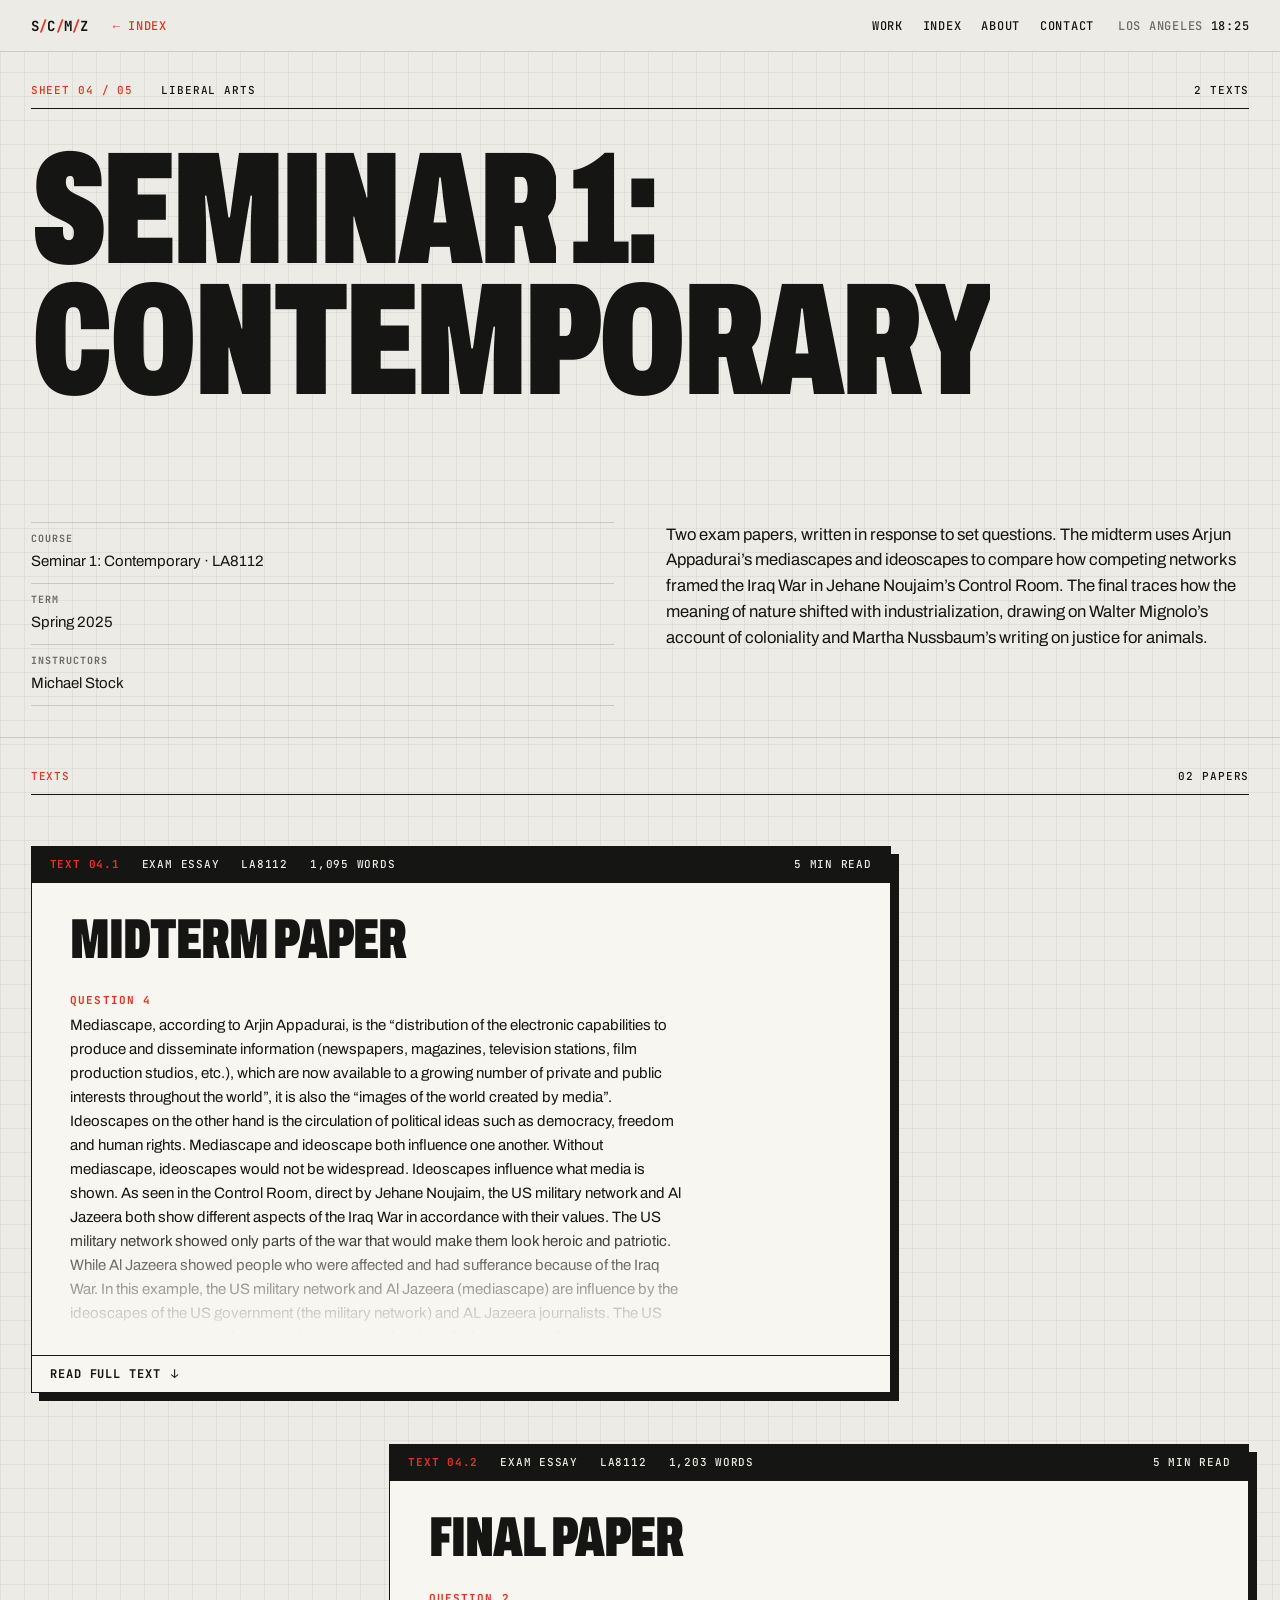
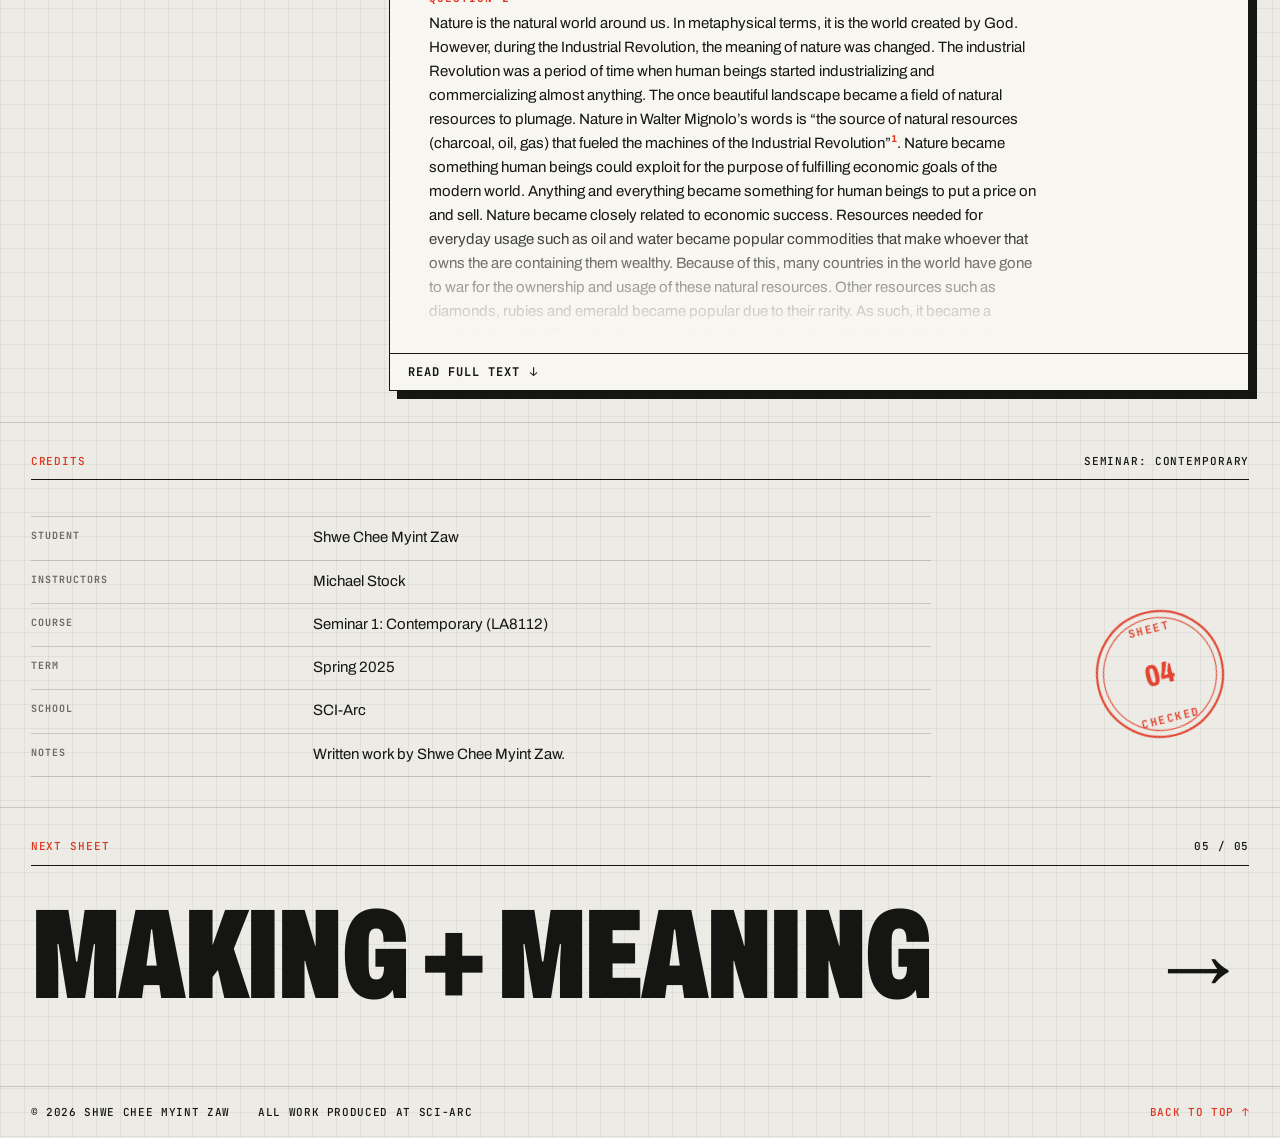
<file: projects/seminar-contemporary.html>
<!DOCTYPE html>
<html lang="en">
<head>
<meta charset="utf-8">
<meta name="viewport" content="width=device-width, initial-scale=1, viewport-fit=cover">
<title>Seminar 1: Contemporary — Shwe Chee Myint Zaw</title>
<meta name="description" content="Two exam papers, written in response to set questions. The midterm uses Arjun Appadurai’s mediascapes and ideoscapes to compare how competing networks">
<meta name="theme-color" content="#ecebe5">
<meta property="og:title" content="Seminar 1: Contemporary — Shwe Chee Myint Zaw">
<meta property="og:description" content="Two exam papers, written in response to set questions. The midterm uses Arjun Appadurai’s mediascapes and ideoscapes to compare how competing networks">
<link rel="icon" href="../assets/favicon.svg" type="image/svg+xml">
<link rel="stylesheet" href="../assets/css/style.css">
<script>document.documentElement.classList.add('js')</script>
</head>
<body id="top" class="project">
<header class="topbar">
  <a class="tb-mark" href="../index.html" aria-label="Home">S<span>/</span>C<span>/</span>M<span>/</span>Z</a>
  <a class="tb-back" href="../index.html#index">&larr; Index</a>
  <nav class="tb-nav" aria-label="Main"><a href="../index.html#work">Work</a><a href="../index.html#index">Index</a><a href="../index.html#about">About</a><a href="../index.html#contact">Contact</a></nav>
  <span class="tb-clock" aria-hidden="true">LOS ANGELES <b data-clock>--:--</b></span>
</header>
<main>
<section class="sheet p-head">
  <div class="sheet-meta"><span>Sheet 04 / 05</span><span>Liberal Arts</span><span class="hide-sm">2 texts</span></div>
  <h1 class="p-title"><span class="fit-wrap" data-balance>Seminar 1: Contemporary</span></h1>
  <div class="p-info">
    <dl class="fields"><div class="field"><dt>Course</dt><dd>Seminar 1: Contemporary &middot; LA8112</dd></div><div class="field"><dt>Term</dt><dd>Spring 2025</dd></div><div class="field"><dt>Instructors</dt><dd>Michael Stock</dd></div></dl>
    <p class="p-intro">Two exam papers, written in response to set questions. The midterm uses Arjun Appadurai’s mediascapes and ideoscapes to compare how competing networks framed the Iraq War in Jehane Noujaim’s Control Room. The final traces how the meaning of nature shifted with industrialization, drawing on Walter Mignolo’s account of coloniality and Martha Nussbaum’s writing on justice for animals.</p>
  </div>
</section>


<section class="sheet essays">
  <div class="sheet-meta"><span>Texts</span><span>02 papers</span></div>
  <article class="textbox rv" id="essay-1">
    <header class="tb-head">
      <span class="tb-no">Text 04.1</span>
      <span>Exam essay</span><span>LA8112</span><span>1,095 words</span><span>5 min read</span>
    </header>
    <h3 class="tb-title">Midterm Paper</h3>
    <div class="tb-body" id="essay-1-body"><h4>Question 4</h4><p>Mediascape, according to Arjin Appadurai, is the “distribution of the electronic capabilities to produce and disseminate information (newspapers, magazines, television stations, film production studios, etc.), which are now available to a growing number of private and public interests throughout the world”, it is also the “images of the world created by media”. Ideoscapes on the other hand is the circulation of political ideas such as democracy, freedom and human rights. Mediascape and ideoscape both influence one another. Without mediascape, ideoscapes would not be widespread. Ideoscapes influence what media is shown. As seen in the Control Room, direct by Jehane Noujaim, the US military network and Al Jazeera both show different aspects of the Iraq War in accordance with their values. The US military network showed only parts of the war that would make them look heroic and patriotic. While Al Jazeera showed people who were affected and had sufferance because of the Iraq War. In this example, the US military network and Al Jazeera (mediascape) are influence by the ideoscapes of the US government (the military network) and AL Jazeera journalists. The US government wants to make themselves look good and justify their reasons for going to war. Therefore, the media that is presented to the people of the United States is a carefully constructed, filtered and politicized. The military networks do not show dead bodies or close up of killings and they always use captions that mislead or desensitize the suffering and actions of the Iraqi people. Because these American networks are presented as professional, factual and supported by the American government, people rarely question the credibility and truth of news before believing it. Since the publication of Arjun Appadurai’s essay, a new of media has emerged: social media. Now people are able to upload their own news and opinions on the internet. This new form of media has its own positives and negatives. A positive is that people (citizens, soldiers, journalist governments) are able to share news immediately in real time. Manu different viewpoints can be instantly showed online. However, a negative effect of this trait is that information is being showed online before it can be verified. Ethnoscape is the movement of people such as migrants, tourist and refugees. Technoscape is the spread of technology across borders. Financescape is the global flow of capital and financial markets. All five scapes are connected by they do not move together smoothly. The five scapes move in different directions and speeds by they are always overlapping.</p><h4>Question 7</h4><p>What is terrorism? It is the unlawful use of violence and intimidation, particularly against civilians, to coerce governments of societies to achieve political, religious or ideological objectives. The United Staes of America’s approach on the Iraq War was a ‘war on terrorism’. However, the acts of the United States military can also be considered terrorism to the people of Iraq. Their recent actions of firing unprecedented missiles at Iran can also be categorized as an act of terrorism. However, their actions in the Iraq War in the past was not reported and regarded as terrorism from the world. Why are these acts of terrorism never regarded as terrorism? Because the Iraq war was portrayed as civilization vs barbarism The United States was portrayed as civilized and as the people who did not start the problem. The Iraqis were portrayed as the barbaric people who started a war and deserved everything that happened to them. In recent times, the Palestine Genocide by Israel are also acts of terrorism. Using power and violence to force the Palestinian people out of their home and into the Gaza strip. The genocide has only became well known in recent years because of pole on social media reporting on it. On the traditional news, stories about the genocide and acts of terror rarely show because of the United States’s allyship with Israel. Even if it were shown in the news, the story is quickly taken down if it was in favor of Palestine. Just like in the Control Roo, the United States government holds control over the media, fording negative news of themselves or their allies to spread. Thei act of terrorism is also attributed to racism. By categorizing a group/race of people as barbaric, less deserving and not ‘people’, terrorists are able to commit acts of terrorism disguised as ‘war on terrorism’.</p><h4>Question 9</h4><p>What is intersectionality? Intersectionality is the intersection of two or more systems of oppression. For example, a black women face racism and sexist at the same time, not just racism right now and sexism later. A movement on gender equality might primarily focus on the acts sexism towards white woman and not the acts of sexism toward black and Asian women. An African American movement might not focus on the suffering of an African American women but primarily focus on the suffering of African American men. Even in the recent times, the majority of the deaths of citizen due to ICE reported in the media is primarily men even though an equal amount of women have perished in the hands of ICE. Kimberle Crensehaw’s paper on intersectional was written as a research law paper based on court cases that have happen. Due to the nature and structure of the paper, the cases and stories of the black women does not feel personal. Though the reader gets a clear definition and example of intersectionality, the reader cannot relate it to their won stores and experiences. However, Crenshaw’s TED Talk using the same stories and court cases felt more personal. She showed pictures of the women and called them by their first names. It felt as it that women could’ve been yourself or someone you know. Amanda Gorman’s poetry does not specifically focus on one type of intersectionality or oppression. She talks about the oppressed people of the United States no matter if they are “the poor, the Protestant, the Muslim, the Jew, the Native, the immigrant, the black, the brown, the blind, the brave, the undocumented and deterred, the woman, the man, the nonbinary, the white, the trans, the all to all of the above and more”. That they are the people of the United States. Her poems show her love for her country and her message of nonmatter who they maybe, they have a right to the United States. When comparing Amanda Gorman and Kimberle Crenshaw, Crenshaw primarily focused on the oppression and intersectionality of black woman, while Gorman focused on everyone making her more relatable. Though in Crenshaw’s paper, the reader can get a more detailed description and meaning on intersectionality.</p></div>
    <button class="tb-toggle" aria-expanded="false" aria-controls="essay-1-body"><span>Read full text</span> <i aria-hidden="true">&darr;</i></button>
  </article><article class="textbox rv" id="essay-2">
    <header class="tb-head">
      <span class="tb-no">Text 04.2</span>
      <span>Exam essay</span><span>LA8112</span><span>1,203 words</span><span>5 min read</span>
    </header>
    <h3 class="tb-title">Final Paper</h3>
    <div class="tb-body" id="essay-2-body"><h4>Question 2</h4><p>Nature is the natural world around us. In metaphysical terms, it is the world created by God. However, during the Industrial Revolution, the meaning of nature was changed. The industrial Revolution was a period of time when human beings started industrializing and commercializing almost anything. The once beautiful landscape became a field of natural resources to plumage. Nature in Walter Mignolo’s words is “the source of natural resources (charcoal, oil, gas) that fueled the machines of the Industrial Revolution”<sup>1</sup>. Nature became something human beings could exploit for the purpose of fulfilling economic goals of the modern world. Anything and everything became something for human beings to put a price on and sell. Nature became closely related to economic success. Resources needed for everyday usage such as oil and water became popular commodities that make whoever that owns the are containing them wealthy. Because of this, many countries in the world have gone to war for the ownership and usage of these natural resources. Other resources such as diamonds, rubies and emerald became popular due to their rarity. As such, it became a symbol of wealth. The natural resources taken from nature is not just limited to inanimate objects, the term also includes animals and human beings. The colonization of Africa by the Western World produced a devastating product, the slave trade of the African people who were captured and sold to the Americas and Europe. Although slavery was not a new concept, the mass commercialization and shipping during the time period made it one of the most devastating events in history. The slavery of the African people shows that even human beings became natural resources. Another example of a living being treated as a ‘natural resource’ is Project Nim. Nim was bred in a research facility for monkeys, which he was sold only hours after being born. The people who bought Nim used him as a subject in an experiment that was made to see if animals could communicate to humans. After the failure of the experiment, due to Nim’s animal behavior, Nim was given back to the research facility, When the facility was under threat of closure due to a lack of funds, Nim and his fellow monkeys were then sold to another facility that conducted animal trials. The law then was that a pharmaceutical drug can only be sold on the market if it passed two animal trials. In this case, Nim became a resource to be exploited by humans even though he was a living and breathing beings. Later, he and his fellow monkeys became commodities for the ‘benefit’ of the human race to sell another drug to the world. Due to the over exploitation of nature and its resources, the world is running out of resources to give and is rapidly changing. It is only a matter of time before there is no coal left to mine, no oil left to pump and no gas left to extract. What will the humans do then. The Industrial Revolution waws not only the start of the exploitation of nature but it is also the beginning of global warming. The climate is change drastically due to humans. Tim Morton states “industrial capitalism has turned the Earth into a dangerous desert”<sup>2</sup>. It is only a matter of time when the Warth is too volatile to be able to live on and the human race will be perpetrators.</p><h4>Question 4</h4><p>Martha Nusshaum states “our imaginative sympathy with the suffering of nonhuman animals must be our guide as we try to define a just relation between human and animals.”<sup>3</sup>. It means the unjust treatment of nonhuman animals must be ratified before we can explode the boundary between humans and animals. Humans must first treat nonhuman animals as “beings entitled to a dignified existence”<sup>3</sup>. Human beings have the right to live with dignity; there is no moral reason human beings cannot allow nonhuman animals to live with dignity. All animals regardless of sentience have the right to a dignified life. What exactly are the requirements of a dignified life? All beings have different ideas and requirements. For humans its means having access to basic necessities and the ability to do whatever we wished. However, for animals it depends on their species. A predator animal such as a tiger or a lion needs to hunt prey animals for food. Their predatory capacities act as a survival skill and as exercise. IF the predator animal was denied this right, it would cause them suffering, the predatory act of predator animals also raises another question. Should predator animals have the right to exercise their predatory capacities if it means the loss of the life of the prey? My answer to this question is yes. It is the natural order of life and denying would cause the predator animal suffering. It is not as if the predator animal was using the prey animal as entertainment of causing it to live without dignity. A dignified existence for an animal means to live without suffering, to have basic necessities met and to not be exploited for the benefit of others, there are many situations in the world where animals are exploited and harmed by humans. An example of this is Project Nim. In which, Nim, a monkey, is used as a test subject for an experiment that was not beneficial to the human race but to answer a question caused by curiosity. He was then later given back oi the facility he was born in and the sold again along with other monkeys to be use in animal testing for pharmaceutical drugs. Another example would be circus animals that are taught tricks to bring entertainment to humans. Laws for animal benefits, such as banning the use and exploitations of nonhuman animals for the benefit of humans and the requirements of giving captive animals the required nourishments for a proper life, should be implemented. The size and significance of the nonhuman animal to human life should affect how they are treated and given a ‘dignified existence’. If the animal causes damage or suffering, the animal should be dealt with. Of course, this only applies to the individual animal and not the species. For example, if a mosquito sucked blood out of you a kept coming back for more, would you not kill it? If an animal got a taste for human meat and blood, would you not kill it for the safety for the humans living in the area? Of course, the non-harmful issues with animals should be dealt according to the situation. If a rabbit ravages your garden, there is no need to kill it, just build a fence around the garden. Nonlife-threatening situations should not result in the death and harm of the animal. Animals that are captive in zoos, aquariums or kept as pets should also be given the right to live with dignity. They should be given the proper nourishments and mustn’t experience suffering at the hands of humans. Animal rights have become a popular topic in the world in recent years. The cases regarding abuse of animals have surface and are being dealt with. With globalization, animal rights and suffering is being made aware of and laws are being implemented.</p><ol class="tb-notes"><li>Mignolo, Walter. “Introduction Coloniality the Darker Side of Western Modernity.” The Darker Side of Western Modernity, December 9, 2011, 1–24.</li><li>Morton, Timothy. “The End of the World.” Essay. In Hyperobjects: Philosophy and Ecology After the End of the World, 99–133, 2013.</li><li>Nussbaum, M. C. (2006). The Moral Status of Animals.</li></ol></div>
    <button class="tb-toggle" aria-expanded="false" aria-controls="essay-2-body"><span>Read full text</span> <i aria-hidden="true">&darr;</i></button>
  </article>
</section>
<section class="sheet credits">
  <div class="sheet-meta"><span>Credits</span><span>Seminar: Contemporary</span></div>
  <dl class="fields fields-stack"><div class="field"><dt>Student</dt><dd>Shwe Chee Myint Zaw</dd></div><div class="field"><dt>Instructors</dt><dd>Michael Stock</dd></div><div class="field"><dt>Course</dt><dd>Seminar 1: Contemporary (LA8112)</dd></div><div class="field"><dt>Term</dt><dd>Spring 2025</dd></div><div class="field"><dt>School</dt><dd>SCI-Arc</dd></div><div class="field"><dt>Notes</dt><dd>Written work by Shwe Chee Myint Zaw.</dd></div></dl>
  <div class="stamp stamp-sm" aria-hidden="true"><span>Sheet</span><b>04</b><span>Checked</span></div>
</section>

<section class="sheet next">
  <div class="sheet-meta"><span>Next sheet</span><span>05 / 05</span></div>
  <a class="next-link" href="making-meaning.html" data-preview="../assets/img/making-meaning/mm-realistic-sm.webp">
    <span class="next-title">Making + Meaning</span><span class="next-arrow" aria-hidden="true">&rarr;</span>
  </a>
</section>
</main>
<footer class="foot">
  <span>&copy; 2026 Shwe Chee Myint Zaw</span>
  <span>All work produced at SCI-Arc</span>
  <a href="#top" data-top>Back to top &uarr;</a>
</footer>
<div class="lightbox" hidden aria-modal="true" role="dialog" aria-label="Image viewer">
  <button class="lb-close" aria-label="Close">Close &times;</button>
  <button class="lb-prev" aria-label="Previous image">&larr;</button>
  <figure><img alt=""><figcaption></figcaption></figure>
  <button class="lb-next" aria-label="Next image">&rarr;</button>
</div>
<div class="cursor-preview" aria-hidden="true"><img alt=""></div>
<script src="../assets/js/main.js" defer></script>
</body>
</html>
</file>
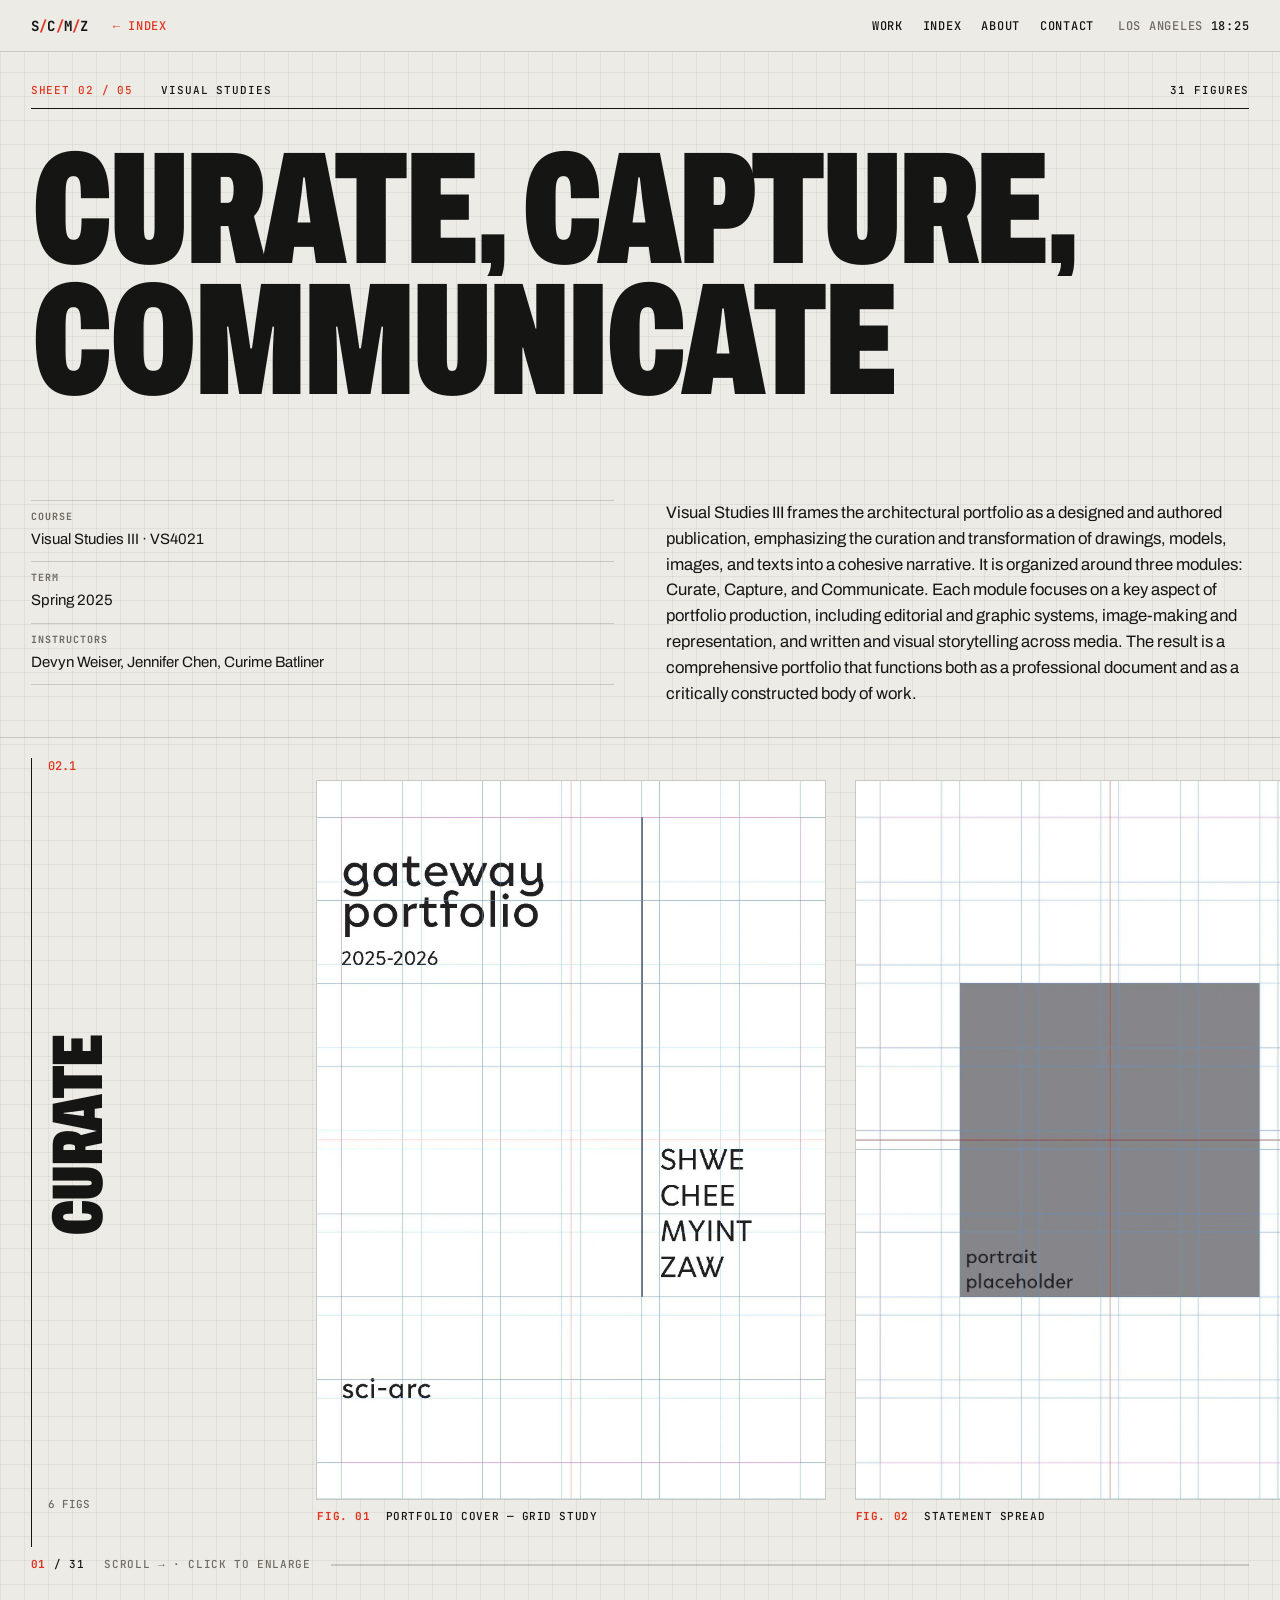
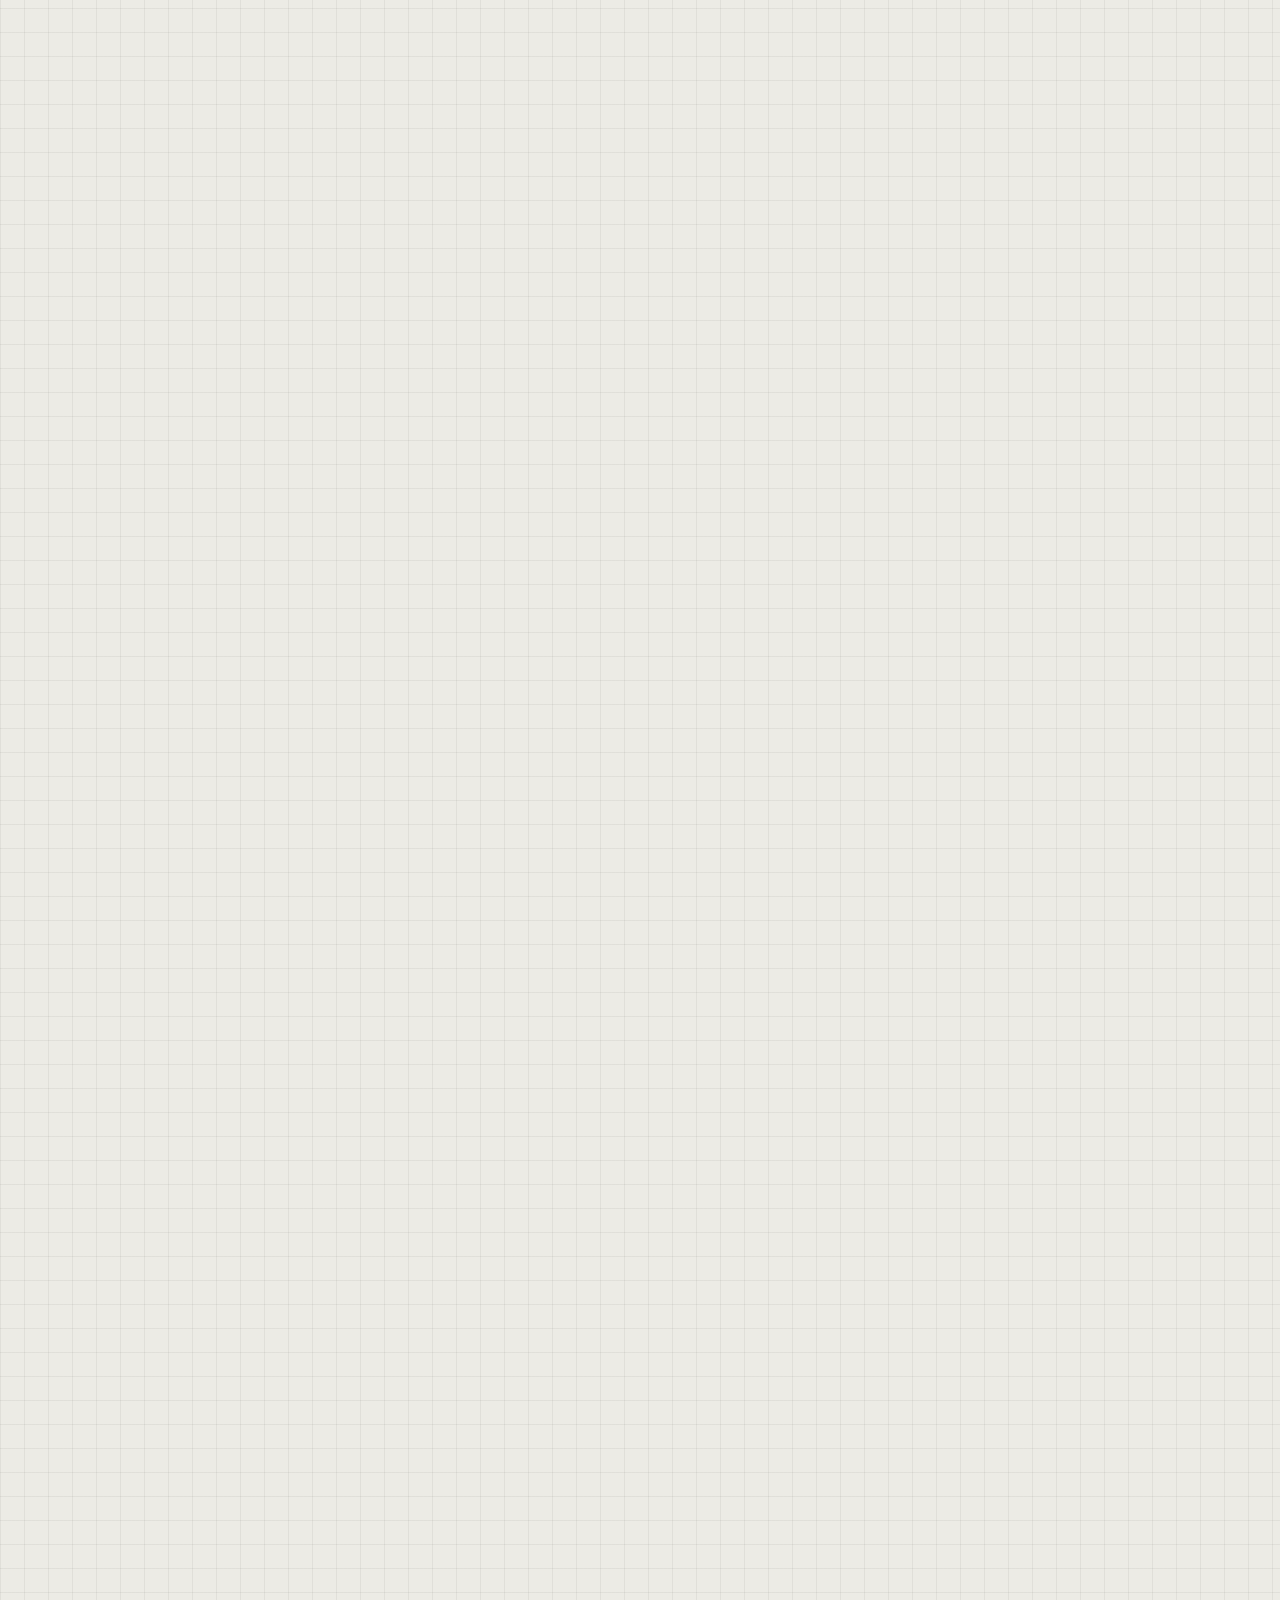
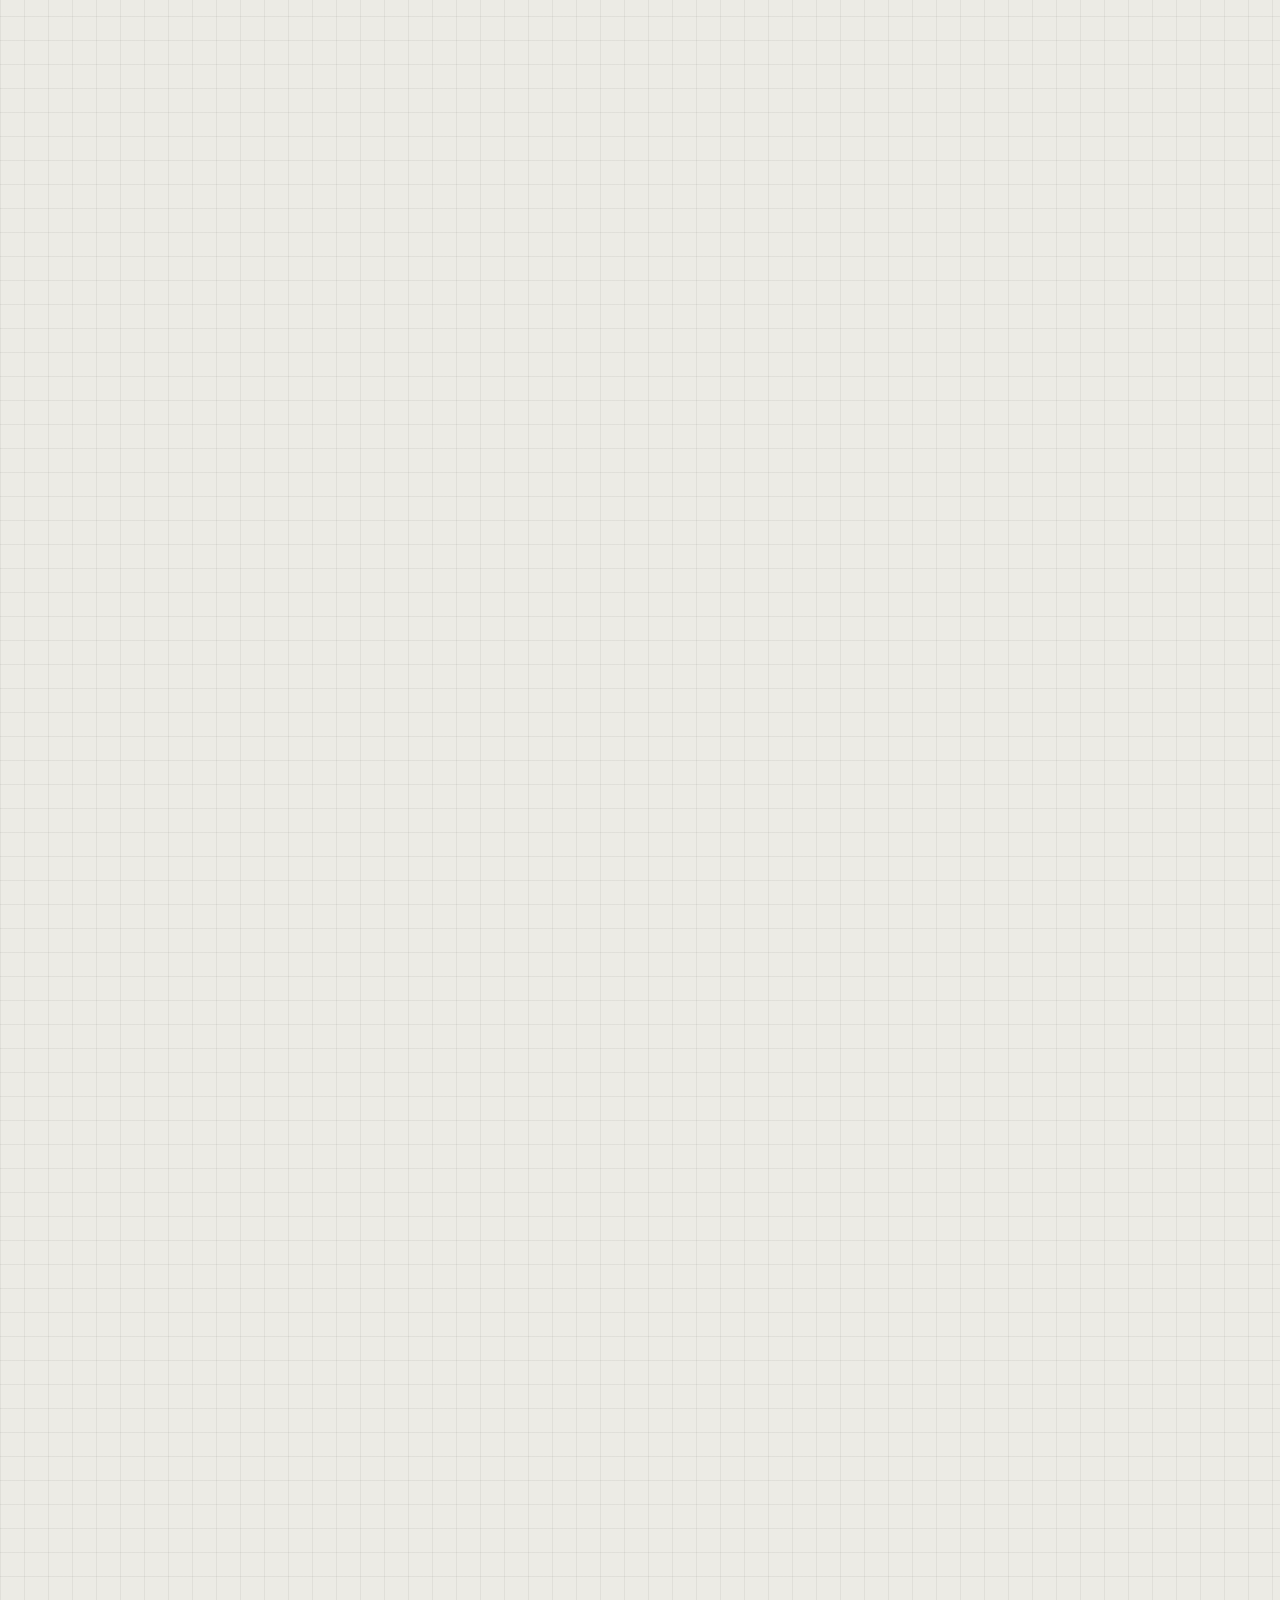
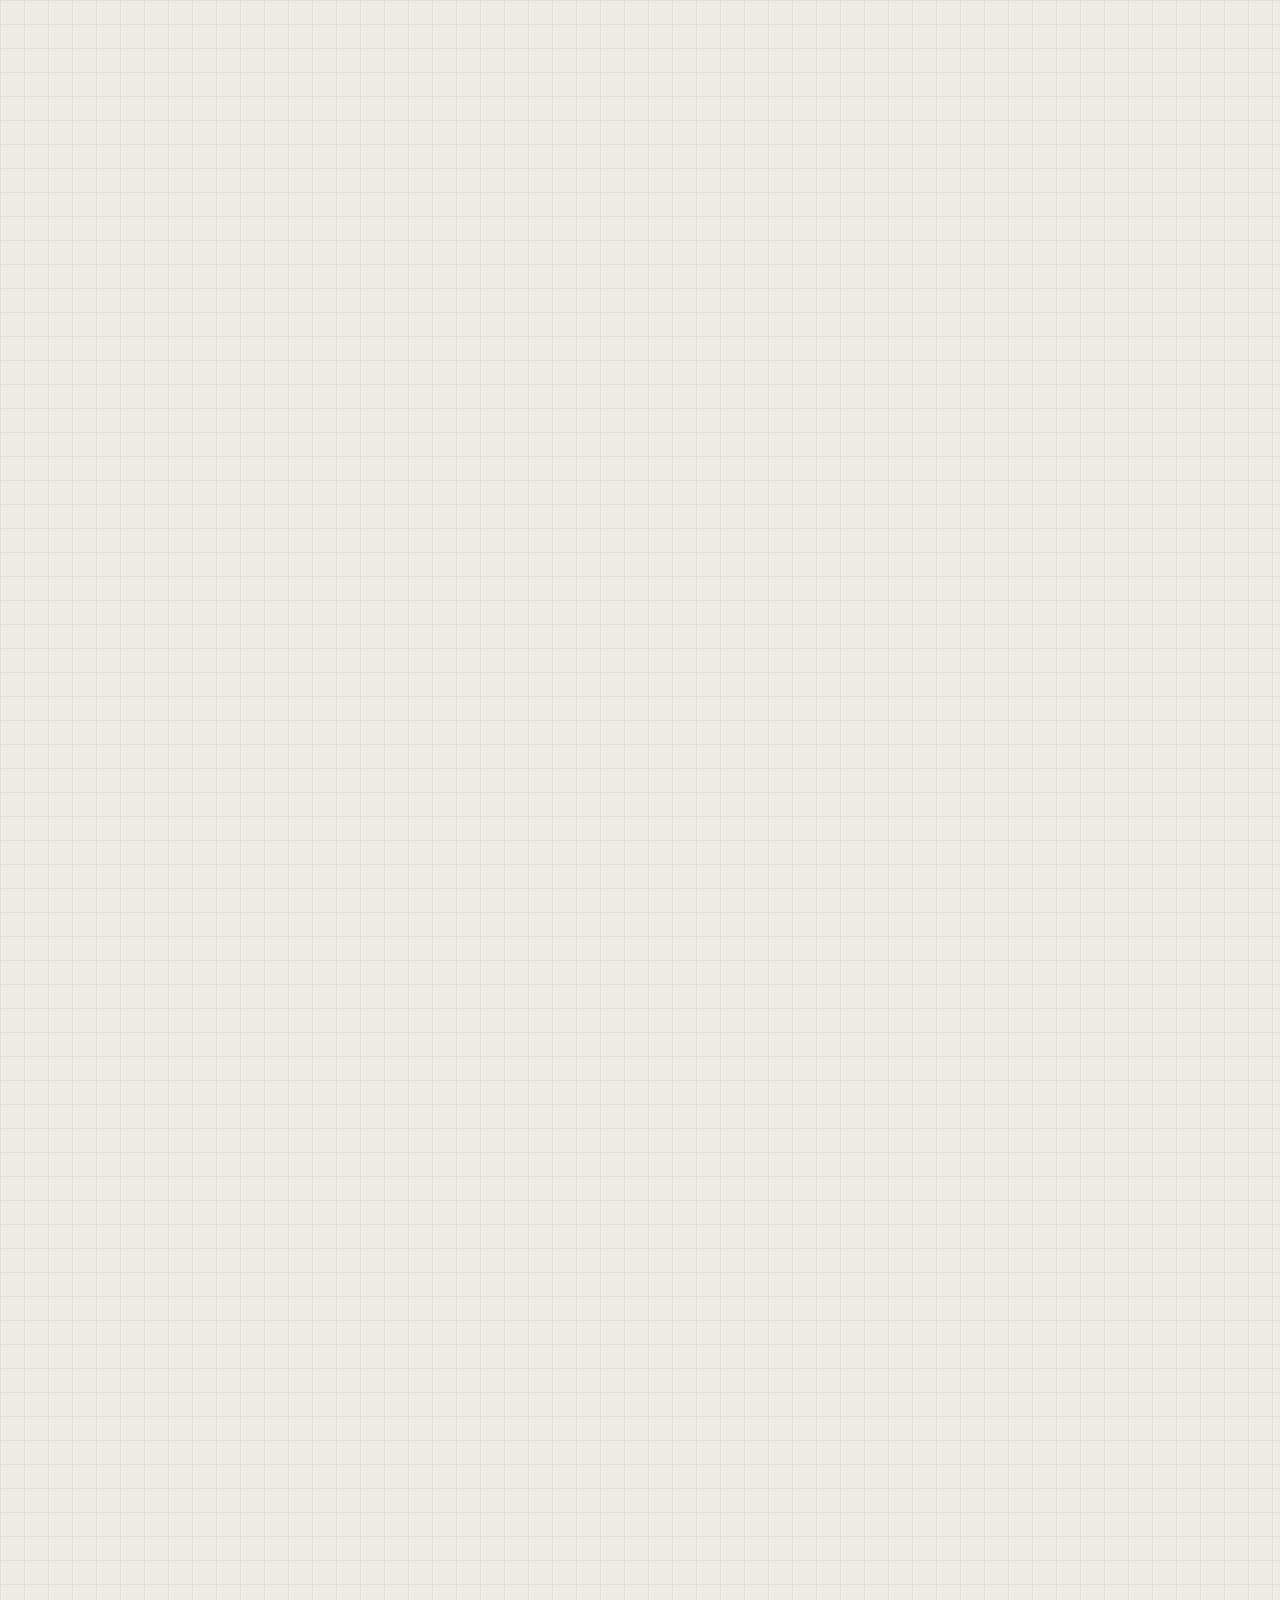
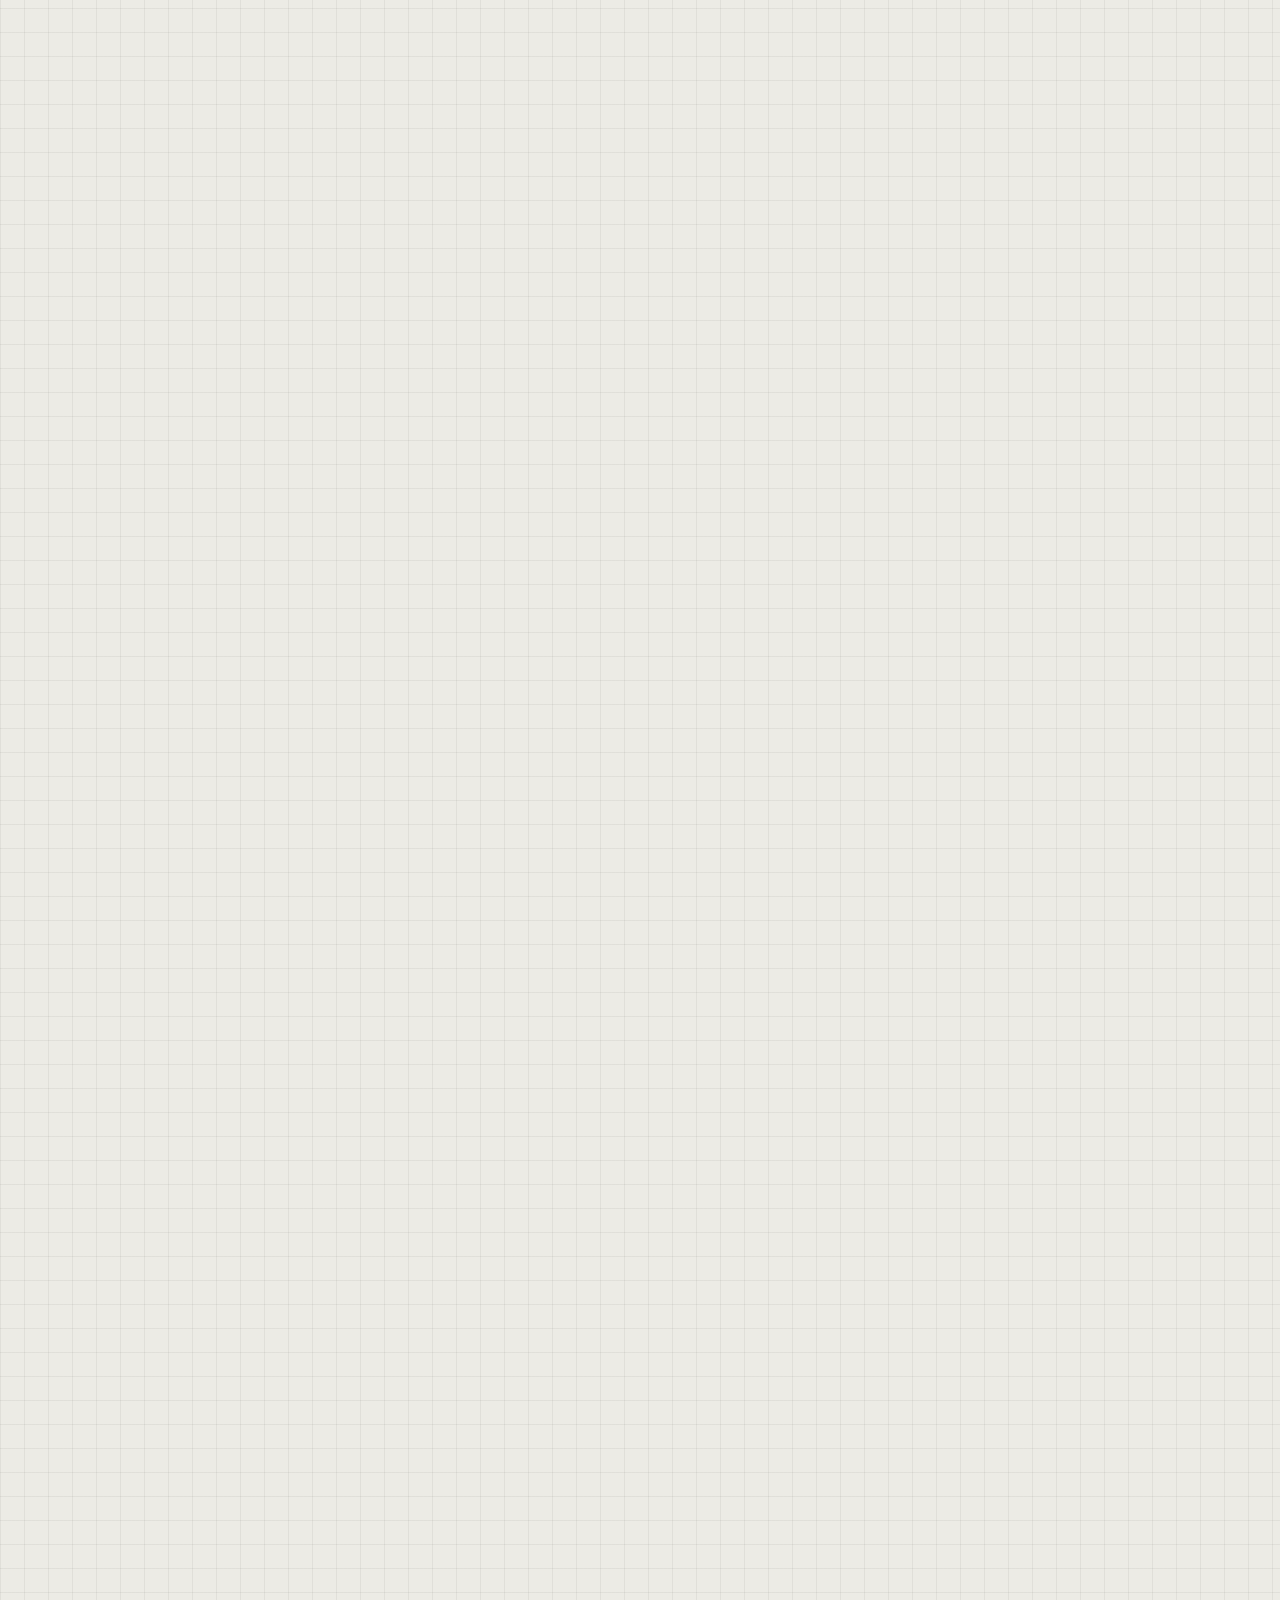
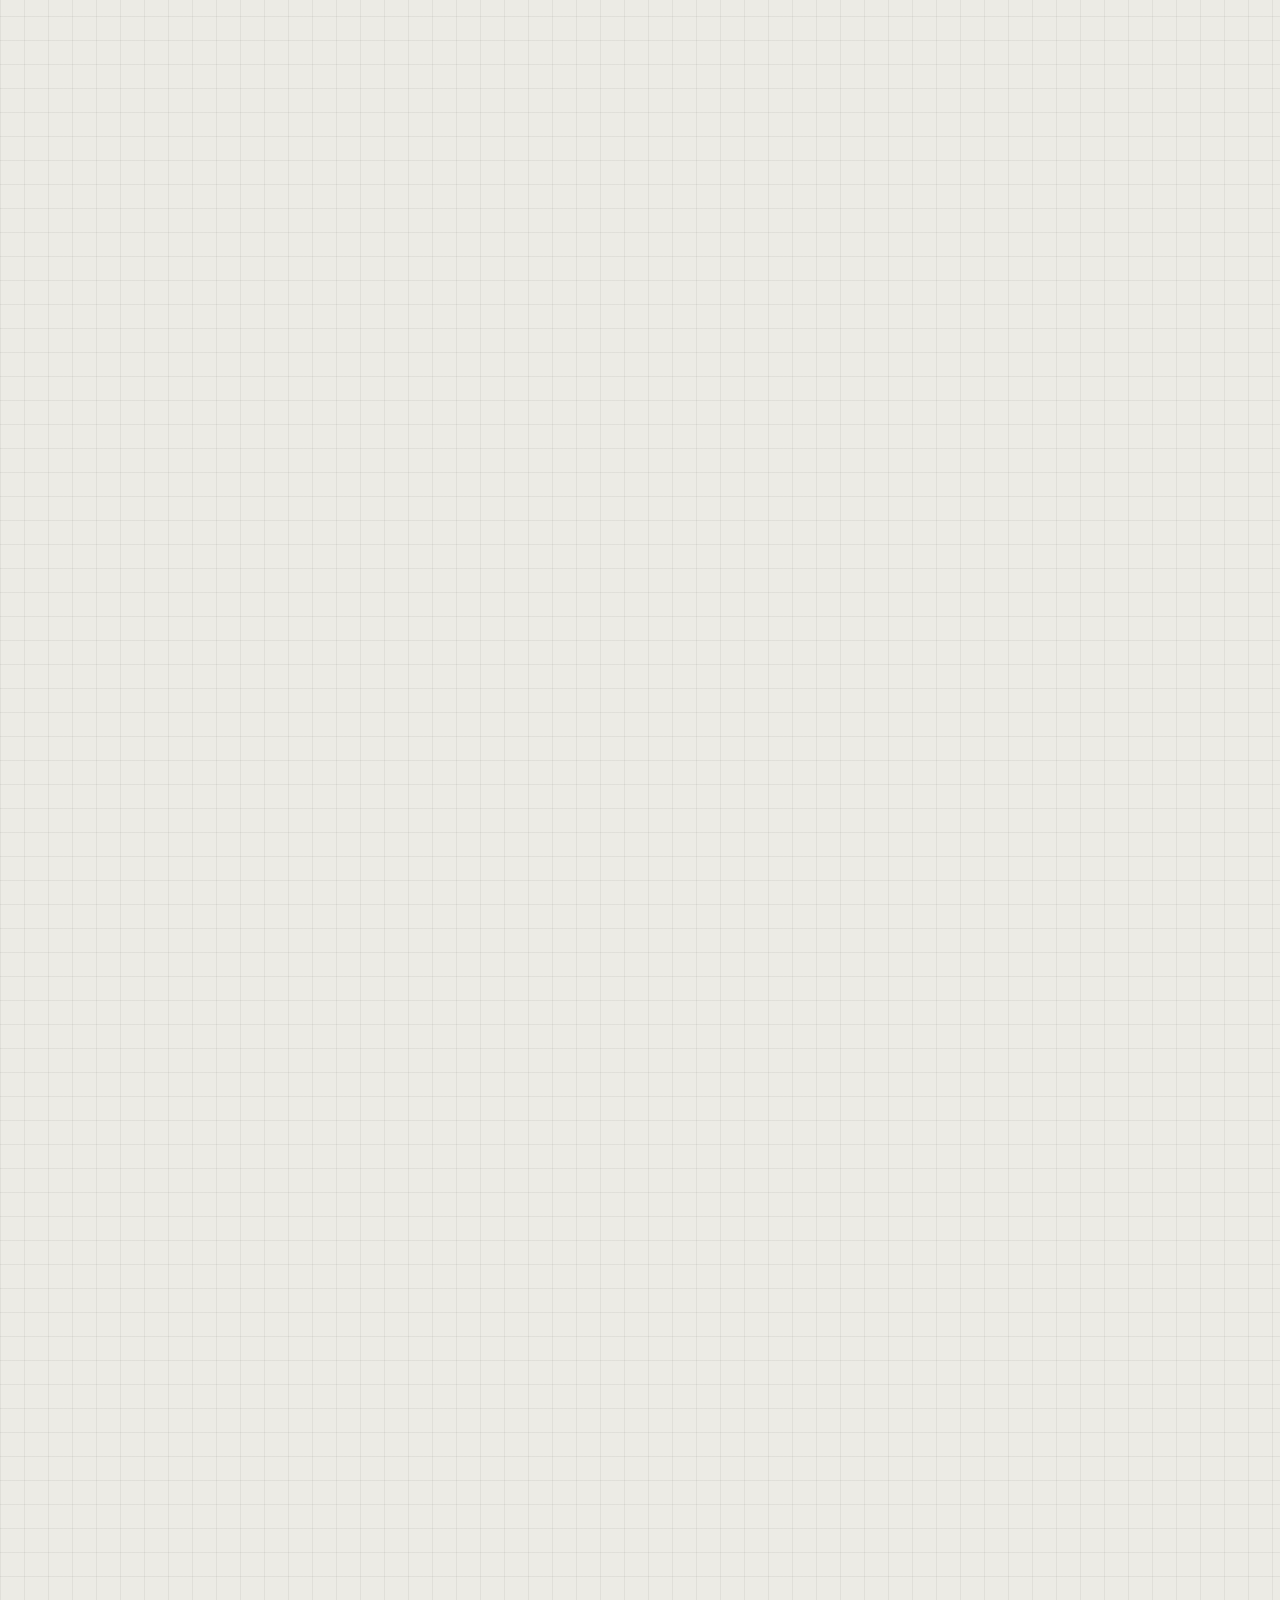
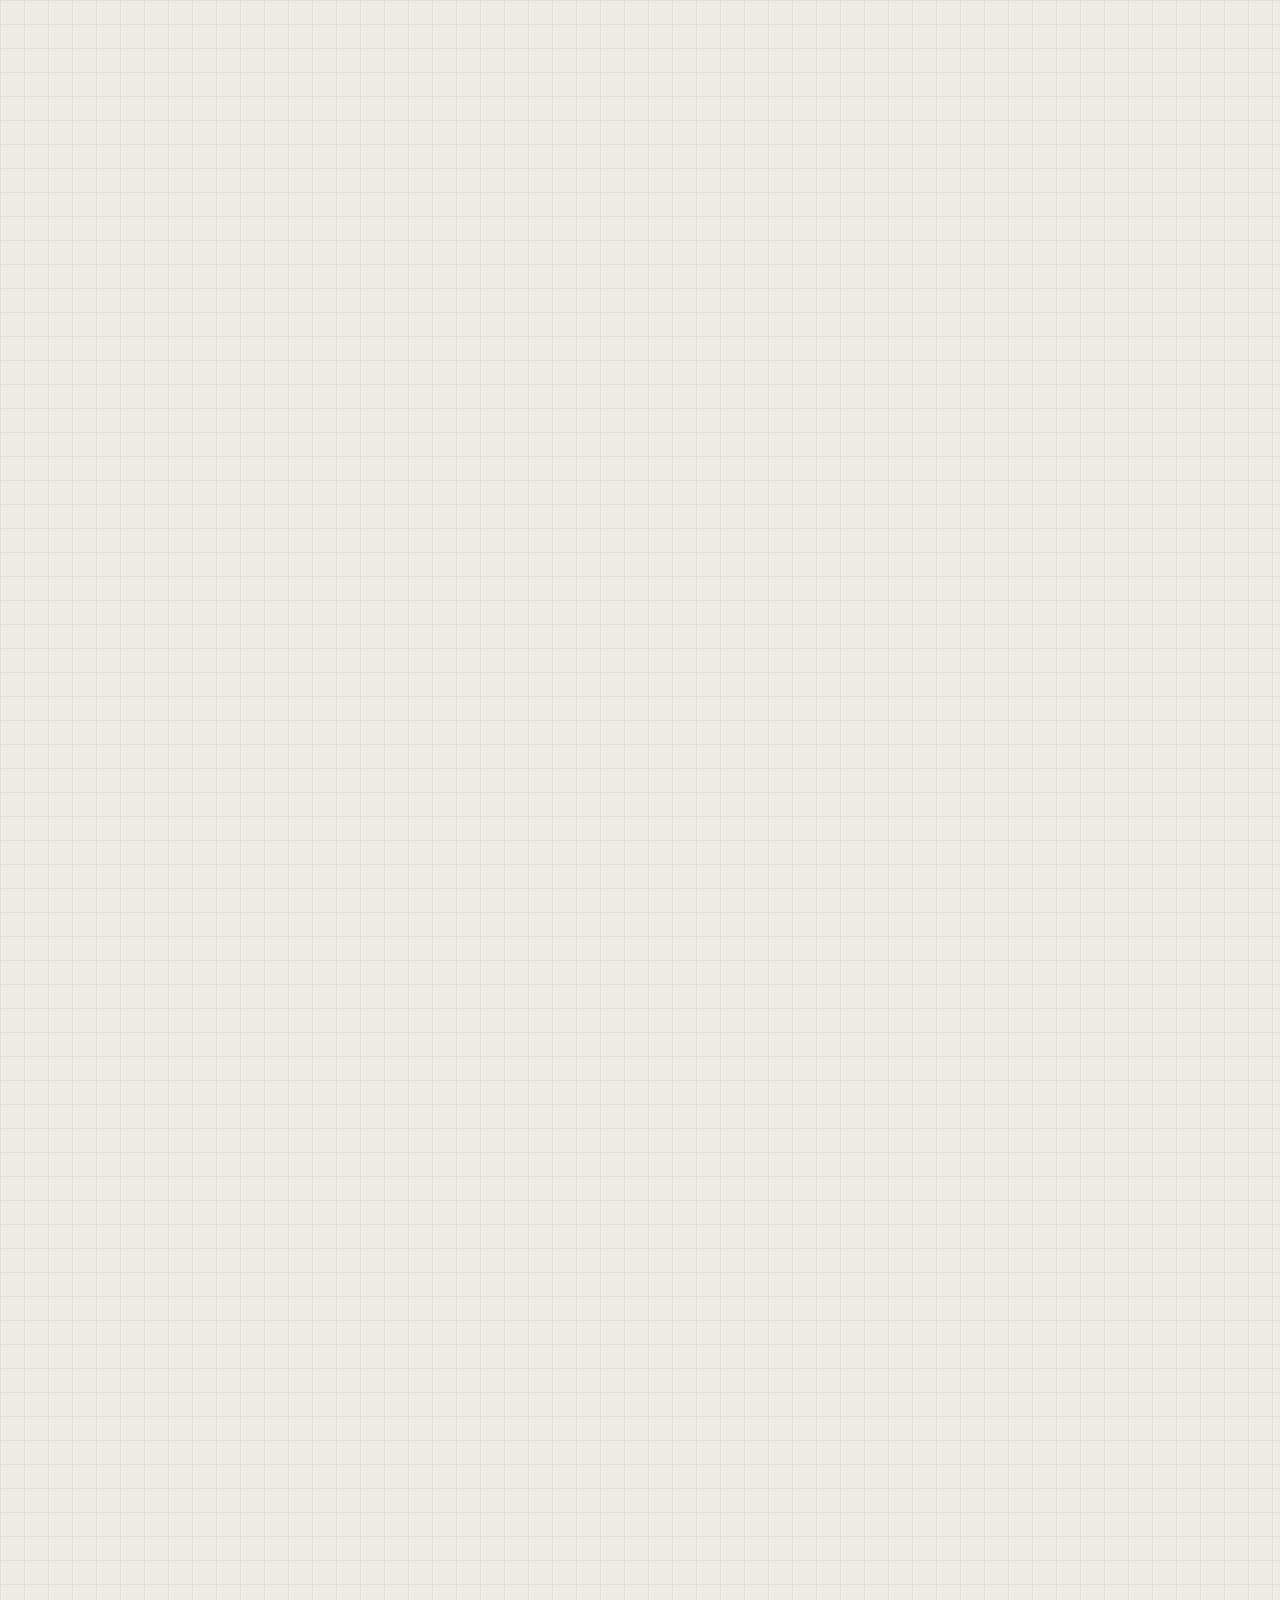
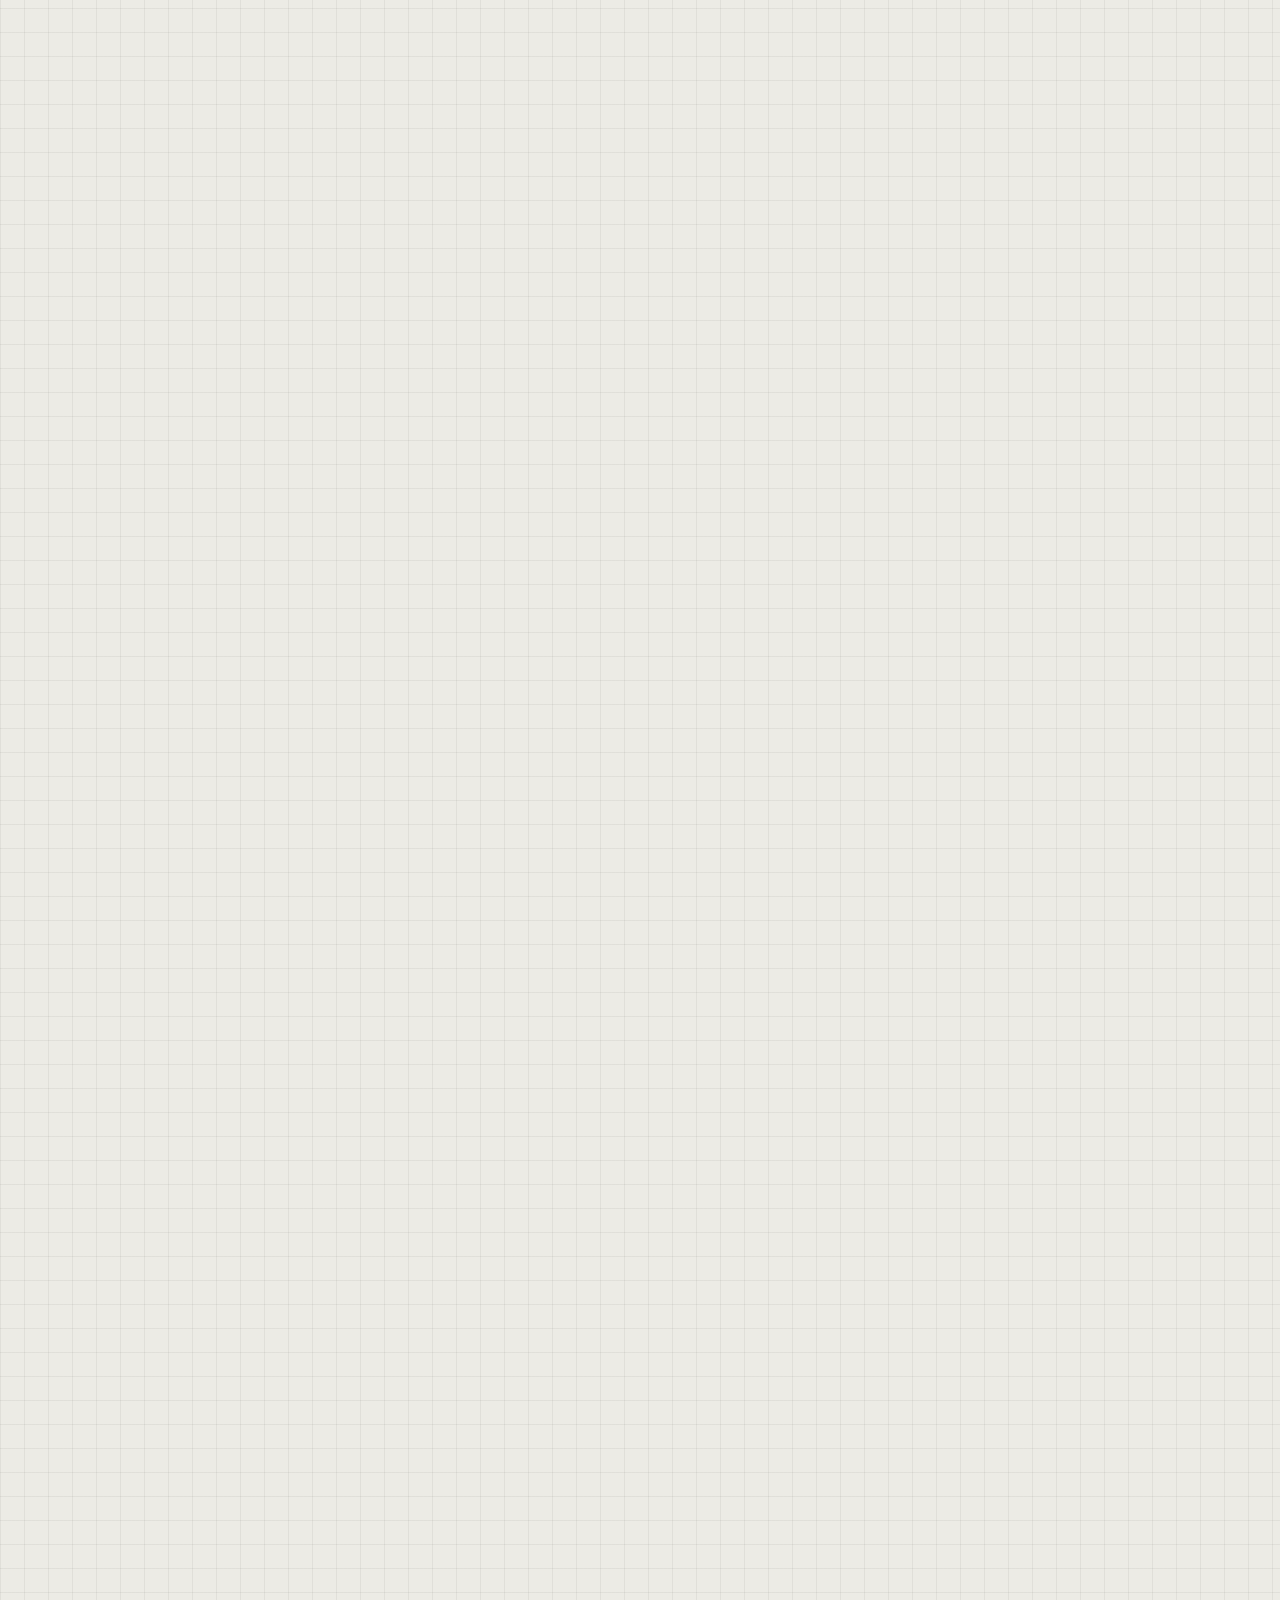
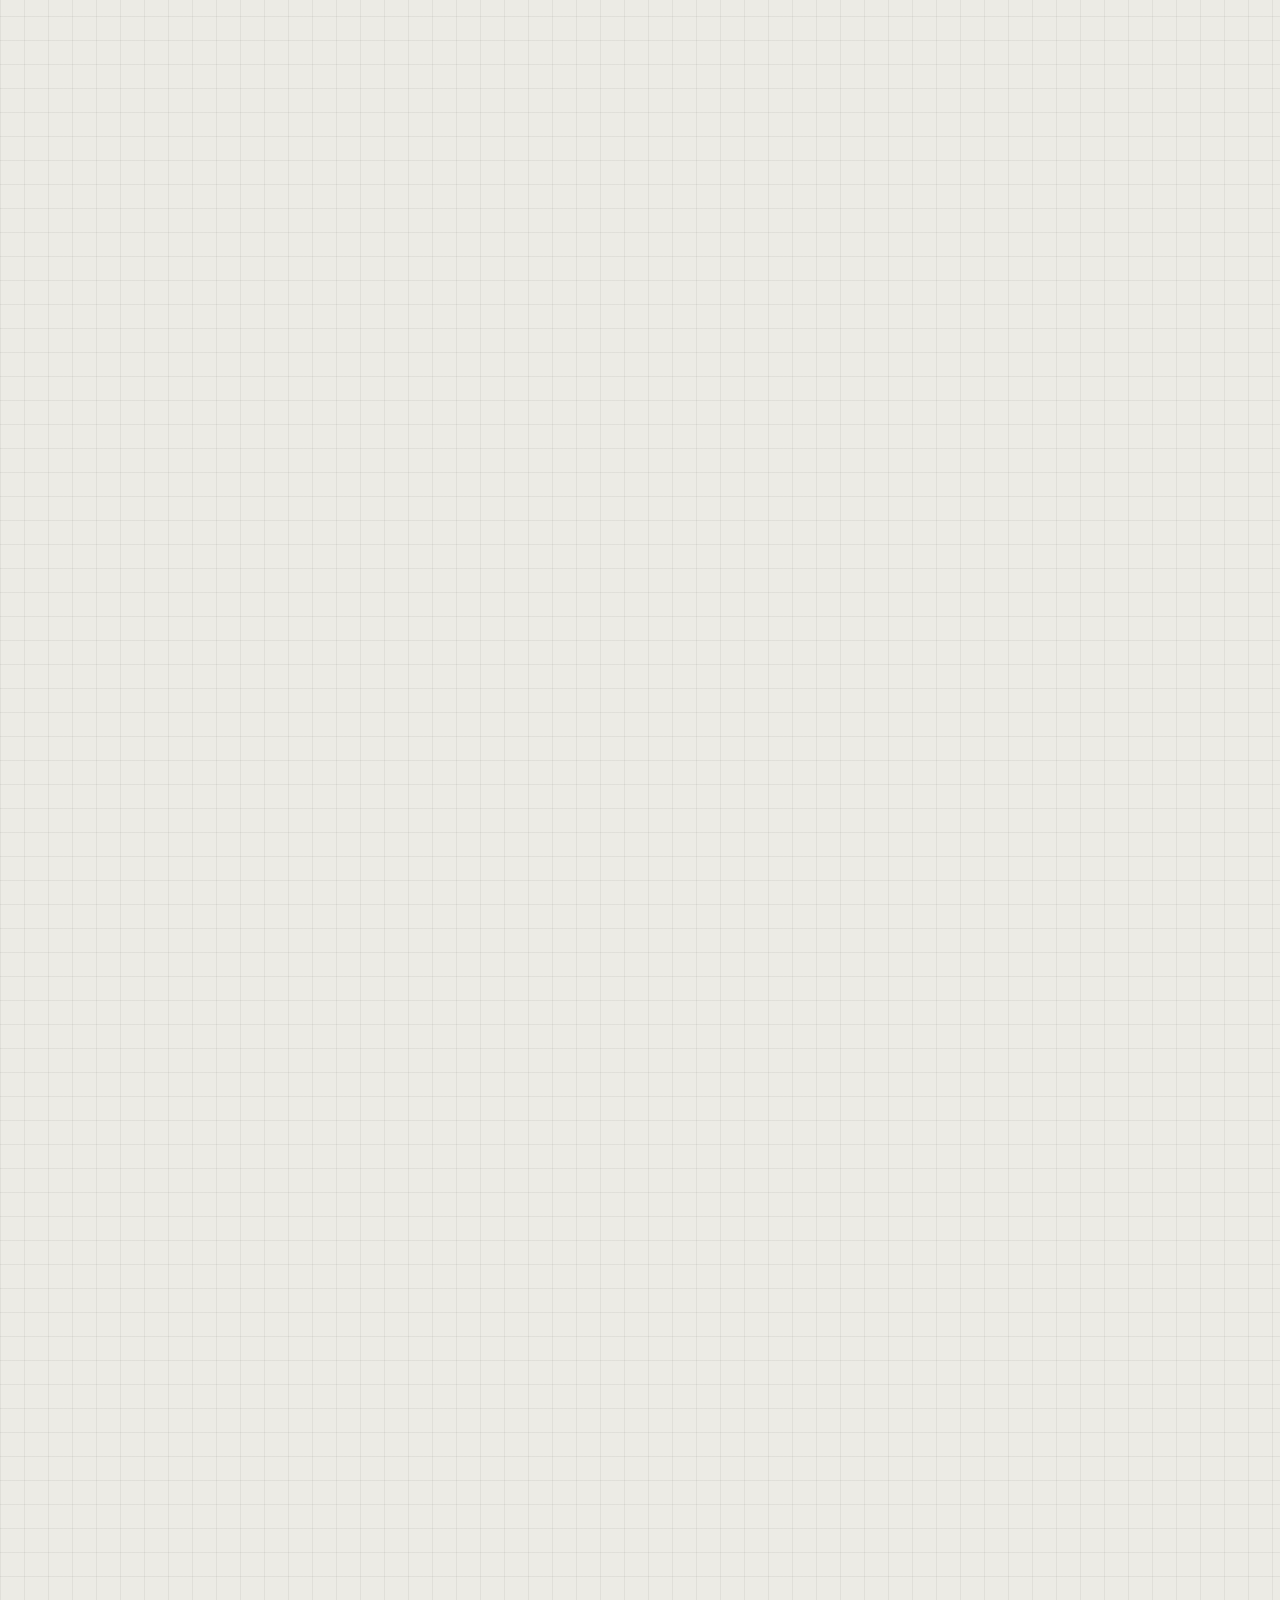
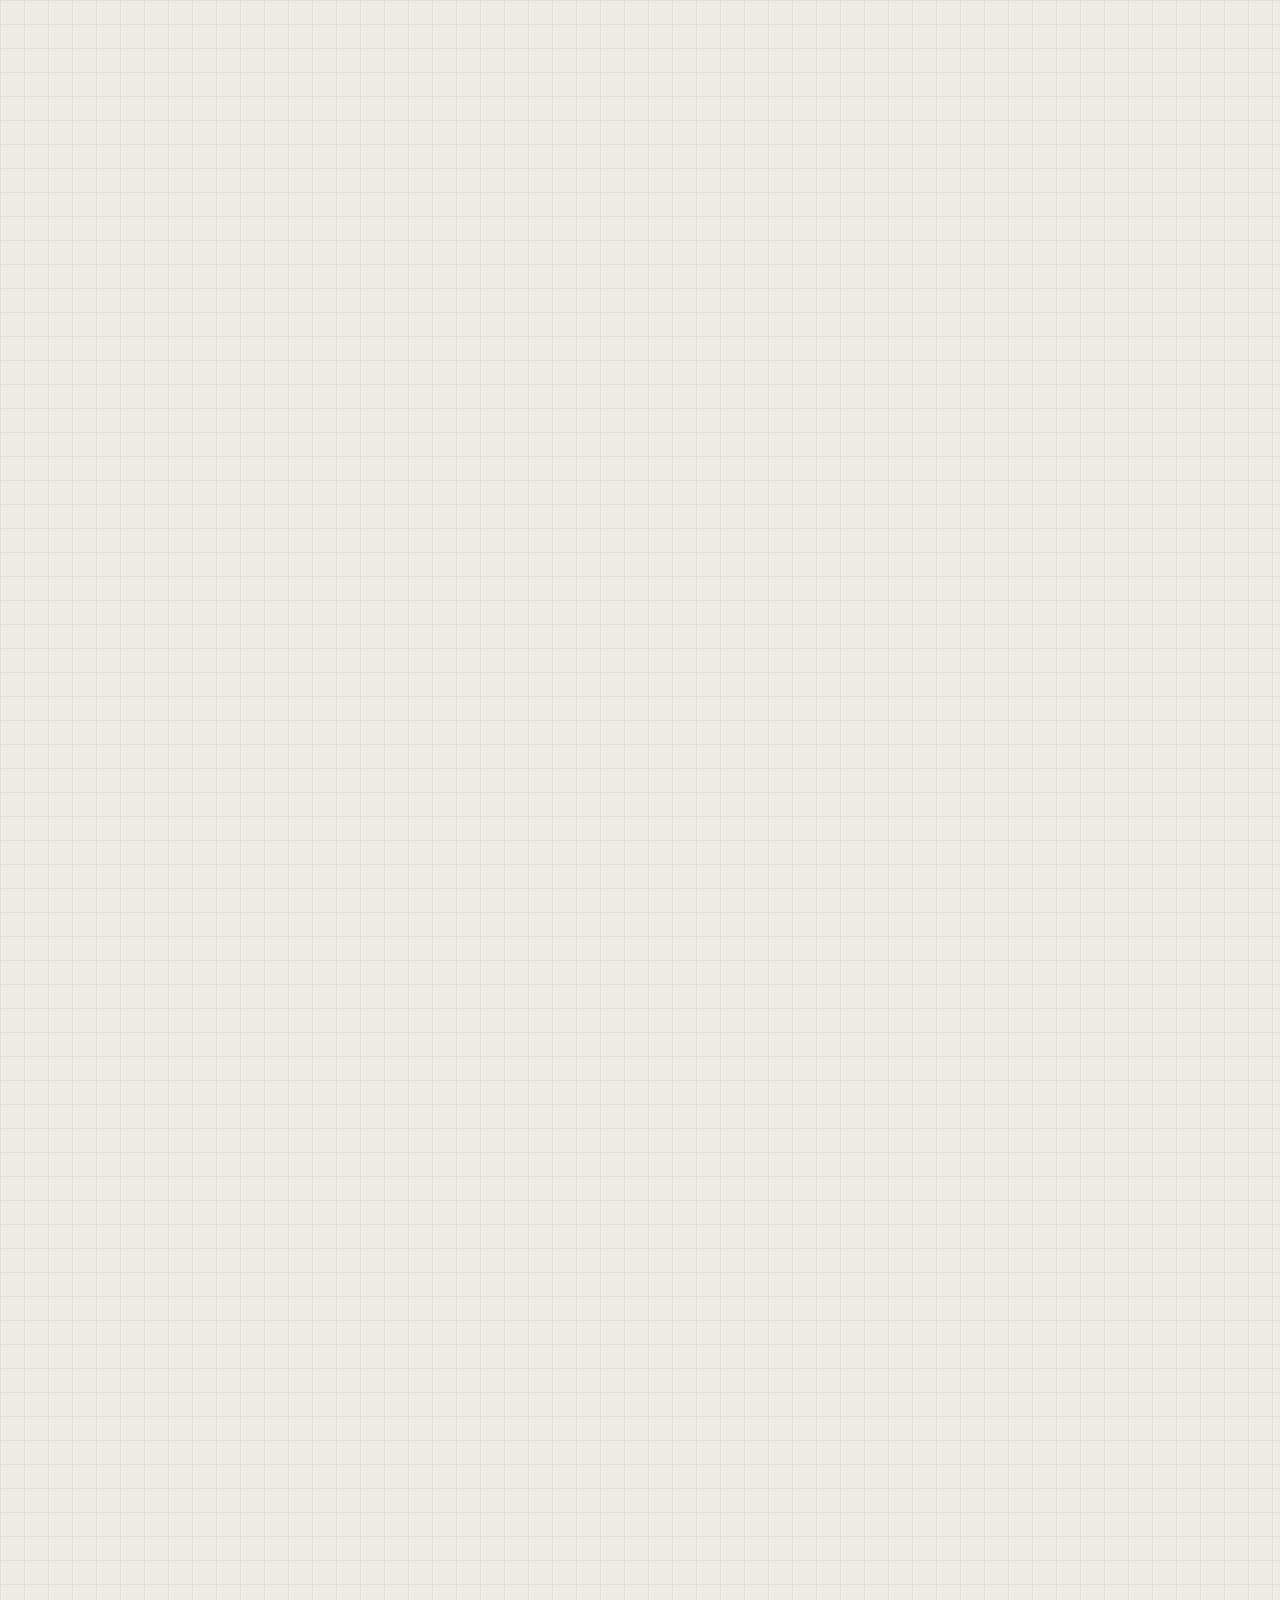
<file: projects/visual-studies-iii.html>
<!DOCTYPE html>
<html lang="en">
<head>
<meta charset="utf-8">
<meta name="viewport" content="width=device-width, initial-scale=1, viewport-fit=cover">
<title>Curate, Capture, Communicate — Shwe Chee Myint Zaw</title>
<meta name="description" content="Visual Studies III frames the architectural portfolio as a designed and authored publication, emphasizing the curation and transformation of drawings,">
<meta name="theme-color" content="#ecebe5">
<meta property="og:title" content="Curate, Capture, Communicate — Shwe Chee Myint Zaw">
<meta property="og:description" content="Visual Studies III frames the architectural portfolio as a designed and authored publication, emphasizing the curation and transformation of drawings,">
<link rel="icon" href="../assets/favicon.svg" type="image/svg+xml">
<link rel="stylesheet" href="../assets/css/style.css">
<script>document.documentElement.classList.add('js')</script>
</head>
<body id="top" class="project">
<header class="topbar">
  <a class="tb-mark" href="../index.html" aria-label="Home">S<span>/</span>C<span>/</span>M<span>/</span>Z</a>
  <a class="tb-back" href="../index.html#index">&larr; Index</a>
  <nav class="tb-nav" aria-label="Main"><a href="../index.html#work">Work</a><a href="../index.html#index">Index</a><a href="../index.html#about">About</a><a href="../index.html#contact">Contact</a></nav>
  <span class="tb-clock" aria-hidden="true">LOS ANGELES <b data-clock>--:--</b></span>
</header>
<main>
<section class="sheet p-head">
  <div class="sheet-meta"><span>Sheet 02 / 05</span><span>Visual Studies</span><span class="hide-sm">31 figures</span></div>
  <h1 class="p-title"><span class="fit-wrap" data-balance>Curate, Capture, Communicate</span></h1>
  <div class="p-info">
    <dl class="fields"><div class="field"><dt>Course</dt><dd>Visual Studies III &middot; VS4021</dd></div><div class="field"><dt>Term</dt><dd>Spring 2025</dd></div><div class="field"><dt>Instructors</dt><dd>Devyn Weiser, Jennifer Chen, Curime Batliner</dd></div></dl>
    <p class="p-intro">Visual Studies III frames the architectural portfolio as a designed and authored publication, emphasizing the curation and transformation of drawings, models, images, and texts into a cohesive narrative. It is organized around three modules: Curate, Capture, and Communicate. Each module focuses on a key aspect of portfolio production, including editorial and graphic systems, image-making and representation, and written and visual storytelling across media. The result is a comprehensive portfolio that functions both as a professional document and as a critically constructed body of work.</p>
  </div>
</section>

<section class="gallery" aria-label="Figures">
  <div class="hscroll" data-hscroll>
    <div class="hs-sticky">
      <div class="hs-track"><div class="chapter"><span class="ch-no">02.1</span><span class="ch-name">Curate</span><span class="ch-count">6 figs</span></div><figure class="fig drawing" style="--ar:0.7071">
        <button class="fig-btn" aria-label="Enlarge figure 1: Portfolio cover — grid study"><img class="" src="../assets/img/visual-studies-iii/curate-cover-sm.webp" srcset="../assets/img/visual-studies-iii/curate-cover-sm.webp 720w, ../assets/img/visual-studies-iii/curate-cover.webp 1654w" sizes="(max-width: 760px) 88vw, 60vw" width="1654" height="2339" alt="Portfolio cover — grid study" decoding="async" data-full="../assets/img/visual-studies-iii/curate-cover.webp"></button>
        <figcaption><b>Fig. 01</b> Portfolio cover — grid study</figcaption>
      </figure><figure class="fig drawing" style="--ar:1.4143">
        <button class="fig-btn" aria-label="Enlarge figure 2: Statement spread"><img class="" src="../assets/img/visual-studies-iii/curate-statement-sm.webp" srcset="../assets/img/visual-studies-iii/curate-statement-sm.webp 720w, ../assets/img/visual-studies-iii/curate-statement.webp 2400w" sizes="(max-width: 760px) 88vw, 60vw" width="2400" height="1697" alt="Statement spread" decoding="async" data-full="../assets/img/visual-studies-iii/curate-statement.webp"></button>
        <figcaption><b>Fig. 02</b> Statement spread</figcaption>
      </figure><figure class="fig drawing" style="--ar:1.4143">
        <button class="fig-btn" aria-label="Enlarge figure 3: Essay spread — layout system"><img class="" src="../assets/img/visual-studies-iii/curate-essay-sm.webp" srcset="../assets/img/visual-studies-iii/curate-essay-sm.webp 720w, ../assets/img/visual-studies-iii/curate-essay.webp 2400w" sizes="(max-width: 760px) 88vw, 60vw" width="2400" height="1697" alt="Essay spread — layout system" loading="lazy" decoding="async" data-full="../assets/img/visual-studies-iii/curate-essay.webp"></button>
        <figcaption><b>Fig. 03</b> Essay spread — layout system</figcaption>
      </figure><figure class="fig drawing" style="--ar:0.7071">
        <button class="fig-btn" aria-label="Enlarge figure 4: Selected works — cover iteration"><img class="" src="../assets/img/visual-studies-iii/curate-cover-2-sm.webp" srcset="../assets/img/visual-studies-iii/curate-cover-2-sm.webp 720w, ../assets/img/visual-studies-iii/curate-cover-2.webp 1654w" sizes="(max-width: 760px) 88vw, 60vw" width="1654" height="2339" alt="Selected works — cover iteration" loading="lazy" decoding="async" data-full="../assets/img/visual-studies-iii/curate-cover-2.webp"></button>
        <figcaption><b>Fig. 04</b> Selected works — cover iteration</figcaption>
      </figure><figure class="fig drawing" style="--ar:1.4143">
        <button class="fig-btn" aria-label="Enlarge figure 5: Text spread iteration"><img class="" src="../assets/img/visual-studies-iii/curate-spread-2-sm.webp" srcset="../assets/img/visual-studies-iii/curate-spread-2-sm.webp 720w, ../assets/img/visual-studies-iii/curate-spread-2.webp 2400w" sizes="(max-width: 760px) 88vw, 60vw" width="2400" height="1697" alt="Text spread iteration" loading="lazy" decoding="async" data-full="../assets/img/visual-studies-iii/curate-spread-2.webp"></button>
        <figcaption><b>Fig. 05</b> Text spread iteration</figcaption>
      </figure><figure class="fig drawing" style="--ar:1.4143">
        <button class="fig-btn" aria-label="Enlarge figure 6: Image spread iteration"><img class="" src="../assets/img/visual-studies-iii/curate-spread-3-sm.webp" srcset="../assets/img/visual-studies-iii/curate-spread-3-sm.webp 720w, ../assets/img/visual-studies-iii/curate-spread-3.webp 2400w" sizes="(max-width: 760px) 88vw, 60vw" width="2400" height="1697" alt="Image spread iteration" loading="lazy" decoding="async" data-full="../assets/img/visual-studies-iii/curate-spread-3.webp"></button>
        <figcaption><b>Fig. 06</b> Image spread iteration</figcaption>
      </figure><div class="chapter"><span class="ch-no">02.2</span><span class="ch-name">Capture</span><span class="ch-count">23 figs</span></div><figure class="fig photo" style="--ar:1.4995">
        <button class="fig-btn" aria-label="Enlarge figure 7: Run 1 — raw"><img class="" src="../assets/img/visual-studies-iii/capture-raw-run1-sm.webp" srcset="../assets/img/visual-studies-iii/capture-raw-run1-sm.webp 720w, ../assets/img/visual-studies-iii/capture-raw-run1.webp 1600w" sizes="(max-width: 760px) 88vw, 60vw" width="1600" height="1067" alt="Run 1 — raw" loading="lazy" decoding="async" data-full="../assets/img/visual-studies-iii/capture-raw-run1.webp"></button>
        <figcaption><b>Fig. 07</b> Run 1 — raw</figcaption>
      </figure><figure class="fig photo" style="--ar:1.4995">
        <button class="fig-btn" aria-label="Enlarge figure 8: Run 1 — color-corrected"><img class="" src="../assets/img/visual-studies-iii/capture-cc-run1-sm.webp" srcset="../assets/img/visual-studies-iii/capture-cc-run1-sm.webp 720w, ../assets/img/visual-studies-iii/capture-cc-run1.webp 1600w" sizes="(max-width: 760px) 88vw, 60vw" width="1600" height="1067" alt="Run 1 — color-corrected" loading="lazy" decoding="async" data-full="../assets/img/visual-studies-iii/capture-cc-run1.webp"></button>
        <figcaption><b>Fig. 08</b> Run 1 — color-corrected</figcaption>
      </figure><figure class="fig photo" style="--ar:0.7500">
        <button class="fig-btn" aria-label="Enlarge figure 9: Run 1 — lab shot"><img class="" src="../assets/img/visual-studies-iii/capture-lab-run1-sm.webp" srcset="../assets/img/visual-studies-iii/capture-lab-run1-sm.webp 720w, ../assets/img/visual-studies-iii/capture-lab-run1.webp 1200w" sizes="(max-width: 760px) 88vw, 60vw" width="1200" height="1600" alt="Run 1 — lab shot" loading="lazy" decoding="async" data-full="../assets/img/visual-studies-iii/capture-lab-run1.webp"></button>
        <figcaption><b>Fig. 09</b> Run 1 — lab shot</figcaption>
      </figure><figure class="fig photo" style="--ar:1.4995">
        <button class="fig-btn" aria-label="Enlarge figure 10: Run 2 — raw"><img class="" src="../assets/img/visual-studies-iii/capture-raw-run2-sm.webp" srcset="../assets/img/visual-studies-iii/capture-raw-run2-sm.webp 720w, ../assets/img/visual-studies-iii/capture-raw-run2.webp 1600w" sizes="(max-width: 760px) 88vw, 60vw" width="1600" height="1067" alt="Run 2 — raw" loading="lazy" decoding="async" data-full="../assets/img/visual-studies-iii/capture-raw-run2.webp"></button>
        <figcaption><b>Fig. 10</b> Run 2 — raw</figcaption>
      </figure><figure class="fig photo" style="--ar:1.4995">
        <button class="fig-btn" aria-label="Enlarge figure 11: Run 2 — color-corrected"><img class="" src="../assets/img/visual-studies-iii/capture-cc-2-sm.webp" srcset="../assets/img/visual-studies-iii/capture-cc-2-sm.webp 720w, ../assets/img/visual-studies-iii/capture-cc-2.webp 1600w" sizes="(max-width: 760px) 88vw, 60vw" width="1600" height="1067" alt="Run 2 — color-corrected" loading="lazy" decoding="async" data-full="../assets/img/visual-studies-iii/capture-cc-2.webp"></button>
        <figcaption><b>Fig. 11</b> Run 2 — color-corrected</figcaption>
      </figure><figure class="fig photo" style="--ar:1.4995">
        <button class="fig-btn" aria-label="Enlarge figure 12: Run 3 — raw"><img class="" src="../assets/img/visual-studies-iii/capture-raw-run3-sm.webp" srcset="../assets/img/visual-studies-iii/capture-raw-run3-sm.webp 720w, ../assets/img/visual-studies-iii/capture-raw-run3.webp 1600w" sizes="(max-width: 760px) 88vw, 60vw" width="1600" height="1067" alt="Run 3 — raw" loading="lazy" decoding="async" data-full="../assets/img/visual-studies-iii/capture-raw-run3.webp"></button>
        <figcaption><b>Fig. 12</b> Run 3 — raw</figcaption>
      </figure><figure class="fig photo" style="--ar:1.4995">
        <button class="fig-btn" aria-label="Enlarge figure 13: Run 3 — color-corrected"><img class="" src="../assets/img/visual-studies-iii/capture-cc-3-sm.webp" srcset="../assets/img/visual-studies-iii/capture-cc-3-sm.webp 720w, ../assets/img/visual-studies-iii/capture-cc-3.webp 1600w" sizes="(max-width: 760px) 88vw, 60vw" width="1600" height="1067" alt="Run 3 — color-corrected" loading="lazy" decoding="async" data-full="../assets/img/visual-studies-iii/capture-cc-3.webp"></button>
        <figcaption><b>Fig. 13</b> Run 3 — color-corrected</figcaption>
      </figure><figure class="fig photo" style="--ar:1.4995">
        <button class="fig-btn" aria-label="Enlarge figure 14: Run 4 — raw"><img class="" src="../assets/img/visual-studies-iii/capture-raw-run4-sm.webp" srcset="../assets/img/visual-studies-iii/capture-raw-run4-sm.webp 720w, ../assets/img/visual-studies-iii/capture-raw-run4.webp 1600w" sizes="(max-width: 760px) 88vw, 60vw" width="1600" height="1067" alt="Run 4 — raw" loading="lazy" decoding="async" data-full="../assets/img/visual-studies-iii/capture-raw-run4.webp"></button>
        <figcaption><b>Fig. 14</b> Run 4 — raw</figcaption>
      </figure><figure class="fig photo" style="--ar:1.4995">
        <button class="fig-btn" aria-label="Enlarge figure 15: Run 4 — color-corrected"><img class="" src="../assets/img/visual-studies-iii/capture-cc-run4-sm.webp" srcset="../assets/img/visual-studies-iii/capture-cc-run4-sm.webp 720w, ../assets/img/visual-studies-iii/capture-cc-run4.webp 1600w" sizes="(max-width: 760px) 88vw, 60vw" width="1600" height="1067" alt="Run 4 — color-corrected" loading="lazy" decoding="async" data-full="../assets/img/visual-studies-iii/capture-cc-run4.webp"></button>
        <figcaption><b>Fig. 15</b> Run 4 — color-corrected</figcaption>
      </figure><figure class="fig photo" style="--ar:0.7500">
        <button class="fig-btn" aria-label="Enlarge figure 16: Run 4 — lab shot"><img class="" src="../assets/img/visual-studies-iii/capture-lab-run4-sm.webp" srcset="../assets/img/visual-studies-iii/capture-lab-run4-sm.webp 720w, ../assets/img/visual-studies-iii/capture-lab-run4.webp 1200w" sizes="(max-width: 760px) 88vw, 60vw" width="1200" height="1600" alt="Run 4 — lab shot" loading="lazy" decoding="async" data-full="../assets/img/visual-studies-iii/capture-lab-run4.webp"></button>
        <figcaption><b>Fig. 16</b> Run 4 — lab shot</figcaption>
      </figure><figure class="fig photo" style="--ar:1.4995">
        <button class="fig-btn" aria-label="Enlarge figure 17: Run 5 — raw"><img class="" src="../assets/img/visual-studies-iii/capture-raw-run5-sm.webp" srcset="../assets/img/visual-studies-iii/capture-raw-run5-sm.webp 720w, ../assets/img/visual-studies-iii/capture-raw-run5.webp 1600w" sizes="(max-width: 760px) 88vw, 60vw" width="1600" height="1067" alt="Run 5 — raw" loading="lazy" decoding="async" data-full="../assets/img/visual-studies-iii/capture-raw-run5.webp"></button>
        <figcaption><b>Fig. 17</b> Run 5 — raw</figcaption>
      </figure><figure class="fig photo" style="--ar:1.4995">
        <button class="fig-btn" aria-label="Enlarge figure 18: Run 5 — color-corrected"><img class="" src="../assets/img/visual-studies-iii/capture-cc-run5-sm.webp" srcset="../assets/img/visual-studies-iii/capture-cc-run5-sm.webp 720w, ../assets/img/visual-studies-iii/capture-cc-run5.webp 1600w" sizes="(max-width: 760px) 88vw, 60vw" width="1600" height="1067" alt="Run 5 — color-corrected" loading="lazy" decoding="async" data-full="../assets/img/visual-studies-iii/capture-cc-run5.webp"></button>
        <figcaption><b>Fig. 18</b> Run 5 — color-corrected</figcaption>
      </figure><figure class="fig photo" style="--ar:0.7500">
        <button class="fig-btn" aria-label="Enlarge figure 19: Run 5 — lab shot"><img class="" src="../assets/img/visual-studies-iii/capture-lab-run5-sm.webp" srcset="../assets/img/visual-studies-iii/capture-lab-run5-sm.webp 720w, ../assets/img/visual-studies-iii/capture-lab-run5.webp 1200w" sizes="(max-width: 760px) 88vw, 60vw" width="1200" height="1600" alt="Run 5 — lab shot" loading="lazy" decoding="async" data-full="../assets/img/visual-studies-iii/capture-lab-run5.webp"></button>
        <figcaption><b>Fig. 19</b> Run 5 — lab shot</figcaption>
      </figure><figure class="fig photo" style="--ar:1.4995">
        <button class="fig-btn" aria-label="Enlarge figure 20: Run 6 — raw"><img class="" src="../assets/img/visual-studies-iii/capture-raw-run6-sm.webp" srcset="../assets/img/visual-studies-iii/capture-raw-run6-sm.webp 720w, ../assets/img/visual-studies-iii/capture-raw-run6.webp 1600w" sizes="(max-width: 760px) 88vw, 60vw" width="1600" height="1067" alt="Run 6 — raw" loading="lazy" decoding="async" data-full="../assets/img/visual-studies-iii/capture-raw-run6.webp"></button>
        <figcaption><b>Fig. 20</b> Run 6 — raw</figcaption>
      </figure><figure class="fig photo" style="--ar:1.4995">
        <button class="fig-btn" aria-label="Enlarge figure 21: Run 6 — color-corrected"><img class="" src="../assets/img/visual-studies-iii/capture-cc-run6-sm.webp" srcset="../assets/img/visual-studies-iii/capture-cc-run6-sm.webp 720w, ../assets/img/visual-studies-iii/capture-cc-run6.webp 1600w" sizes="(max-width: 760px) 88vw, 60vw" width="1600" height="1067" alt="Run 6 — color-corrected" loading="lazy" decoding="async" data-full="../assets/img/visual-studies-iii/capture-cc-run6.webp"></button>
        <figcaption><b>Fig. 21</b> Run 6 — color-corrected</figcaption>
      </figure><figure class="fig photo" style="--ar:0.7500">
        <button class="fig-btn" aria-label="Enlarge figure 22: Run 6 — lab shot"><img class="" src="../assets/img/visual-studies-iii/capture-lab-run6-sm.webp" srcset="../assets/img/visual-studies-iii/capture-lab-run6-sm.webp 720w, ../assets/img/visual-studies-iii/capture-lab-run6.webp 1200w" sizes="(max-width: 760px) 88vw, 60vw" width="1200" height="1600" alt="Run 6 — lab shot" loading="lazy" decoding="async" data-full="../assets/img/visual-studies-iii/capture-lab-run6.webp"></button>
        <figcaption><b>Fig. 22</b> Run 6 — lab shot</figcaption>
      </figure><figure class="fig photo" style="--ar:0.7500">
        <button class="fig-btn" aria-label="Enlarge figure 23: Lab shot — rig setup"><img class="" src="../assets/img/visual-studies-iii/capture-lab-2-sm.webp" srcset="../assets/img/visual-studies-iii/capture-lab-2-sm.webp 720w, ../assets/img/visual-studies-iii/capture-lab-2.webp 1200w" sizes="(max-width: 760px) 88vw, 60vw" width="1200" height="1600" alt="Lab shot — rig setup" loading="lazy" decoding="async" data-full="../assets/img/visual-studies-iii/capture-lab-2.webp"></button>
        <figcaption><b>Fig. 23</b> Lab shot — rig setup</figcaption>
      </figure><figure class="fig photo" style="--ar:0.7500">
        <button class="fig-btn" aria-label="Enlarge figure 24: Lab shot — rig setup"><img class="" src="../assets/img/visual-studies-iii/capture-lab-3-sm.webp" srcset="../assets/img/visual-studies-iii/capture-lab-3-sm.webp 720w, ../assets/img/visual-studies-iii/capture-lab-3.webp 1200w" sizes="(max-width: 760px) 88vw, 60vw" width="1200" height="1600" alt="Lab shot — rig setup" loading="lazy" decoding="async" data-full="../assets/img/visual-studies-iii/capture-lab-3.webp"></button>
        <figcaption><b>Fig. 24</b> Lab shot — rig setup</figcaption>
      </figure><figure class="fig photo" style="--ar:1.4995">
        <button class="fig-btn" aria-label="Enlarge figure 25: Still from GIF sequence"><img class="" src="../assets/img/visual-studies-iii/gif-still-1-sm.webp" srcset="../assets/img/visual-studies-iii/gif-still-1-sm.webp 720w, ../assets/img/visual-studies-iii/gif-still-1.webp 1600w" sizes="(max-width: 760px) 88vw, 60vw" width="1600" height="1067" alt="Still from GIF sequence" loading="lazy" decoding="async" data-full="../assets/img/visual-studies-iii/gif-still-1.webp"></button>
        <figcaption><b>Fig. 25</b> Still from GIF sequence</figcaption>
      </figure><figure class="fig photo" style="--ar:1.4995">
        <button class="fig-btn" aria-label="Enlarge figure 26: Still from GIF sequence"><img class="" src="../assets/img/visual-studies-iii/gif-still-2-sm.webp" srcset="../assets/img/visual-studies-iii/gif-still-2-sm.webp 720w, ../assets/img/visual-studies-iii/gif-still-2.webp 1600w" sizes="(max-width: 760px) 88vw, 60vw" width="1600" height="1067" alt="Still from GIF sequence" loading="lazy" decoding="async" data-full="../assets/img/visual-studies-iii/gif-still-2.webp"></button>
        <figcaption><b>Fig. 26</b> Still from GIF sequence</figcaption>
      </figure><figure class="fig photo" style="--ar:1.4819">
        <button class="fig-btn" aria-label="Enlarge figure 27: Still from GIF sequence"><img class="" src="../assets/img/visual-studies-iii/gif-still-3-sm.webp" srcset="../assets/img/visual-studies-iii/gif-still-3-sm.webp 720w, ../assets/img/visual-studies-iii/gif-still-3.webp 1553w" sizes="(max-width: 760px) 88vw, 60vw" width="1553" height="1048" alt="Still from GIF sequence" loading="lazy" decoding="async" data-full="../assets/img/visual-studies-iii/gif-still-3.webp"></button>
        <figcaption><b>Fig. 27</b> Still from GIF sequence</figcaption>
      </figure><figure class="fig photo" style="--ar:1.4819">
        <button class="fig-btn" aria-label="Enlarge figure 28: Still from GIF sequence"><img class="" src="../assets/img/visual-studies-iii/gif-still-4-sm.webp" srcset="../assets/img/visual-studies-iii/gif-still-4-sm.webp 720w, ../assets/img/visual-studies-iii/gif-still-4.webp 1553w" sizes="(max-width: 760px) 88vw, 60vw" width="1553" height="1048" alt="Still from GIF sequence" loading="lazy" decoding="async" data-full="../assets/img/visual-studies-iii/gif-still-4.webp"></button>
        <figcaption><b>Fig. 28</b> Still from GIF sequence</figcaption>
      </figure><figure class="fig photo" style="--ar:1.4596">
        <button class="fig-btn" aria-label="Enlarge figure 29: Still from GIF sequence"><img class="" src="../assets/img/visual-studies-iii/gif-still-5-sm.webp" srcset="../assets/img/visual-studies-iii/gif-still-5-sm.webp 720w, ../assets/img/visual-studies-iii/gif-still-5.webp 1518w" sizes="(max-width: 760px) 88vw, 60vw" width="1518" height="1040" alt="Still from GIF sequence" loading="lazy" decoding="async" data-full="../assets/img/visual-studies-iii/gif-still-5.webp"></button>
        <figcaption><b>Fig. 29</b> Still from GIF sequence</figcaption>
      </figure><div class="chapter"><span class="ch-no">02.3</span><span class="ch-name">Communicate</span><span class="ch-count">2 figs</span></div><figure class="fig drawing" style="--ar:1.4143">
        <button class="fig-btn" aria-label="Enlarge figure 30: Film stills composed as a spread — layout &amp; sequencing"><img class="" src="../assets/img/visual-studies-iii/communicate-1-sm.webp" srcset="../assets/img/visual-studies-iii/communicate-1-sm.webp 720w, ../assets/img/visual-studies-iii/communicate-1.webp 2400w" sizes="(max-width: 760px) 88vw, 60vw" width="2400" height="1697" alt="Film stills composed as a spread — layout &amp; sequencing" loading="lazy" decoding="async" data-full="../assets/img/visual-studies-iii/communicate-1.webp"></button>
        <figcaption><b>Fig. 30</b> Film stills composed as a spread — layout &amp; sequencing</figcaption>
      </figure><figure class="fig drawing" style="--ar:1.4143">
        <button class="fig-btn" aria-label="Enlarge figure 31: Film stills composed as a spread — visual syntax of film in print"><img class="" src="../assets/img/visual-studies-iii/communicate-2-sm.webp" srcset="../assets/img/visual-studies-iii/communicate-2-sm.webp 720w, ../assets/img/visual-studies-iii/communicate-2.webp 2400w" sizes="(max-width: 760px) 88vw, 60vw" width="2400" height="1697" alt="Film stills composed as a spread — visual syntax of film in print" loading="lazy" decoding="async" data-full="../assets/img/visual-studies-iii/communicate-2.webp"></button>
        <figcaption><b>Fig. 31</b> Film stills composed as a spread — visual syntax of film in print</figcaption>
      </figure></div>
      <div class="hs-hud"><span class="hs-count"><b data-cur>01</b> / 31</span><span class="hs-hint">Scroll &rarr; &middot; click to enlarge</span><div class="hs-bar"><i></i></div></div>
    </div>
  </div>
</section>

<section class="sheet credits">
  <div class="sheet-meta"><span>Credits</span><span>Visual Studies III</span></div>
  <dl class="fields fields-stack"><div class="field"><dt>Student</dt><dd>Shwe Chee Myint Zaw</dd></div><div class="field"><dt>Instructors</dt><dd>Devyn Weiser<br>Jennifer Chen<br>Curime Batliner</dd></div><div class="field"><dt>Course</dt><dd>Visual Studies III (VS4021)</dd></div><div class="field"><dt>Term</dt><dd>Spring 2025</dd></div><div class="field"><dt>School</dt><dd>SCI-Arc</dd></div><div class="field"><dt>Notes</dt><dd>Model photography, color correction and editorial design by Shwe Chee Myint Zaw. Photographed model from 2B Studio (with Xintong Li).</dd></div></dl>
  <div class="stamp stamp-sm" aria-hidden="true"><span>Sheet</span><b>02</b><span>Checked</span></div>
</section>

<section class="sheet next">
  <div class="sheet-meta"><span>Next sheet</span><span>03 / 05</span></div>
  <a class="next-link" href="norton-simon-museum.html" data-preview="../assets/img/norton-simon-museum/norton-simon-sm.webp">
    <span class="next-title">Norton Simon Museum</span><span class="next-arrow" aria-hidden="true">&rarr;</span>
  </a>
</section>
</main>
<footer class="foot">
  <span>&copy; 2026 Shwe Chee Myint Zaw</span>
  <span>All work produced at SCI-Arc</span>
  <a href="#top" data-top>Back to top &uarr;</a>
</footer>
<div class="lightbox" hidden aria-modal="true" role="dialog" aria-label="Image viewer">
  <button class="lb-close" aria-label="Close">Close &times;</button>
  <button class="lb-prev" aria-label="Previous image">&larr;</button>
  <figure><img alt=""><figcaption></figcaption></figure>
  <button class="lb-next" aria-label="Next image">&rarr;</button>
</div>
<div class="cursor-preview" aria-hidden="true"><img alt=""></div>
<script src="../assets/js/main.js" defer></script>
</body>
</html>
</file>
<file: assets/css/style.css>
/* Shwe Chee Myint Zaw — portfolio
   Plain CSS, no build step. */

@font-face { font-family: "Archivo"; font-style: normal; font-display: swap; font-weight: 100 900; font-stretch: 62% 125%;
  src: url("../fonts/archivo-var.woff2") format("woff2-variations"), url("../fonts/archivo-var.woff2") format("woff2"); }
@font-face { font-family: "JetBrains Mono"; font-weight: 400; font-display: swap; src: url("../fonts/jetbrains-mono-latin-400-normal.woff2") format("woff2"); }
@font-face { font-family: "JetBrains Mono"; font-weight: 500; font-display: swap; src: url("../fonts/jetbrains-mono-latin-500-normal.woff2") format("woff2"); }
@font-face { font-family: "JetBrains Mono"; font-weight: 700; font-display: swap; src: url("../fonts/jetbrains-mono-latin-700-normal.woff2") format("woff2"); }

:root {
  --paper: #ecebe5;
  --paper-2: #e2e0d8;
  --ink: #151514;
  --mute: #6d6b64;
  --line: rgba(21, 21, 20, .16);
  --grid: rgba(21, 21, 20, .055);
  --red: #e0341f;
  --pad: clamp(14px, 2.4vw, 32px);
  --bar: 52px;
  --sans: "Archivo", "Helvetica Neue", Arial, sans-serif;
  --mono: "JetBrains Mono", ui-monospace, "SFMono-Regular", Menlo, monospace;
  --ease: cubic-bezier(.2, .7, .1, 1);
}

*, *::before, *::after { box-sizing: border-box; }
html { -webkit-text-size-adjust: 100%; scroll-behavior: smooth; }
@media (prefers-reduced-motion: reduce) { html { scroll-behavior: auto; } }
body {
  margin: 0;
  background-color: var(--paper);
  background-image:
    linear-gradient(var(--grid) 1px, transparent 1px),
    linear-gradient(90deg, var(--grid) 1px, transparent 1px);
  background-size: 24px 24px;
  color: var(--ink);
  font-family: var(--sans);
  font-size: 16px;
  line-height: 1.5;
  overflow-x: hidden;
}
img { display: block; max-width: 100%; height: auto; }
a { color: inherit; text-decoration: none; }
button { font: inherit; color: inherit; background: none; border: 0; padding: 0; cursor: pointer; }
::selection { background: var(--red); color: var(--paper); }
:focus-visible { outline: 2px solid var(--red); outline-offset: 3px; }

/* ---------- Top bar ---------- */
.topbar {
  position: fixed; inset: 0 0 auto 0; z-index: 50;
  height: var(--bar);
  display: flex; align-items: center; gap: 24px;
  padding: 0 var(--pad);
  font: 500 12px/1 var(--mono); letter-spacing: .06em; text-transform: uppercase;
  background: color-mix(in srgb, var(--paper) 88%, transparent);
  backdrop-filter: blur(8px); -webkit-backdrop-filter: blur(8px);
  border-bottom: 1px solid var(--line);
}
.tb-mark { font-weight: 700; font-size: 14px; letter-spacing: .02em; }
.tb-mark span { color: var(--red); }
.tb-back { color: var(--red); }
.tb-nav { display: flex; gap: 20px; margin-left: auto; }
.tb-nav a, .tb-back { position: relative; }
.tb-nav a::after {
  content: ""; position: absolute; left: 0; right: 0; bottom: -4px; height: 1px; background: currentColor;
  transform: scaleX(0); transform-origin: right; transition: transform .35s var(--ease);
}
.tb-nav a:hover::after { transform: scaleX(1); transform-origin: left; }
.tb-clock { color: var(--mute); }
.tb-clock b { color: var(--ink); font-weight: 500; }

/* ---------- Sheets ---------- */
main { padding-top: var(--bar); }
.sheet {
  position: relative;
  padding: var(--pad);
  border-bottom: 1px solid var(--line);
}
.sheet-meta {
  display: flex; gap: 10px 28px; flex-wrap: wrap;
  font: 500 11px/1.4 var(--mono); letter-spacing: .08em; text-transform: uppercase;
  padding-bottom: 10px; margin-bottom: clamp(18px, 3vw, 36px);
  border-bottom: 1px solid var(--ink);
}
.sheet-meta span:first-child { color: var(--red); }
.sheet-meta span:last-child { margin-left: auto; }

/* Form-like fields */
.fields { margin: 0; display: grid; grid-template-columns: repeat(auto-fit, minmax(160px, 1fr)); border-top: 1px solid var(--line); }
.field { padding: 10px 12px 12px 0; border-bottom: 1px solid var(--line); }
.field dt { font: 700 10px/1.2 var(--mono); letter-spacing: .1em; text-transform: uppercase; color: var(--mute); margin-bottom: 6px; }
.field dd { margin: 0; font-size: 15px; line-height: 1.35; }
.fields-stack { grid-template-columns: 1fr; }
.fields-stack .field { display: grid; grid-template-columns: minmax(110px, 30%) 1fr; gap: 16px; }
.fields-stack .field dt { margin: 3px 0 0; }

/* Stamp */
.stamp {
  position: absolute; right: calc(var(--pad) + 2vw); top: 54%;
  display: grid; place-items: center; gap: 2px;
  width: clamp(110px, 13vw, 170px); aspect-ratio: 1;
  border: 2px solid var(--red); border-radius: 50%;
  color: var(--red); transform: rotate(-14deg);
  font: 700 11px/1 var(--mono); letter-spacing: .14em; text-transform: uppercase;
  z-index: 4; pointer-events: none;
  box-shadow: inset 0 0 0 5px var(--paper), inset 0 0 0 6px var(--red);
  animation: stamp .9s var(--ease) .9s both;
}
.stamp b { font: 800 clamp(20px, 2.4vw, 30px)/1 var(--sans); letter-spacing: 0; font-stretch: 75%; }
@keyframes stamp { from { opacity: 0; transform: rotate(-30deg) scale(1.8); } to { opacity: .92; transform: rotate(-14deg) scale(1); } }

/* ---------- Hero ---------- */
.hero { min-height: calc(100svh - var(--bar)); display: flex; flex-direction: column; overflow: hidden; cursor: crosshair; }
.hero-name {
  margin: auto 0 0; position: relative; z-index: 2;
  font-weight: 900; font-stretch: 62%; line-height: .8; letter-spacing: -.02em; text-transform: uppercase;
  pointer-events: none;
}
.fit { display: block; width: max-content; max-width: none; white-space: nowrap; font-size: 18vw; }
.hero-name .line { overflow: hidden; padding-top: .04em; }
.hero-name .ch { display: inline-block; transform: translateY(105%); animation: rise .9s var(--ease) both; }
.hero-name .line:nth-child(2) { margin-top: .02em; }
@keyframes rise { to { transform: none; } }
.hero-fields { margin-top: clamp(18px, 3vw, 32px); position: relative; z-index: 4; background: var(--paper); }

/* Reveal lens: an image under the name, visible through a circle that follows the pointer */
.lens { position: absolute; inset: 0; z-index: 3; pointer-events: none; }
.lens-img {
  position: absolute; inset: 0; background: center / cover no-repeat;
  clip-path: circle(0px at var(--x, 50%) var(--y, 50%));
  transition: clip-path .5s var(--ease);
  filter: grayscale(.15) contrast(1.05);
}
.hero.lens-on .lens-img { clip-path: circle(var(--r, 18vmax) at var(--x, 50%) var(--y, 50%)); }
.lens-hint {
  position: absolute; z-index: 4; left: var(--pad); top: calc(var(--pad) + 46px);
  font: 500 11px/1 var(--mono); letter-spacing: .08em; text-transform: uppercase; color: var(--mute);
}
.lens-hint .coarse { display: none; }
@media (pointer: coarse) { .lens-hint .fine { display: none; } .lens-hint .coarse { display: inline; } }

/* ---------- Horizontal scroll ---------- */
.hscroll { position: relative; }
.hs-sticky { position: sticky; top: var(--bar); height: calc(100svh - var(--bar)); overflow: hidden; display: flex; flex-direction: column; }
.hs-track { display: flex; align-items: flex-end; gap: clamp(16px, 2.4vw, 40px); padding: 0 var(--pad); will-change: transform; flex: 1; min-height: 0; }
.hs-bar { height: 2px; background: var(--line); margin: 0 var(--pad); position: relative; }
.hs-bar i { position: absolute; inset: 0; background: var(--red); transform-origin: left; transform: scaleX(var(--p, 0)); }

/* Native mode (touch / small screens / reduced motion): swipe sideways */
.hscroll.native .hs-sticky { position: relative; top: 0; height: auto; overflow: visible; }
.hscroll.native .hs-track {
  overflow-x: auto; overscroll-behavior-x: contain; scroll-snap-type: x mandatory;
  -webkit-overflow-scrolling: touch; scrollbar-width: none; padding-bottom: 6px;
  scroll-padding: 0 var(--pad);
}
.hscroll.native .hs-track::-webkit-scrollbar { display: none; }
.hscroll.native .hs-track > * { scroll-snap-align: start; }
.hscroll.native .hs-track::after { content: ""; flex: 0 0 1px; }

/* Work section */
.work { padding-left: 0; padding-right: 0; padding-bottom: 0; }
.work > .sheet-meta { margin-left: var(--pad); margin-right: var(--pad); margin-bottom: 0; }
.work-title { margin: 8px var(--pad) 0; font-weight: 900; font-stretch: 62%; line-height: .82; text-transform: uppercase; letter-spacing: -.02em; color: transparent; -webkit-text-stroke: 1px var(--ink); }
.work .hs-track { padding-top: 20px; padding-bottom: 24px; align-items: stretch; }
.card {
  flex: 0 0 auto; width: clamp(260px, 34vw, 520px);
  display: grid; grid-template-rows: auto 1fr auto auto; gap: 10px;
  border-top: 2px solid var(--ink); padding-top: 10px; position: relative;
}
.card-no { font: 900 clamp(48px, 7vw, 110px)/.8 var(--sans); font-stretch: 62%; color: var(--red); }
.card-media { position: relative; overflow: hidden; background: var(--paper-2); min-height: 120px; }
.card-media .card-ghost { position: absolute; inset: 0; width: 100%; height: 100%; object-fit: cover; opacity: .2; filter: grayscale(1) contrast(1.2); mix-blend-mode: multiply; }
.card-media .card-img {
  position: absolute; inset: 0; width: 100%; height: 100%; object-fit: cover;
  clip-path: inset(100% 0 0 0); transform: scale(1.12);
  transition: clip-path .8s var(--ease), transform 1.2s var(--ease);
}
.card-media::after {
  content: "Hover to reveal"; z-index: 1; position: absolute; left: 10px; bottom: 10px;
  font: 500 10px/1 var(--mono); letter-spacing: .08em; text-transform: uppercase; color: var(--mute);
  transition: opacity .3s;
}
.card:hover .card-img, .card:focus-visible .card-img, .card.in-view .card-img { clip-path: inset(0 0 0 0); transform: scale(1); }
.card:hover .card-media::after, .card.in-view .card-media::after { opacity: 0; }
.card-title { font: 800 clamp(24px, 2.8vw, 44px)/.95 var(--sans); font-stretch: 75%; text-transform: uppercase; letter-spacing: -.01em; }
.card-meta { display: flex; gap: 14px; flex-wrap: wrap; font: 500 11px/1.2 var(--mono); text-transform: uppercase; letter-spacing: .06em; color: var(--mute); }
.card-end { width: clamp(200px, 22vw, 320px); border-top-style: dashed; align-content: start; grid-template-rows: auto auto; }

/* Index list with cursor preview */
.ix { list-style: none; margin: 0; padding: 0; }
.ix a {
  display: grid; grid-template-columns: 56px 1fr 1fr 130px 40px; align-items: baseline; gap: 16px;
  padding: 14px 0 12px; border-bottom: 1px solid var(--line); position: relative;
}
.ix a::before { content: ""; position: absolute; inset: 0; background: var(--ink); transform: scaleY(0); transform-origin: bottom; transition: transform .45s var(--ease); z-index: -1; }
.ix li { position: relative; z-index: 0; }
.ix a:hover::before, .ix a:focus-visible::before { transform: scaleY(1); }
.ix a:hover, .ix a:focus-visible { color: var(--paper); }
.ix-no { font: 500 12px var(--mono); color: var(--red); padding-left: 6px; }
.ix-title { font: 800 clamp(24px, 3.6vw, 56px)/1 var(--sans); font-stretch: 70%; text-transform: uppercase; letter-spacing: -.01em; transition: transform .45s var(--ease); }
.ix a:hover .ix-title { transform: translateX(14px); }
.ix-course, .ix-term { font: 500 12px/1.3 var(--mono); text-transform: uppercase; letter-spacing: .05em; }
.ix-go { font-size: 22px; text-align: right; padding-right: 8px; transition: transform .35s var(--ease); }
.ix a:hover .ix-go { transform: translateX(-6px) rotate(-45deg); color: var(--red); }

.cursor-preview {
  position: fixed; left: 0; top: 0; z-index: 60; pointer-events: none;
  width: clamp(200px, 22vw, 340px); aspect-ratio: 4 / 3; overflow: hidden;
  clip-path: inset(50% 50% 50% 50%); transition: clip-path .45s var(--ease);
  transform: translate3d(var(--cx, -999px), var(--cy, -999px), 0) rotate(var(--rot, 0deg));
  background: var(--paper-2); box-shadow: 0 20px 40px rgba(0,0,0,.18);
}
.cursor-preview.on { clip-path: inset(0 0 0 0); }
.cursor-preview img { width: 100%; height: 100%; object-fit: cover; }
@media (hover: none) { .cursor-preview { display: none; } .card-media::after { content: "Swipe →"; } }

/* About */
.about-big { margin: 0 0 clamp(28px, 5vw, 64px); font: 900 clamp(44px, 9vw, 150px)/.86 var(--sans); font-stretch: 62%; text-transform: uppercase; letter-spacing: -.02em; max-width: 14ch; }
.about-grid { display: grid; grid-template-columns: 1fr 1.4fr; gap: clamp(24px, 5vw, 80px); align-items: start; }
.statement h3 { margin: 0 0 12px; font: 700 11px/1 var(--mono); letter-spacing: .1em; text-transform: uppercase; color: var(--red); }
.statement p { margin: 0 0 1em; font-size: clamp(16px, 1.35vw, 19px); line-height: 1.55; max-width: 62ch; }
.statement p:first-of-type::first-letter { font: 900 3.2em/.8 var(--sans); font-stretch: 62%; float: left; margin: .08em .08em 0 0; color: var(--red); }

/* Contact */
.contact { padding-bottom: clamp(40px, 8vw, 120px); }
.mail { font-weight: 900; font-stretch: 62%; line-height: .9; letter-spacing: -.02em; text-transform: uppercase; transition: color .3s; overflow: hidden; }
.mail:hover { color: var(--red); }
.copy {
  margin-top: 18px; padding: 10px 16px; border: 1px solid var(--ink);
  font: 500 12px/1 var(--mono); text-transform: uppercase; letter-spacing: .08em; transition: background .2s, color .2s;
}
.copy:hover, .copy.done { background: var(--ink); color: var(--paper); }

/* Footer */
.foot { display: flex; flex-wrap: wrap; gap: 10px 28px; padding: 18px var(--pad) calc(18px + env(safe-area-inset-bottom)); font: 500 11px/1.4 var(--mono); text-transform: uppercase; letter-spacing: .06em; }
.foot a { margin-left: auto; color: var(--red); }

/* ---------- Project page ---------- */
.p-head { min-height: calc(82svh - var(--bar)); display: flex; flex-direction: column; }
.p-title { margin: 0 0 clamp(20px, 3vw, 40px); font: 900 clamp(52px, 12.5vw, 230px)/.82 var(--sans); font-stretch: 62%; text-transform: uppercase; letter-spacing: -.025em; text-wrap: balance; }
.p-title .w { display: inline-block; overflow: hidden; vertical-align: top; padding-top: .05em; margin-top: -.05em; }
.p-title .w > span { display: inline-block; transform: translateY(105%); animation: rise .9s var(--ease) both; }
.p-info { margin-top: auto; display: grid; grid-template-columns: 1fr 1fr; gap: clamp(20px, 4vw, 64px); align-items: start; }
.p-info .fields { grid-template-columns: 1fr; }
.p-intro { margin: 0; font-size: clamp(16px, 1.3vw, 19px); line-height: 1.55; max-width: 62ch; }

.gallery { border-bottom: 1px solid var(--line); }
.gallery .hs-track { align-items: center; padding-top: 20px; }
.fig { flex: 0 0 auto; margin: 0; height: 100%; max-height: 100%; display: flex; flex-direction: column; justify-content: center; }
.fig-btn { display: block; cursor: zoom-in; height: calc(100svh - var(--bar) - 130px); aspect-ratio: var(--ar); max-width: 84vw; position: relative; overflow: hidden; background: var(--paper-2); }
.fig-btn img { width: 100%; height: 100%; object-fit: contain; transition: transform .9s var(--ease); }
.fig.photo .fig-btn img { object-fit: cover; }
.fig.drawing .fig-btn { background: #fff; box-shadow: 0 0 0 1px var(--line); }
.fig-btn:hover img { transform: scale(1.035); }
.fig figcaption { padding-top: 10px; font: 500 11px/1.4 var(--mono); text-transform: uppercase; letter-spacing: .05em; max-width: 60ch; }
.fig figcaption b { color: var(--red); font-weight: 700; margin-right: 8px; }
.chapter {
  flex: 0 0 auto; align-self: stretch; width: clamp(180px, 20vw, 320px);
  display: flex; flex-direction: column; justify-content: space-between; padding: 0 0 36px;
  border-left: 1px solid var(--ink); padding-left: 16px;
}
.ch-no { font: 500 12px var(--mono); color: var(--red); }
.ch-name { font: 900 clamp(40px, 5.6vw, 96px)/.85 var(--sans); font-stretch: 62%; text-transform: uppercase; letter-spacing: -.02em; writing-mode: vertical-rl; transform: rotate(180deg); align-self: flex-start; }
.ch-count { font: 500 11px var(--mono); text-transform: uppercase; color: var(--mute); }
.hs-hud { display: flex; align-items: center; gap: 20px; padding: 12px var(--pad) 16px; font: 500 11px/1 var(--mono); text-transform: uppercase; letter-spacing: .06em; }
.hs-hud .hs-bar { flex: 1; margin: 0; }
.hs-count b { color: var(--red); font-weight: 700; }
.hs-hint { color: var(--mute); }

.excerpt blockquote { margin: 0 0 clamp(24px, 4vw, 48px); padding-left: clamp(16px, 3vw, 40px); border-left: 3px solid var(--red); max-width: 70ch; }
.excerpt blockquote p { margin: 0; font: 500 clamp(19px, 2vw, 28px)/1.35 var(--sans); font-stretch: 90%; }
.credits { overflow: hidden; }
.credits .fields-stack { max-width: 900px; }
.stamp-sm { top: auto; bottom: 18%; width: clamp(90px, 10vw, 130px); }

.next { padding-bottom: clamp(32px, 6vw, 90px); }
.next-link { display: flex; align-items: flex-end; justify-content: space-between; gap: 20px; }
.next-title { font: 900 clamp(44px, 10vw, 180px)/.84 var(--sans); font-stretch: 62%; text-transform: uppercase; letter-spacing: -.02em; background: linear-gradient(var(--red), var(--red)) left bottom / 0 100% no-repeat; -webkit-background-clip: text; background-clip: text; color: var(--ink); transition: background-size .7s var(--ease); }
.next-link:hover .next-title { background-size: 100% 100%; color: transparent; }
.next-arrow { font-size: clamp(40px, 8vw, 120px); line-height: .8; transition: transform .5s var(--ease); }
.next-link:hover .next-arrow { transform: translateX(10px) rotate(-45deg); color: var(--red); }

/* ---------- Lightbox ---------- */
.lightbox { position: fixed; inset: 0; z-index: 100; background: rgba(21,21,20,.96); color: var(--paper); display: grid; grid-template-columns: 64px 1fr 64px; align-items: center; touch-action: pan-y; }
.lightbox[hidden] { display: none; }
.lightbox figure { margin: 0; height: 100svh; padding: 56px 0 20px; display: flex; flex-direction: column; align-items: center; justify-content: center; min-width: 0; }
.lightbox img { max-height: calc(100% - 40px); max-width: 100%; width: auto; object-fit: contain; background: #fff; }
.lightbox figcaption { padding-top: 12px; font: 500 12px/1.4 var(--mono); text-transform: uppercase; letter-spacing: .05em; text-align: center; }
.lightbox figcaption b { color: var(--red); margin-right: 8px; }
.lb-close { position: absolute; top: 14px; right: var(--pad); font: 500 12px var(--mono); text-transform: uppercase; letter-spacing: .08em; color: var(--paper); padding: 8px; }
.lb-prev, .lb-next { color: var(--paper); font-size: 28px; height: 100%; }
.lb-prev:hover, .lb-next:hover, .lb-close:hover { color: var(--red); }

/* ---------- Scroll reveals ---------- */
.js .rv { opacity: 0; transform: translateY(28px); transition: opacity .9s var(--ease), transform .9s var(--ease); }
.js .rv.in { opacity: 1; transform: none; }

/* ---------- Responsive ---------- */
@media (max-width: 900px) {
  .ix a { grid-template-columns: 40px 1fr 30px; row-gap: 4px; }
  .ix-course { grid-column: 2; grid-row: 2; }
  .ix-term { grid-column: 2; grid-row: 3; color: var(--mute); }
  .ix-go { grid-column: 3; grid-row: 1; }
  .about-grid, .p-info { grid-template-columns: 1fr; }
}
@media (max-width: 760px) {
  :root { --bar: 46px; }
  .tb-clock { display: none; }
  .tb-nav { gap: 12px; font-size: 11px; }
  .project .tb-nav { display: none; }
  .tb-back { margin-left: auto; }
  .hide-sm { display: none; }
  .topbar { gap: 14px; }
  .stamp { top: 22%; bottom: auto; right: var(--pad); }
  .hero { min-height: calc(88svh - var(--bar)); }
  .stamp-sm { top: auto; bottom: 6%; }
  .hero-fields { grid-template-columns: 1fr 1fr; }
  .card { width: 78vw; }
  .card-media { aspect-ratio: 4 / 3; }
  .work-title { margin-bottom: 4px; }
  .fig-btn { height: auto; width: min(86vw, calc(62svh * var(--ar))); }
  .chapter { width: 46vw; }
  .ch-name { font-size: 44px; }
  .hs-hint { display: none; }
  .fields-stack .field { grid-template-columns: 1fr; gap: 0; }
  .fields-stack .field dt { margin-bottom: 6px; }
  .lightbox { grid-template-columns: 1fr; }
  .lb-prev, .lb-next { position: absolute; bottom: 10px; height: auto; padding: 12px 18px; }
  .lb-prev { left: 8px; } .lb-next { right: 8px; }
  .lightbox figure { padding: 56px 8px 64px; }
}
@media (prefers-reduced-motion: reduce) {
  *, *::before, *::after { animation-duration: .01ms !important; animation-delay: 0s !important; transition-duration: .01ms !important; }
  .js .rv { opacity: 1; transform: none; }
}

/* ---------- Text boxes (essays) ---------- */
.essays { display: grid; gap: clamp(28px, 4vw, 56px); }
.essays > .sheet-meta { margin-bottom: 0; }
.textbox {
  position: relative; max-width: 860px; width: 100%;
  background: #f7f6f1; border: 1px solid var(--ink);
  box-shadow: 8px 8px 0 var(--ink);
}
.textbox:nth-of-type(even) { justify-self: end; }
.tb-head {
  display: flex; flex-wrap: wrap; gap: 6px 22px; padding: 10px 18px;
  border-bottom: 1px solid var(--ink); background: var(--ink); color: var(--paper);
  font: 500 11px/1.3 var(--mono); text-transform: uppercase; letter-spacing: .07em;
}
.tb-head .tb-no { color: var(--red); font-weight: 700; }
.tb-head span:last-child { margin-left: auto; }
.tb-title { margin: 0; padding: clamp(18px, 3vw, 32px) clamp(18px, 3vw, 40px) 0; font: 900 clamp(30px, 4.4vw, 68px)/.9 var(--sans); font-stretch: 62%; text-transform: uppercase; letter-spacing: -.015em; text-wrap: balance; }
.tb-body {
  position: relative; padding: clamp(16px, 2.4vw, 28px) clamp(18px, 3vw, 40px) 8px;
  font-size: clamp(15px, 1.1vw, 17px); line-height: 1.6;
  max-height: 26em; overflow: hidden; transition: max-height .8s var(--ease);
}
.tb-body::after {
  content: ""; position: absolute; left: 0; right: 0; bottom: 0; height: 9em; pointer-events: none;
  background: linear-gradient(rgba(247,246,241,0), #f7f6f1 85%); transition: opacity .4s;
}
.textbox.open .tb-body { max-height: none; }
.textbox.open .tb-body::after { opacity: 0; }
.tb-body p { margin: 0 0 1em; text-indent: 0; max-width: 68ch; }
.tb-body p + p { text-indent: 1.6em; margin-top: -.6em; }
.tb-body h4 { break-after: avoid; margin: 0 0 .5em; font: 700 11px/1.3 var(--mono); letter-spacing: .1em; text-transform: uppercase; color: var(--red); }
.tb-body p + h4 { margin-top: 1.6em; }
.tb-body sup { font-size: .68em; line-height: 0; color: var(--red); font-weight: 700; }
.tb-notes { break-inside: avoid; margin: 1.2em 0 .8em; padding: 12px 0 0 1.6em; border-top: 1px solid var(--line); font: 400 12px/1.5 var(--mono); color: var(--mute); }
.tb-notes li { margin-bottom: .4em; }
.tb-notes li::marker { color: var(--red); }
.tb-toggle {
  display: flex; align-items: center; gap: 10px; width: 100%; padding: 12px 18px;
  border-top: 1px solid var(--ink); font: 700 12px/1 var(--mono); text-transform: uppercase; letter-spacing: .08em;
  transition: background .2s, color .2s;
}
.tb-toggle:hover { background: var(--red); color: #fff; }
.tb-toggle i { font-style: normal; transition: transform .4s var(--ease); }
.textbox.open .tb-toggle i { transform: rotate(180deg); }
.no-js-open .tb-body { max-height: none; }
html:not(.js) .tb-body { max-height: none; } html:not(.js) .tb-toggle, html:not(.js) .tb-body::after { display: none; }

/* Single figure (no horizontal gallery needed) */
.single .fig { height: auto; }
.single .fig-btn { height: auto; width: 100%; max-width: 1200px; aspect-ratio: var(--ar); }

/* Text-only project card: words reveal on hover instead of an image */
.card-media-text { display: block; }
.card-text, .card-text-ghost {
  position: absolute; inset: 0; padding: clamp(14px, 1.6vw, 22px);
  font: 500 clamp(15px, 1.35vw, 21px)/1.35 var(--sans); overflow: hidden;
}
.card-text-ghost { color: var(--ink); opacity: .16; }
.card-text {
  background: var(--ink); color: var(--paper);
  clip-path: inset(100% 0 0 0); transition: clip-path .8s var(--ease);
}
.card-text::first-letter { color: var(--red); font-weight: 900; }
.card:hover .card-text, .card:focus-visible .card-text, .card.in-view .card-text { clip-path: inset(0 0 0 0); }

@media (max-width: 760px) {
  .textbox { box-shadow: 5px 5px 0 var(--ink); }
  .tb-head span:last-child { margin-left: 0; }
  .tb-body { max-height: 22em; }
}
</file>
